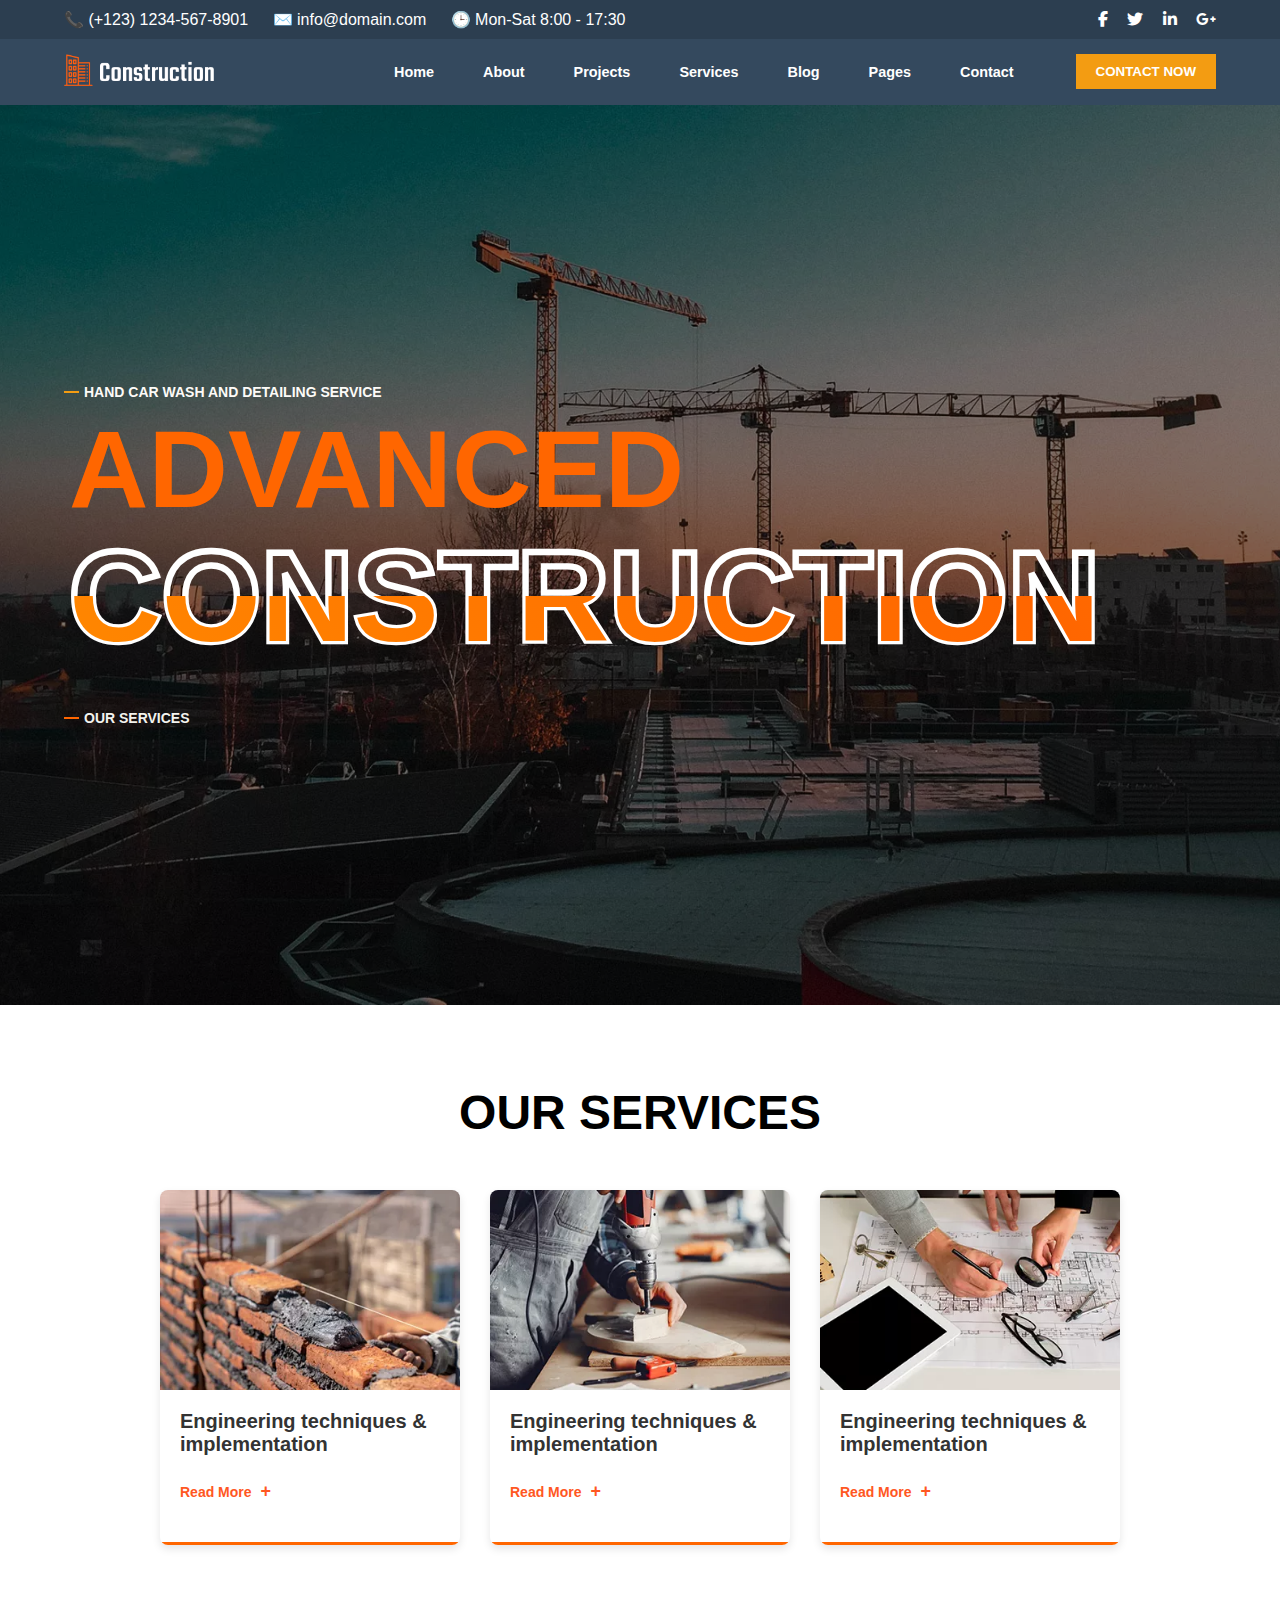
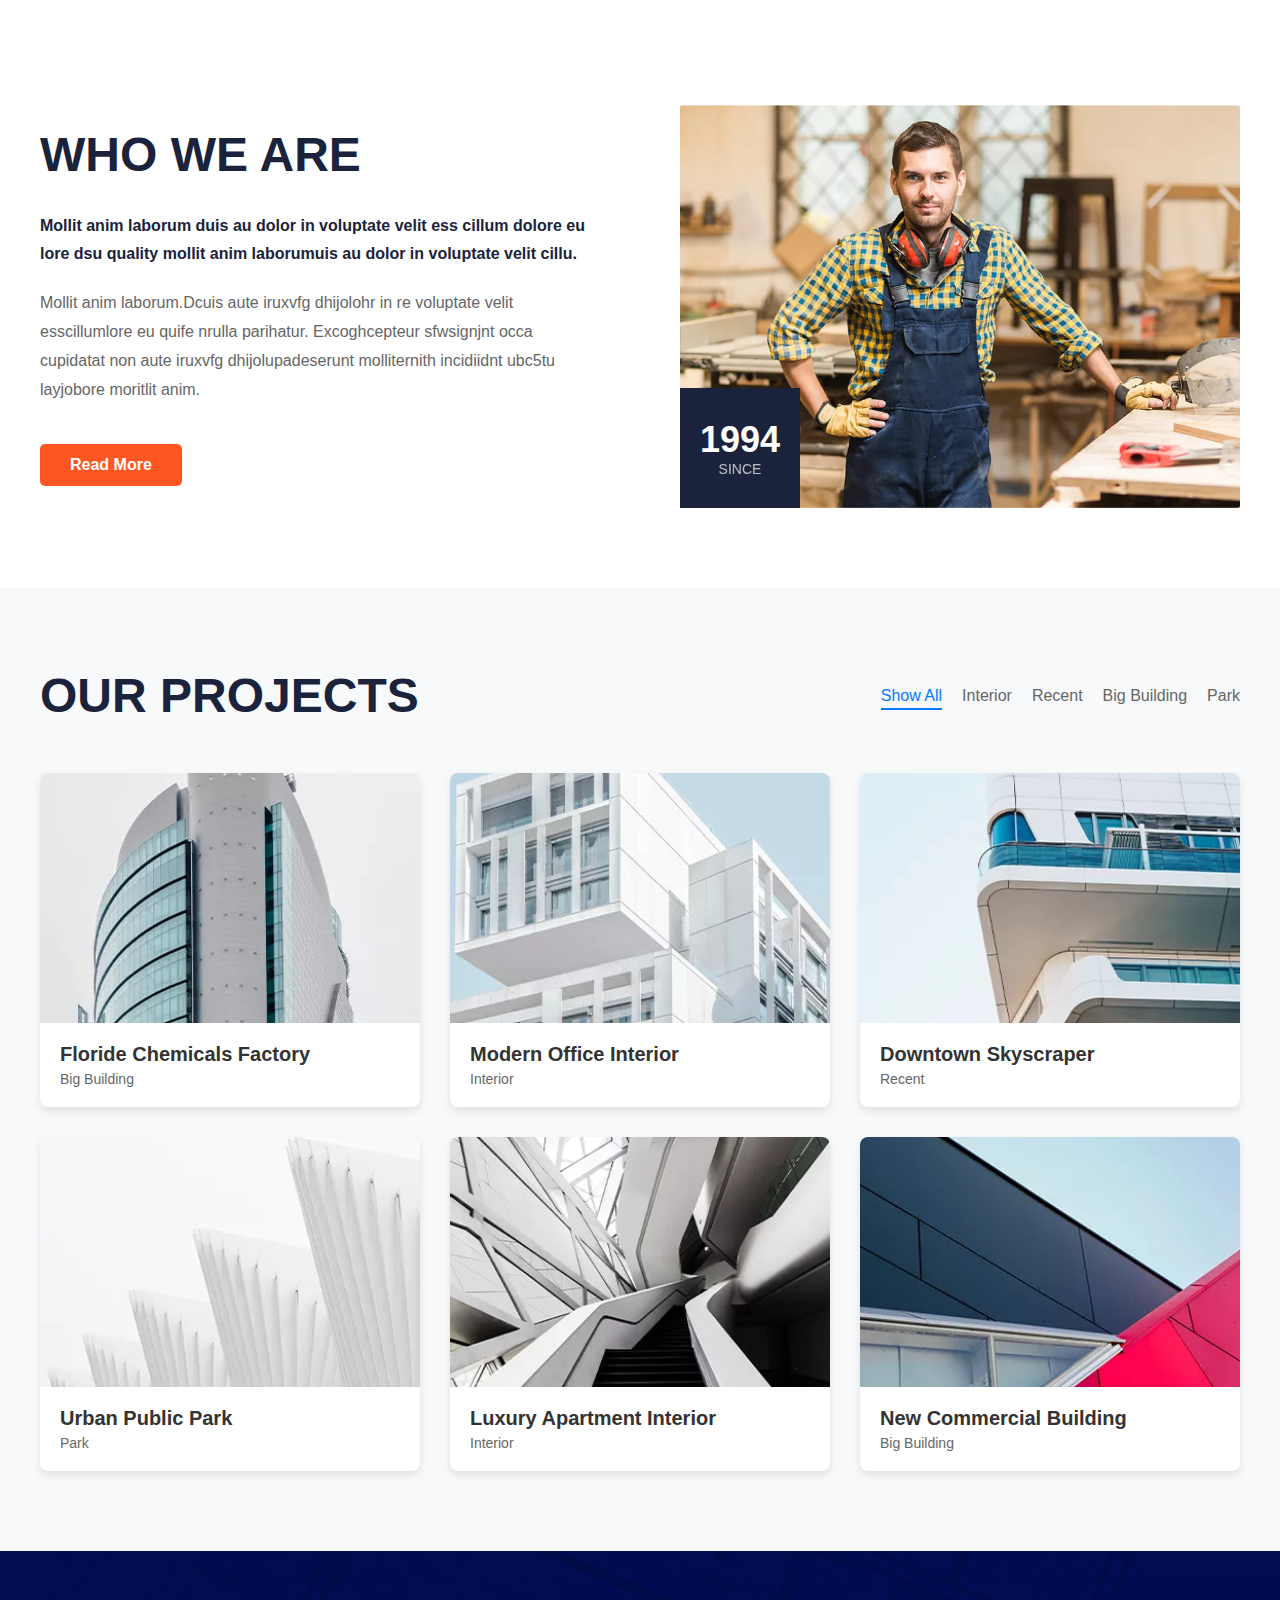
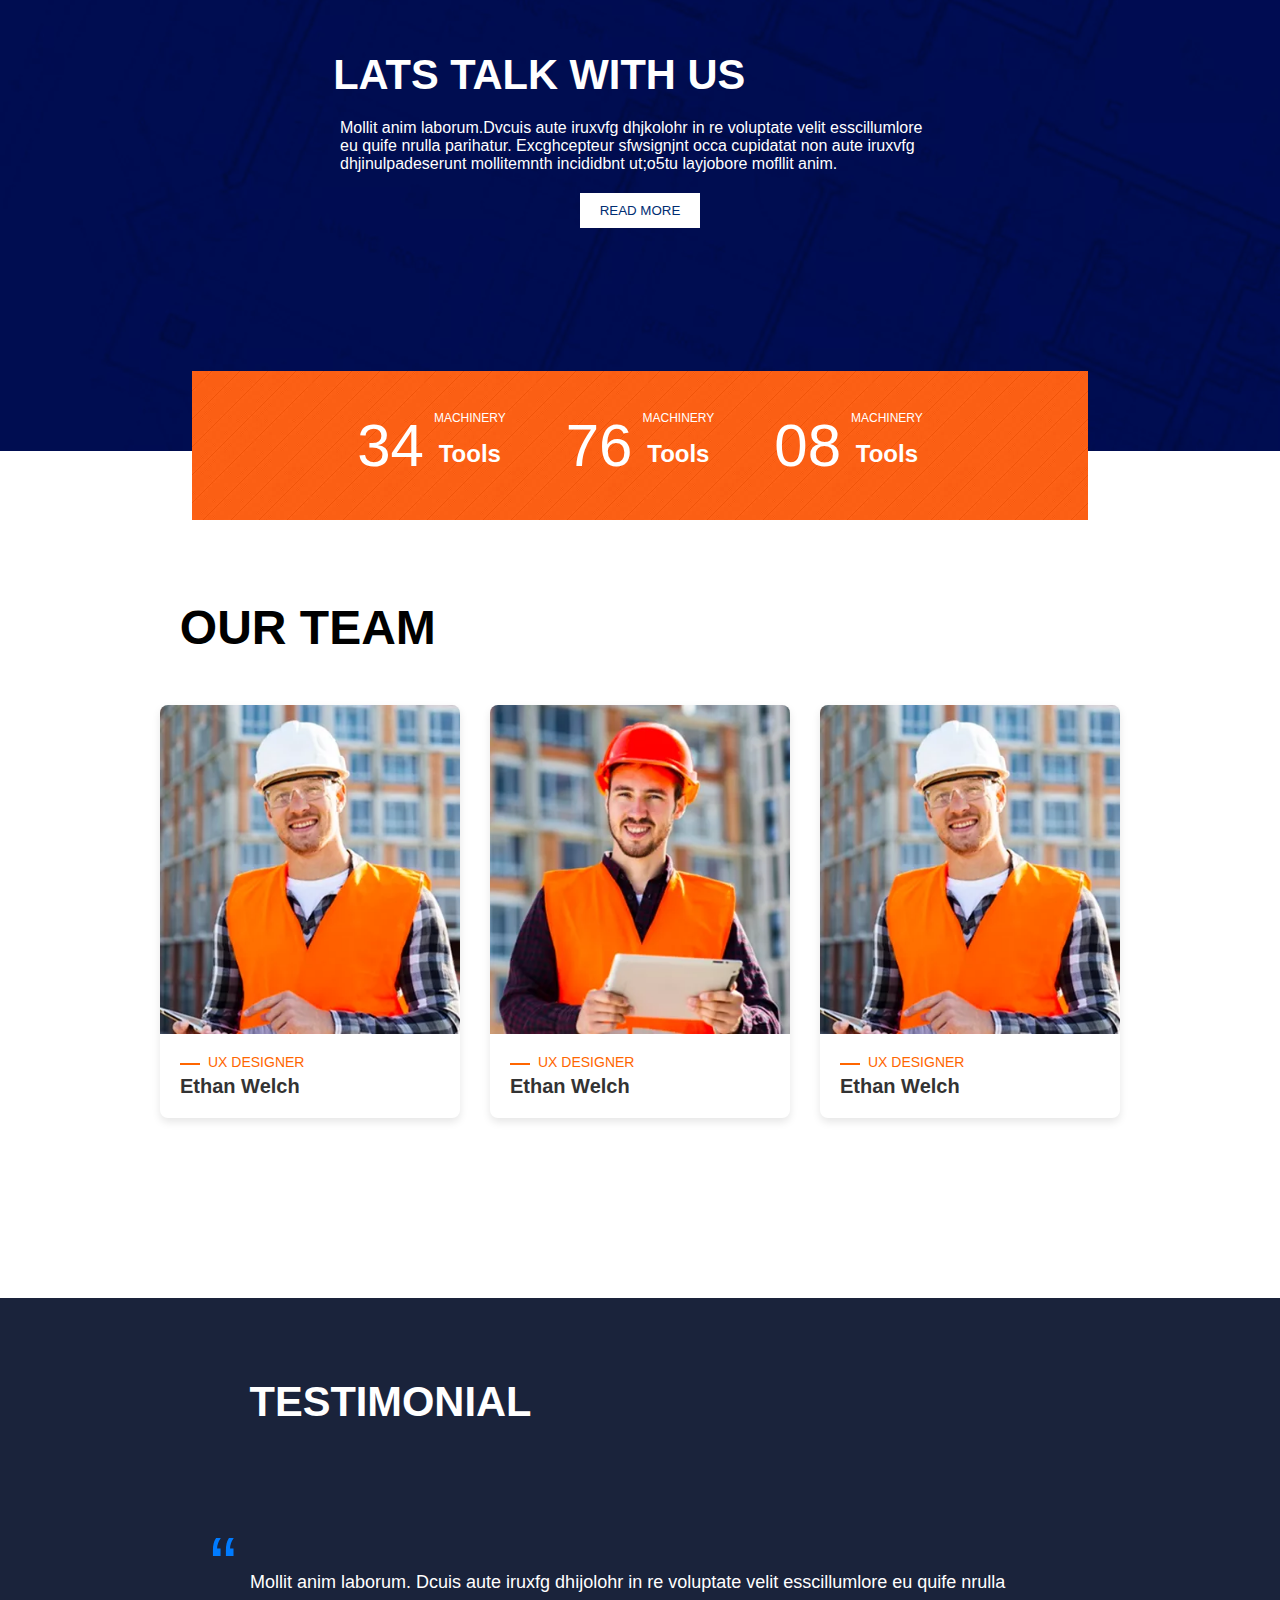
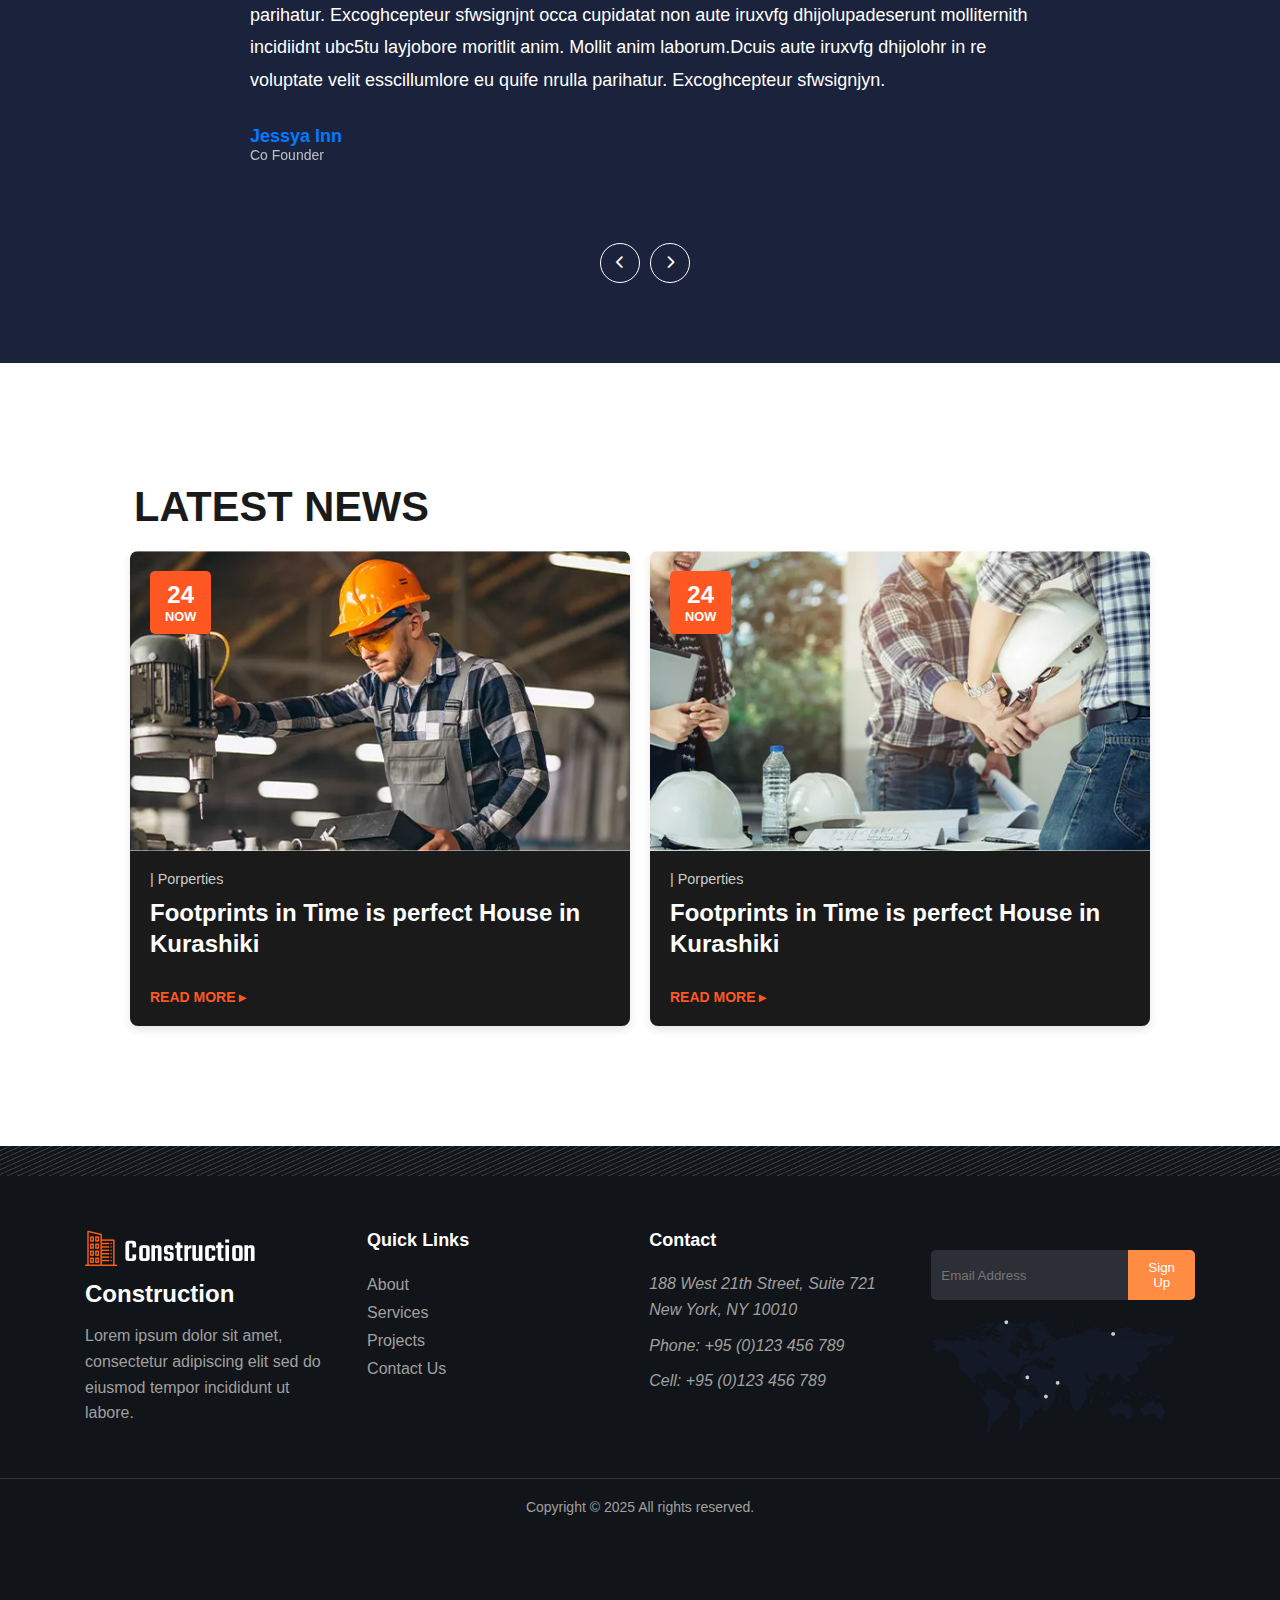
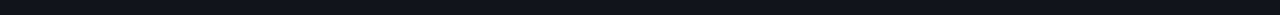
<file: index.html>
<!DOCTYPE html>
<html lang="en">
<head>
    <meta charset="UTF-8">
    <meta name="viewport" content="width=device-width, initial-scale=1.0">
    <title>Construction Company</title>
 <link rel="stylesheet" href="style.css">
   <link rel="stylesheet" href="https://cdnjs.cloudflare.com/ajax/libs/font-awesome/6.1.1/css/all.min.css">

</head>
<body>
      <header class="top-bar">
    <div class="contact-info">
      <span>📞 (+123) 1234-567-8901</span>
      <span>✉️ info@domain.com</span>
      <span>🕒 Mon-Sat 8:00 - 17:30</span>
    </div>
    <div class="social-icons">
      <a href="#"><i class="fab fa-facebook-f"></i></a>
      <a href="#"><i class="fab fa-twitter"></i></a>
      <a href="#"><i class="fab fa-linkedin-in"></i></a>
      <a href="#"><i class="fab fa-google-plus-g"></i></a>
    </div>
    <div class="menu-icon" onclick="toggleTopInfo()">
      <i class="fas fa-bars"></i>
    </div>
  </header>

  <div class="top-content" id="topContent">
    <div class="contact-info-mobile">
      <span>📞 (+123) 1234-567-8901</span>
      <span>✉️ info@domain.com</span>
      <span>🕒 Mon-Sat 8:00 - 17:30</span>
    </div>
    <div class="social-icons-mobile">
      <a href="#"><i class="fab fa-facebook-f"></i></a>
      <a href="#"><i class="fab fa-twitter"></i></a>
      <a href="#"><i class="fab fa-linkedin-in"></i></a>
      <a href="#"><i class="fab fa-google-plus-g"></i></a>
    </div>
  </div>

  <script>
    function toggleTopInfo() {
      const topContent = document.getElementById('topContent');
      topContent.classList.toggle('show');
    }
  </script>


  <nav class="navbar">
    <div class="logo">
      <img src="logo.png" alt="Logo" />
    </div>

    <div class="menu-toggle" id="menu-toggle">
      <i class="fas fa-bars"></i>
    </div>

    <div class="navi" id="navi">
      <ul class="nav-links">
        <li><a href="index.html">Home</a></li>
        <li><a href="about.html">About</a></li>
        <li><a href="project.html">Projects</a></li>
        <li><a href="services.html">Services</a></li>

        <li class="dropdown">
          <a href="blog.html">Blog</a>
          <ul class="dropdown-menu">
            <li><a href="blog.html">Blog </a></li>
            <li><a href="single-blog.html">Blog Details</a></li>
          </ul>
        </li>

        <li class="dropdown">
          <a href="#">Pages</a>
          <ul class="dropdown-menu">
            <li><a href="element.html">Elements</a></li>
            <li><a href="project-detail.html">Project Details</a></li>
            <li><a href="service-detail.html">Services Details</a></li>
          </ul>
        </li>

        <li><a href="contact.html">Contact</a></li>
      </ul>

      <button class="contact-btn">CONTACT NOW</button>
    </div>
  </nav>
    <script>
    const menuToggle = document.getElementById("menu-toggle");
    const navi = document.getElementById("navi");

    menuToggle.addEventListener("click", () => {
      navi.classList.toggle("active");
    });
  </script>

    <div class="hero-section">
        <div class="hero-content">
            <p class="subtitle">HAND CAR WASH AND DETAILING SERVICE</p>
            <h1>ADVANCED</h1>
<div class="body-bg">
  <div class="construction-container">
    <div class="text-outline">CONSTRUCTION</div>
    <div class="text-fill">CONSTRUCTION</div>
  </div>
</div>
            <p class="services-text">OUR SERVICES</p>
        </div>
    </div>


<section class="services-section">
  <div class="container">
    <h2 class="services-title">Our Services</h2>
    <div class="services-container">
      
      <div class="service-card">
        <img src="servicess3.png" alt="Engineering techniques and implementation" class="service-image">
        <div class="service-content">
          <h3 class="service-heading">Engineering techniques & implementation</h3>
          <a href="service-detail.html" class="read-more">Read More <span class="plus-icon">+</span></a>
        </div>
        <div class="card-divider"></div>
      </div>
      
      <div class="service-card">
        <img src="servicess2.png" alt="Engineering techniques and implementation" class="service-image">
        <div class="service-content">
          <h3 class="service-heading">Engineering techniques & implementation</h3>
          <a href="service-detail.html" class="read-more">Read More <span class="plus-icon">+</span></a>
        </div>
        <div class="card-divider"></div>
      </div>
      
      <div class="service-card">
        <img src="servicess1.png" alt="Engineering techniques and implementation" class="service-image">
        <div class="service-content">
          <h3 class="service-heading">Engineering techniques & implementation</h3>
          <a href="service-detail.html" class="read-more">Read More <span class="plus-icon">+</span></a>
        </div>
        <div class="card-divider"></div>
      </div>
      
    </div>
  </div>
</section>





<section class="about-section">
  <div class="about-container">
    <div class="about-content">
      <h2 class="about-title">Who We Are</h2>
      <p class="about-text bold-text">Mollit anim laborum duis au dolor in voluptate velit ess cillum dolore eu lore dsu quality mollit anim laborumuis au dolor in voluptate velit cillu.</p>
      <p class="about-text">Mollit anim laborum.Dcuis aute iruxvfg dhijolohr in re voluptate velit esscillumlore eu quife nrulla parihatur. Excoghcepteur sfwsignjnt occa cupidatat non aute iruxvfg dhijolupadeserunt molliternith incidiidnt ubc5tu layjobore moritlit anim.</p>
      <a href="#" class="read-more-btn">Read More</a>
    </div>
    <div class="about-image-container">
      <img src="safe_in.png" alt="A construction worker" class="about-image">
      <div class="year-badge">
        <span class="year">1994</span>
        <span class="since">Since</span>
      </div>
    </div>
  </div>
</section>




<section class="projects-section">
  <div class="projects-header">
    <h2 class="projects-title">Our Projects</h2>
    <div class="filter-menu">
      <span class="active" data-filter="all">Show All</span>
      <span data-filter="interior">Interior</span>
      <span data-filter="recent">Recent</span>
      <span data-filter="big-building">Big Building</span>
      <span data-filter="park">Park</span>
    </div>
  </div>
  
  <div class="projects-grid">
    
    <div class="project-card" data-category="big-building">
      <img src="project1.png" alt="Project 1" class="project-image">
      <div class="project-info">
        <h3 class="project-name">Floride Chemicals Factory</h3>
        <p class="project-category">Big Building</p>
      </div>
    </div>
    
    <div class="project-card" data-category="interior">
      <img src="project2.png" alt="Project 2" class="project-image">
      <div class="project-info">
        <h3 class="project-name">Modern Office Interior</h3>
        <p class="project-category">Interior</p>
      </div>
    </div>
    
    <div class="project-card" data-category="recent">
      <img src="project3.png" alt="Project 3" class="project-image">
      <div class="project-info">
        <h3 class="project-name">Downtown Skyscraper</h3>
        <p class="project-category">Recent</p>
      </div>
    </div>
    
    <div class="project-card" data-category="park">
      <img src="project4.png" alt="Project 4" class="project-image">
      <div class="project-info">
        <h3 class="project-name">Urban Public Park</h3>
        <p class="project-category">Park</p>
      </div>
    </div>
    
    <div class="project-card" data-category="interior">
      <img src="project5.png" alt="Project 5" class="project-image">
      <div class="project-info">
        <h3 class="project-name">Luxury Apartment Interior</h3>
        <p class="project-category">Interior</p>
      </div>
    </div>
    
    <div class="project-card" data-category="big-building">
      <img src="project6.png" alt="Project 6" class="project-image">
      <div class="project-info">
        <h3 class="project-name">New Commercial Building</h3>
        <p class="project-category">Big Building</p>
      </div>
    </div>
    
  </div>
</section>
<script>document.addEventListener('DOMContentLoaded', () => {
  const filterButtons = document.querySelectorAll('.filter-menu span');
  const projectCards = document.querySelectorAll('.project-card');

  filterButtons.forEach(button => {
    button.addEventListener('click', () => {
      filterButtons.forEach(btn => btn.classList.remove('active'));
      button.classList.add('active');

      const filterValue = button.getAttribute('data-filter');

      projectCards.forEach(card => {
        if (filterValue === 'all') {
          card.style.display = 'block';
        } else {
          if (card.getAttribute('data-category') === filterValue) {
            card.style.display = 'block';
          } else {
            card.style.display = 'none';
          }
        }
      });
    });
  });
});</script>












<section class="hero-sec">
  <h1>LATS TALK WITH US</h1>
<p>Mollit anim laborum.Dvcuis aute iruxvfg dhjkolohr in re voluptate velit esscillumlore eu quife nrulla parihatur. Excghcepteur sfwsignjnt occa cupidatat non aute iruxvfg dhjinulpadeserunt mollitemnth incididbnt ut;o5tu layjobore mofllit anim.</p>
  <button class="btn">READ MORE</button>
</section>

<section class="stats-section">
  <div class="stats-sec">
    <div class="stat-number">34</div>
  <div class="stat-box">
    <div class="stat-category">MACHINERY</div>
    <div class="stat-label">Tools</div>
  </div></div>

  <div class="stats-sec">
      <div class="stat-number">76</div>

  <div class="stat-box">
    
    <div class="stat-category">MACHINERY</div>
    <div class="stat-label">Tools</div>
  </div>
  </div>
    <div class="stats-sec">
    <div class="stat-number">08</div>

  <div class="stat-box">
    <div class="stat-category">MACHINERY</div>
    <div class="stat-label">Tools</div>
  </div></div>
</section>



<section class="team-section">
  <div class="containr">
    <h2 class="title1">Our Team</h2>
    <div class="team-container">
      
      <div class="team-member-card">
        <img src="team1.png" alt="Team Member 1" class="member-image">
        <div class="member-info">
          <p class="member-role">UX Designer</p>
          <h3 class="member-name">Ethan Welch</h3>
        </div>
      </div>
      
      <div class="team-member-card">
        <img src="team3.png" alt="Team Member 2" class="member-image">
        <div class="member-info">
          <p class="member-role">UX Designer</p>
          <h3 class="member-name">Ethan Welch</h3>
        </div>
      </div>
      
      <div class="team-member-card">
        <img src="team1.png" alt="Team Member 3" class="member-image">
        <div class="member-info">
          <p class="member-role">UX Designer</p>
          <h3 class="member-name">Ethan Welch</h3>
        </div>
      </div>
      
    </div>
  </div>
</section>


<section class="testimonial-section">
  <div class="testimonial-container">
    <h3 class="section-subtitle" style=" width: calc(100% - 50px); margin-left: calc(15% - 100px);font-size: calc(1rem + 2vw);top: calc(10px + 2%);">Testimonial</h3>

    <div class="testimonial-card">
      <span class="quote-icon">“</span>
      <p class="testimonial-text">Mollit anim laborum. Dcuis aute iruxfg dhijolohr in re voluptate velit esscillumlore eu quife nrulla parihatur. Excoghcepteur sfwsignjnt occa cupidatat non aute iruxvfg dhijolupadeserunt molliternith incidiidnt ubc5tu layjobore moritlit anim. Mollit anim laborum.Dcuis aute iruxvfg dhijolohr in re voluptate velit esscillumlore eu quife nrulla parihatur. Excoghcepteur sfwsignjyn.</p>
      <div class="testimonial-author">
        <span class="author-name">Jessya Inn</span>
        <span class="author-title">Co Founder</span>
      </div>
    </div>

    <div class="testimonial-card">
      <span class="quote-icon">“</span>
      <p class="testimonial-text">
Mollit anim laborum. Dcuis aute iruxvfg dhijolohr in re voluptate velit esscillumlore eu quife nrulla parihatur. Excoghcepteur sfwsignjnt occa cupidatat non aute iruxvfg dhijolupadeserunt molliternith incidiidnt ubc5tu layjobore moritlit anim. Mollit anim laborum.Dcuis aute iruxvfg dhijolohr in re voluptate velit esscillumlore eu quife nrulla parihatur. Excoghcepteur sfwsignjyn.</p>
      <div class="testimonial-author">
        <span class="author-name">Jane Doe</span>
        <span class="author-title">CEO</span>
      </div>
    </div>

    <div class="testimonial-card">
      <span class="quote-icon">“</span>
      <p class="testimonial-text">
Mollit anim laborum. Dcuis aute iruxvfg dhijolohr in re voluptate velit esscillumlore eu quife nrulla parihatur. Excoghcepteur sfwsignjnt occa cupidatat non aute iruxvfg dhijolupadeserunt molliternith incidiidnt ubc5tu layjobore moritlit anim. Mollit anim laborum.Dcuis aute iruxvfg dhijolohr in re voluptate velit esscillumlore eu quife nrulla parihatur. Excoghcepteur sfwsignjyn.</p>
      <div class="testimonial-author">
        <span class="author-name">John Smith</span>
        <span class="author-title">Developer</span>
      </div>
    </div>

    <div class="testimonial-navigation">
      <button class="nav-button prev">
        <i class="fas fa-chevron-left"></i>
      </button>
      <button class="nav-button next">
        <i class="fas fa-chevron-right"></i>
      </button>
    </div>
  </div>
</section>
<script>document.addEventListener('DOMContentLoaded', function () {
    const testimonials = document.querySelectorAll('.testimonial-card');
    const prevButton = document.querySelector('.prev');
    const nextButton = document.querySelector('.next');
    let currentIndex = 0;

    function showTestimonial(index) {
        testimonials.forEach(testimonial => {
            testimonial.style.display = 'none';
        });

        if (testimonials[index]) {
            testimonials[index].style.display = 'block';
        }
    }

    function showNextTestimonial() {
        currentIndex++;
        if (currentIndex >= testimonials.length) {
            currentIndex = 0; 
        }
        showTestimonial(currentIndex);
    }

    function showPrevTestimonial() {
        currentIndex--;
        if (currentIndex < 0) {
            currentIndex = testimonials.length - 1; 
        }
        showTestimonial(currentIndex);
    }

    if (nextButton) {
        nextButton.addEventListener('click', showNextTestimonial);
    }

    if (prevButton) {
        prevButton.addEventListener('click', showPrevTestimonial);
    }

    showTestimonial(currentIndex);
});</script>


 <div class="news-container">
        <h1 class="news-heading">LATEST NEWS</h1>
        <div class="articles">
            <div class="article">
                <div class="article-image-container">
                    <img src="david_1.png" alt="A construction worker wearing a hard hat" class="article-image">
                    <div class="date-badge">
                        <div class="day">24</div>
                        <div class="status">Now</div>
                    </div>
                </div>
                <div class="article-content">
                    <div class="article-meta">| Porperties</div>
                    <h2 class="article-title">Footprints in Time is perfect House in Kurashiki</h2>
                    <a href="service-detail.html" class="read-more">READ MORE ▸</a>
                </div>
            </div>

            <div class="article">
                <div class="article-image-container">
                    <img src="david_2.png" alt="Construction workers shaking hands" class="article-image">
                    <div class="date-badge">
                        <div class="day">24</div>
                        <div class="status">Now</div>
                    </div>
                </div>
                <div class="article-content">
                    <div class="article-meta">| Porperties</div>
                    <h2 class="article-title">Footprints in Time is perfect House in Kurashiki</h2>
                    <a href="service-detail.html" class="read-more">READ MORE ▸</a>
                </div>
            </div>
        </div>
    </div>

<a href="#" id="scroll-to-top-button">
    <span class="arrow-up"></span>
</a>

<script>
const scrollToTopBtn = document.getElementById("scroll-to-top-button");

window.addEventListener("scroll", () => {
    if (document.body.scrollTop > 300 || document.documentElement.scrollTop > 300) {
        scrollToTopBtn.classList.add("show");
    } else {
        scrollToTopBtn.classList.remove("show");
    }
});

scrollToTopBtn.addEventListener("click", (e) => {
    e.preventDefault();
    
    const duration = 1500; 
    const startingY = window.pageYOffset;
    const diff = startingY;
    let start;

    window.requestAnimationFrame(function step(timestamp) {
        if (!start) start = timestamp;
        
        const time = timestamp - start;
        const percent = Math.min(time / duration, 1);
        
        window.scrollTo(0, startingY - diff * percent);

        if (time < duration) {
            window.requestAnimationFrame(step);
        }
    });
});</script>
    <footer class="site-footer">
              <img src="arrow_testimonial.png" alt="" class="footer-img">

  <div class="continer">
    <div class="footer-columns">
      <div class="footer-column">
        <div class="logo-and-description">
          <img src="logo2_footer.png" alt="Construction Logo">
          <h3 class="company-name">Construction</h3>
          <p class="company-description">
            Lorem ipsum dolor sit amet, consectetur adipiscing elit sed do eiusmod tempor incididunt ut labore.
          </p>
        </div>
      </div>
      <div class="footer-column">
        <h4 class="column-title">Quick Links</h4>
        <ul class="quick-links-list">
          <li><a href="#">About</a></li>
          <li><a href="#">Services</a></li>
          <li><a href="#">Projects</a></li>
          <li><a href="#">Contact Us</a></li>
        </ul>
      </div>
      <div class="footer-column">
        <h4 class="column-title">Contact</h4>
        <address class="contact-info">
          <p>188 West 21th Street, Suite 721 New York, NY 10010</p>
          <p>Phone: +95 (0)123 456 789</p>
          <p>Cell: +95 (0)123 456 789</p>
        </address>
      </div>
            <div class="footer-column">

        <div class="newsletter-signup">
          <input type="email" placeholder="Email Address">
          <button type="submit">Sign Up</button>
        </div>
        <div class="map-image">
          <img src="map-footer.png" alt="World Map with locations">
        </div>
      </div>
    </div>
  </div>
  <div class="copyright-bar">
  <p class="copyright">
       
            Copyright &copy; 2025 All rights reserved.
   
    </p>
  </div>
</footer>
</body>
</html>
</file>
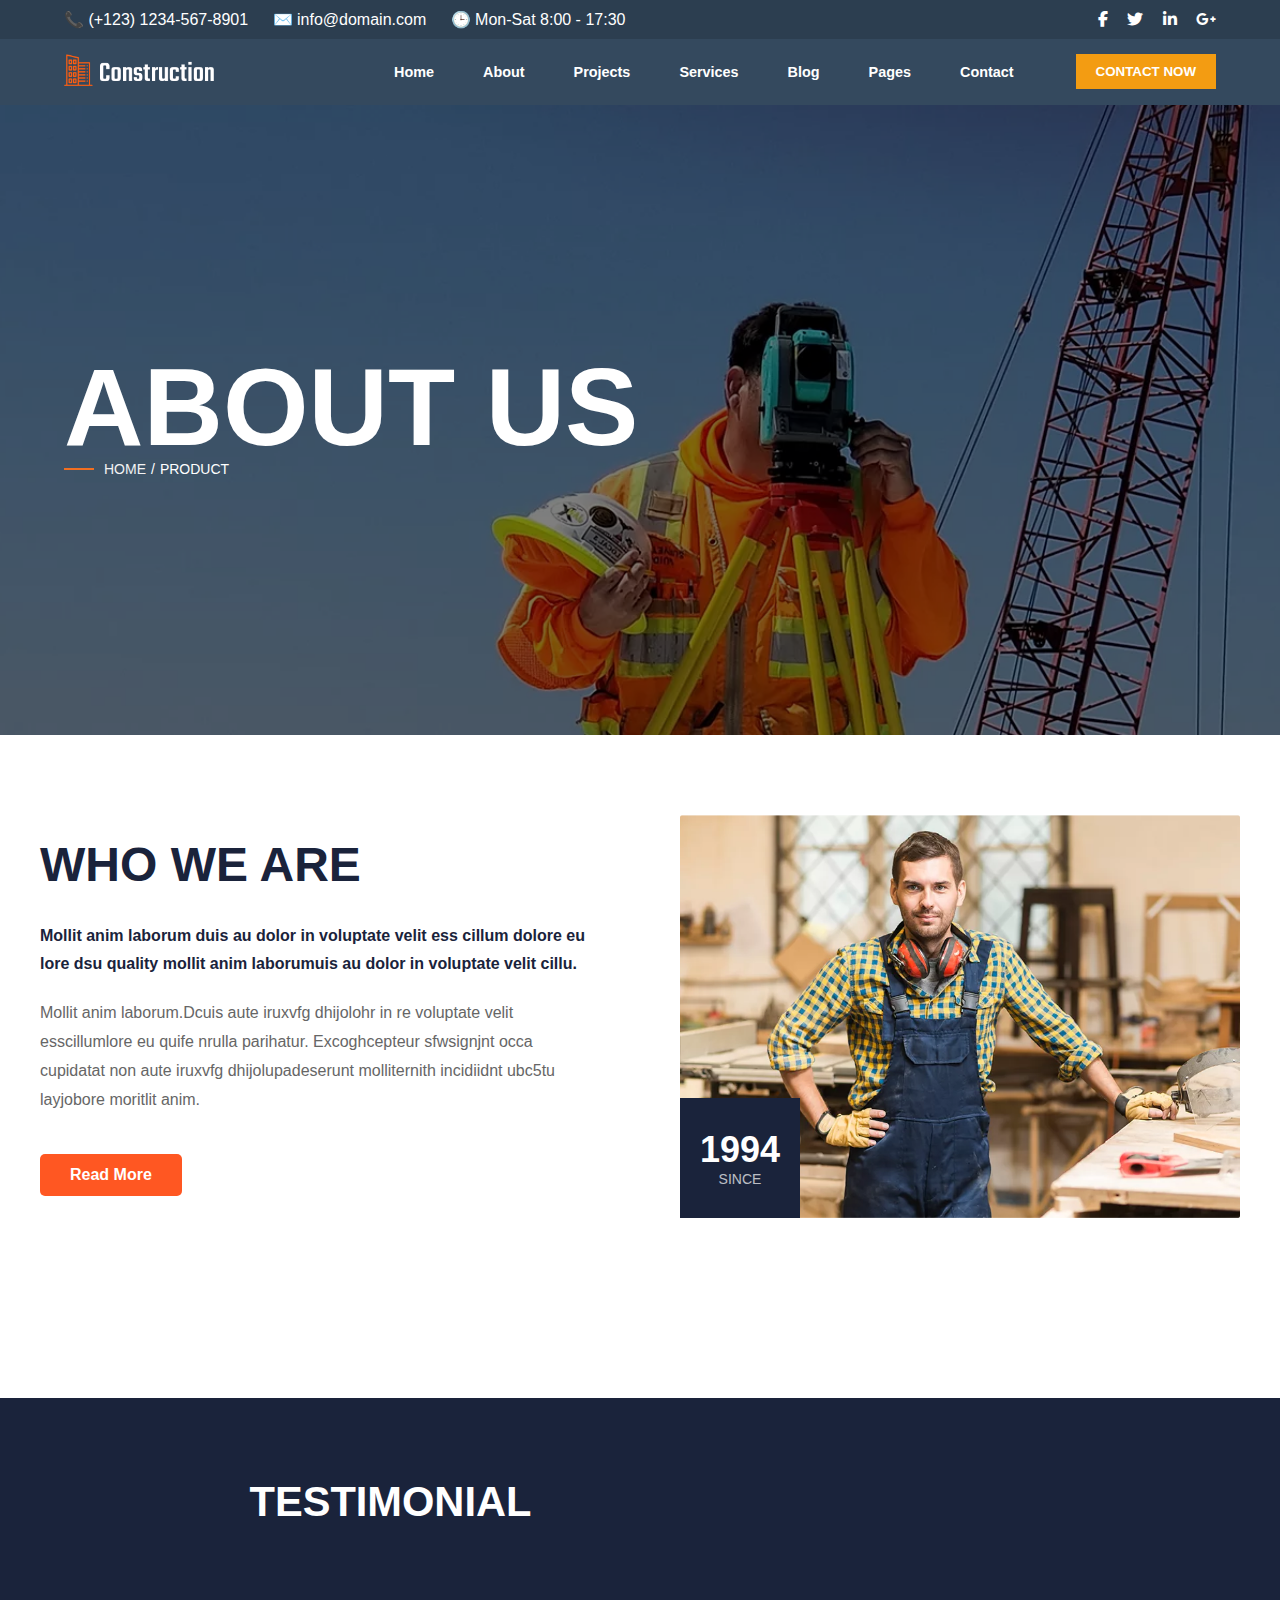
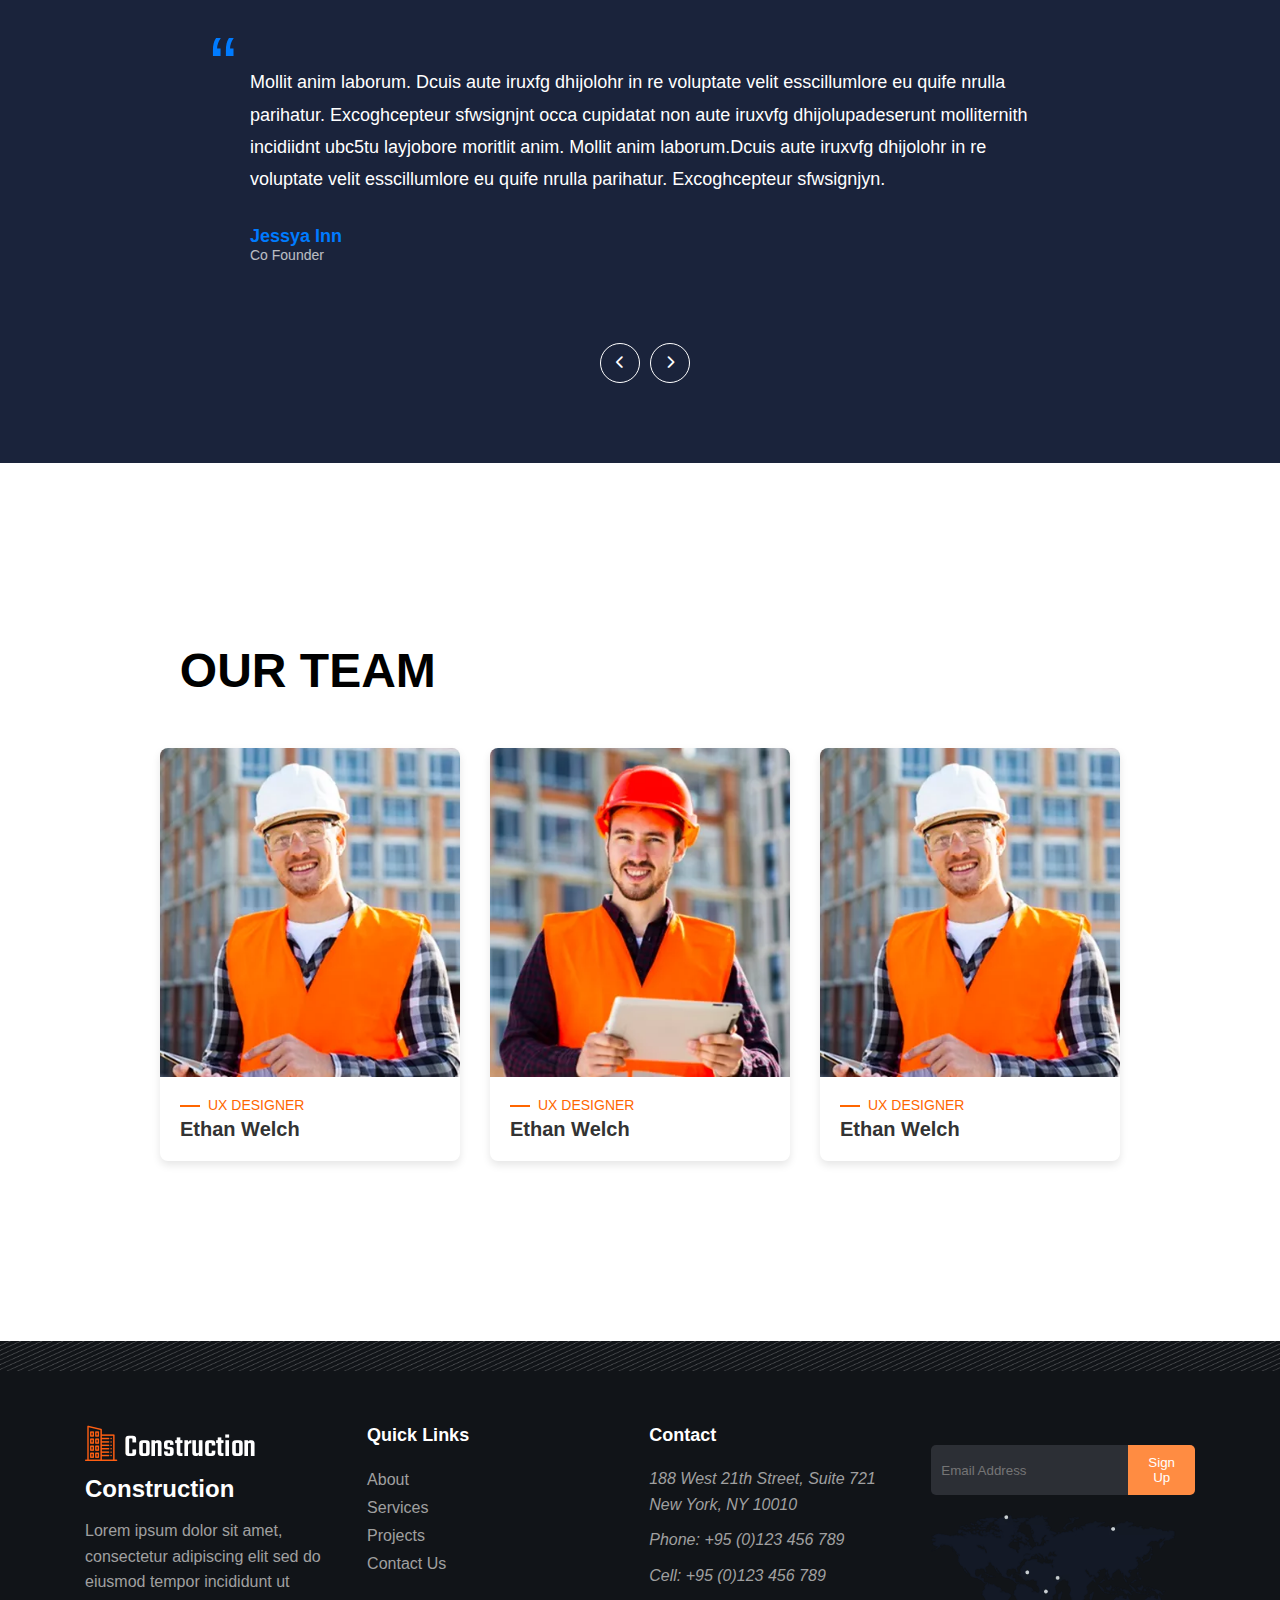
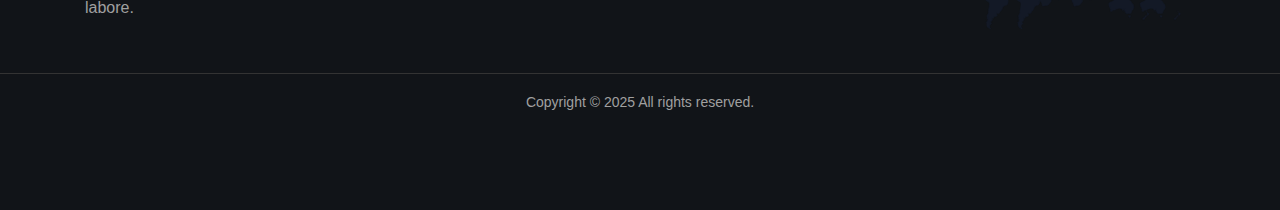
<file: about.html>
<!DOCTYPE html>
<html lang="en">
<head>
    <meta charset="UTF-8">
    <meta name="viewport" content="width=device-width, initial-scale=1.0">
    <title>About</title>
 <link rel="stylesheet" href="about-style.css">
   <link rel="stylesheet" href="https://cdnjs.cloudflare.com/ajax/libs/font-awesome/6.1.1/css/all.min.css">

</head>
<body>
      <header class="top-bar">
    <div class="contact-info">
      <span>📞 (+123) 1234-567-8901</span>
      <span>✉️ info@domain.com</span>
      <span>🕒 Mon-Sat 8:00 - 17:30</span>
    </div>
    <div class="social-icons">
      <a href="#"><i class="fab fa-facebook-f"></i></a>
      <a href="#"><i class="fab fa-twitter"></i></a>
      <a href="#"><i class="fab fa-linkedin-in"></i></a>
      <a href="#"><i class="fab fa-google-plus-g"></i></a>
    </div>
    <div class="menu-icon" onclick="toggleTopInfo()">
      <i class="fas fa-bars"></i>
    </div>
  </header>

  <div class="top-content" id="topContent">
    <div class="contact-info-mobile">
      <span>📞 (+123) 1234-567-8901</span>
      <span>✉️ info@domain.com</span>
      <span>🕒 Mon-Sat 8:00 - 17:30</span>
    </div>
    <div class="social-icons-mobile">
      <a href="#"><i class="fab fa-facebook-f"></i></a>
      <a href="#"><i class="fab fa-twitter"></i></a>
      <a href="#"><i class="fab fa-linkedin-in"></i></a>
      <a href="#"><i class="fab fa-google-plus-g"></i></a>
    </div>
  </div>

  <script>
    function toggleTopInfo() {
      const topContent = document.getElementById('topContent');
      topContent.classList.toggle('show');
    }
  </script>


  <nav class="navbar">
    <div class="logo">
      <img src="logo.png" alt="Logo" />
    </div>

    <div class="menu-toggle" id="menu-toggle">
      <i class="fas fa-bars"></i>
    </div>
 <div class="navi" id="navi">
      <ul class="nav-links">
        <li><a href="index.html">Home</a></li>
        <li><a href="about.html">About</a></li>
        <li><a href="project.html">Projects</a></li>
        <li><a href="services.html">Services</a></li>

        <li class="dropdown">
          <a href="blog.html">Blog</a>
          <ul class="dropdown-menu">
            <li><a href="blog.html">Blog </a></li>
            <li><a href="single-blog.html">Blog Details</a></li>
          </ul>
        </li>

        <li class="dropdown">
          <a href="#">Pages</a>
          <ul class="dropdown-menu">
            <li><a href="element.html">Elements</a></li>
            <li><a href="project-detail.html">Project Details</a></li>
            <li><a href="service-detail.html">Services Details</a></li>
          </ul>
        </li>

        <li><a href="contact.html">Contact</a></li>
      </ul>
      <button class="contact-btn">CONTACT NOW</button>
    </div>
  </nav>
    <script>
    const menuToggle = document.getElementById("menu-toggle");
    const navi = document.getElementById("navi");

    menuToggle.addEventListener("click", () => {
      navi.classList.toggle("active");
    });
  </script>

 <div class="hero-section">
  <div class="hero-content">
    <h1>ABOUT US</h1>
    <div class="breadcrumbs">
      <div class="line"></div>
      <a href="index.html" style="color: rgb(242, 242, 243); text-decoration: none;">HOME</a> / <span>PRODUCT</span>
    </div>
  </div>
</div>



<section class="about-section">
  <div class="about-container">
    <div class="about-content">
      <h2 class="about-title">Who We Are</h2>
      <p class="about-text bold-text">Mollit anim laborum duis au dolor in voluptate velit ess cillum dolore eu lore dsu quality mollit anim laborumuis au dolor in voluptate velit cillu.</p>
      <p class="about-text">Mollit anim laborum.Dcuis aute iruxvfg dhijolohr in re voluptate velit esscillumlore eu quife nrulla parihatur. Excoghcepteur sfwsignjnt occa cupidatat non aute iruxvfg dhijolupadeserunt molliternith incidiidnt ubc5tu layjobore moritlit anim.</p>
      <a href="#" class="read-more-btn">Read More</a>
    </div>
    <div class="about-image-container">
      <img src="safe_in.png" alt="A construction worker" class="about-image">
      <div class="year-badge">
        <span class="year">1994</span>
        <span class="since">Since</span>
      </div>
    </div>
  </div>
</section>




<section class="testimonial-section">
  <div class="testimonial-container">
    <h3 class="section-subtitle" style=" width: calc(100% - 50px); margin-left: calc(15% - 100px);font-size: calc(1rem + 2vw);top: calc(10px + 2%);">Testimonial</h3>

    <div class="testimonial-card">
      <span class="quote-icon">“</span>
      <p class="testimonial-text">Mollit anim laborum. Dcuis aute iruxfg dhijolohr in re voluptate velit esscillumlore eu quife nrulla parihatur. Excoghcepteur sfwsignjnt occa cupidatat non aute iruxvfg dhijolupadeserunt molliternith incidiidnt ubc5tu layjobore moritlit anim. Mollit anim laborum.Dcuis aute iruxvfg dhijolohr in re voluptate velit esscillumlore eu quife nrulla parihatur. Excoghcepteur sfwsignjyn.</p>
      <div class="testimonial-author">
        <span class="author-name">Jessya Inn</span>
        <span class="author-title">Co Founder</span>
      </div>
    </div>

    <div class="testimonial-card">
      <span class="quote-icon">“</span>
      <p class="testimonial-text">
Mollit anim laborum. Dcuis aute iruxvfg dhijolohr in re voluptate velit esscillumlore eu quife nrulla parihatur. Excoghcepteur sfwsignjnt occa cupidatat non aute iruxvfg dhijolupadeserunt molliternith incidiidnt ubc5tu layjobore moritlit anim. Mollit anim laborum.Dcuis aute iruxvfg dhijolohr in re voluptate velit esscillumlore eu quife nrulla parihatur. Excoghcepteur sfwsignjyn.</p>
      <div class="testimonial-author">
        <span class="author-name">Jane Doe</span>
        <span class="author-title">CEO</span>
      </div>
    </div>

    <div class="testimonial-card">
      <span class="quote-icon">“</span>
      <p class="testimonial-text">
Mollit anim laborum. Dcuis aute iruxvfg dhijolohr in re voluptate velit esscillumlore eu quife nrulla parihatur. Excoghcepteur sfwsignjnt occa cupidatat non aute iruxvfg dhijolupadeserunt molliternith incidiidnt ubc5tu layjobore moritlit anim. Mollit anim laborum.Dcuis aute iruxvfg dhijolohr in re voluptate velit esscillumlore eu quife nrulla parihatur. Excoghcepteur sfwsignjyn.</p>
      <div class="testimonial-author">
        <span class="author-name">John Smith</span>
        <span class="author-title">Developer</span>
      </div>
    </div>

    <div class="testimonial-navigation">
      <button class="nav-button prev">
        <i class="fas fa-chevron-left"></i>
      </button>
      <button class="nav-button next">
        <i class="fas fa-chevron-right"></i>
      </button>
    </div>
  </div>
</section>
<script>document.addEventListener('DOMContentLoaded', function () {
    const testimonials = document.querySelectorAll('.testimonial-card');
    const prevButton = document.querySelector('.prev');
    const nextButton = document.querySelector('.next');
    let currentIndex = 0;

    function showTestimonial(index) {
        testimonials.forEach(testimonial => {
            testimonial.style.display = 'none';
        });

        if (testimonials[index]) {
            testimonials[index].style.display = 'block';
        }
    }

    function showNextTestimonial() {
        currentIndex++;
        if (currentIndex >= testimonials.length) {
            currentIndex = 0; 
        }
        showTestimonial(currentIndex);
    }

    function showPrevTestimonial() {
        currentIndex--;
        if (currentIndex < 0) {
            currentIndex = testimonials.length - 1; 
        }
        showTestimonial(currentIndex);
    }

    if (nextButton) {
        nextButton.addEventListener('click', showNextTestimonial);
    }

    if (prevButton) {
        prevButton.addEventListener('click', showPrevTestimonial);
    }

    showTestimonial(currentIndex);
});</script>



<section class="team-section">
  <div class="containr">
    <h2 class="title1">Our Team</h2>
    <div class="team-container">
      
      <div class="team-member-card">
        <img src="team1.png" alt="Team Member 1" class="member-image">
        <div class="member-info">
          <p class="member-role">UX Designer</p>
          <h3 class="member-name">Ethan Welch</h3>
        </div>
      </div>
      
      <div class="team-member-card">
        <img src="team3.png" alt="Team Member 2" class="member-image">
        <div class="member-info">
          <p class="member-role">UX Designer</p>
          <h3 class="member-name">Ethan Welch</h3>
        </div>
      </div>
      
      <div class="team-member-card">
        <img src="team1.png" alt="Team Member 3" class="member-image">
        <div class="member-info">
          <p class="member-role">UX Designer</p>
          <h3 class="member-name">Ethan Welch</h3>
        </div>
      </div>
      
    </div>
  </div>
</section>


<a href="#" id="scroll-to-top-button">
    <span class="arrow-up"></span>
</a>

<script>
const scrollToTopBtn = document.getElementById("scroll-to-top-button");

window.addEventListener("scroll", () => {
    if (document.body.scrollTop > 300 || document.documentElement.scrollTop > 300) {
        scrollToTopBtn.classList.add("show");
    } else {
        scrollToTopBtn.classList.remove("show");
    }
});

scrollToTopBtn.addEventListener("click", (e) => {
    e.preventDefault();
    
    const duration = 1500; 
    const startingY = window.pageYOffset;
    const diff = startingY;
    let start;

    window.requestAnimationFrame(function step(timestamp) {
        if (!start) start = timestamp;
        
        const time = timestamp - start;
        const percent = Math.min(time / duration, 1);
        
        window.scrollTo(0, startingY - diff * percent);

        if (time < duration) {
            window.requestAnimationFrame(step);
        }
    });
});</script>

    <footer class="site-footer">
                <img src="arrow_testimonial.png" alt="" class="footer-img">

  <div class="continer">
    <div class="footer-columns">
      <div class="footer-column">
        <div class="logo-and-description">
          <img src="logo2_footer.png" alt="Construction Logo">
          <h3 class="company-name">Construction</h3>
          <p class="company-description">
            Lorem ipsum dolor sit amet, consectetur adipiscing elit sed do eiusmod tempor incididunt ut labore.
          </p>
        </div>
      </div>
      <div class="footer-column">
        <h4 class="column-title">Quick Links</h4>
        <ul class="quick-links-list">
          <li><a href="#">About</a></li>
          <li><a href="#">Services</a></li>
          <li><a href="#">Projects</a></li>
          <li><a href="#">Contact Us</a></li>
        </ul>
      </div>
      <div class="footer-column">
        <h4 class="column-title">Contact</h4>
        <address class="contact-info">
          <p>188 West 21th Street, Suite 721 New York, NY 10010</p>
          <p>Phone: +95 (0)123 456 789</p>
          <p>Cell: +95 (0)123 456 789</p>
        </address>
      </div>
            <div class="footer-column">

        <div class="newsletter-signup">
          <input type="email" placeholder="Email Address">
          <button type="submit">Sign Up</button>
        </div>
        <div class="map-image">
          <img src="map-footer.png" alt="World Map with locations">
        </div>
      </div>
    </div>
  </div>
  <div class="copyright-bar">
  <p class="copyright">
       
            Copyright &copy; 2025 All rights reserved.
   
    </p>
  </div>
</footer>
</body>
</html>
</file>
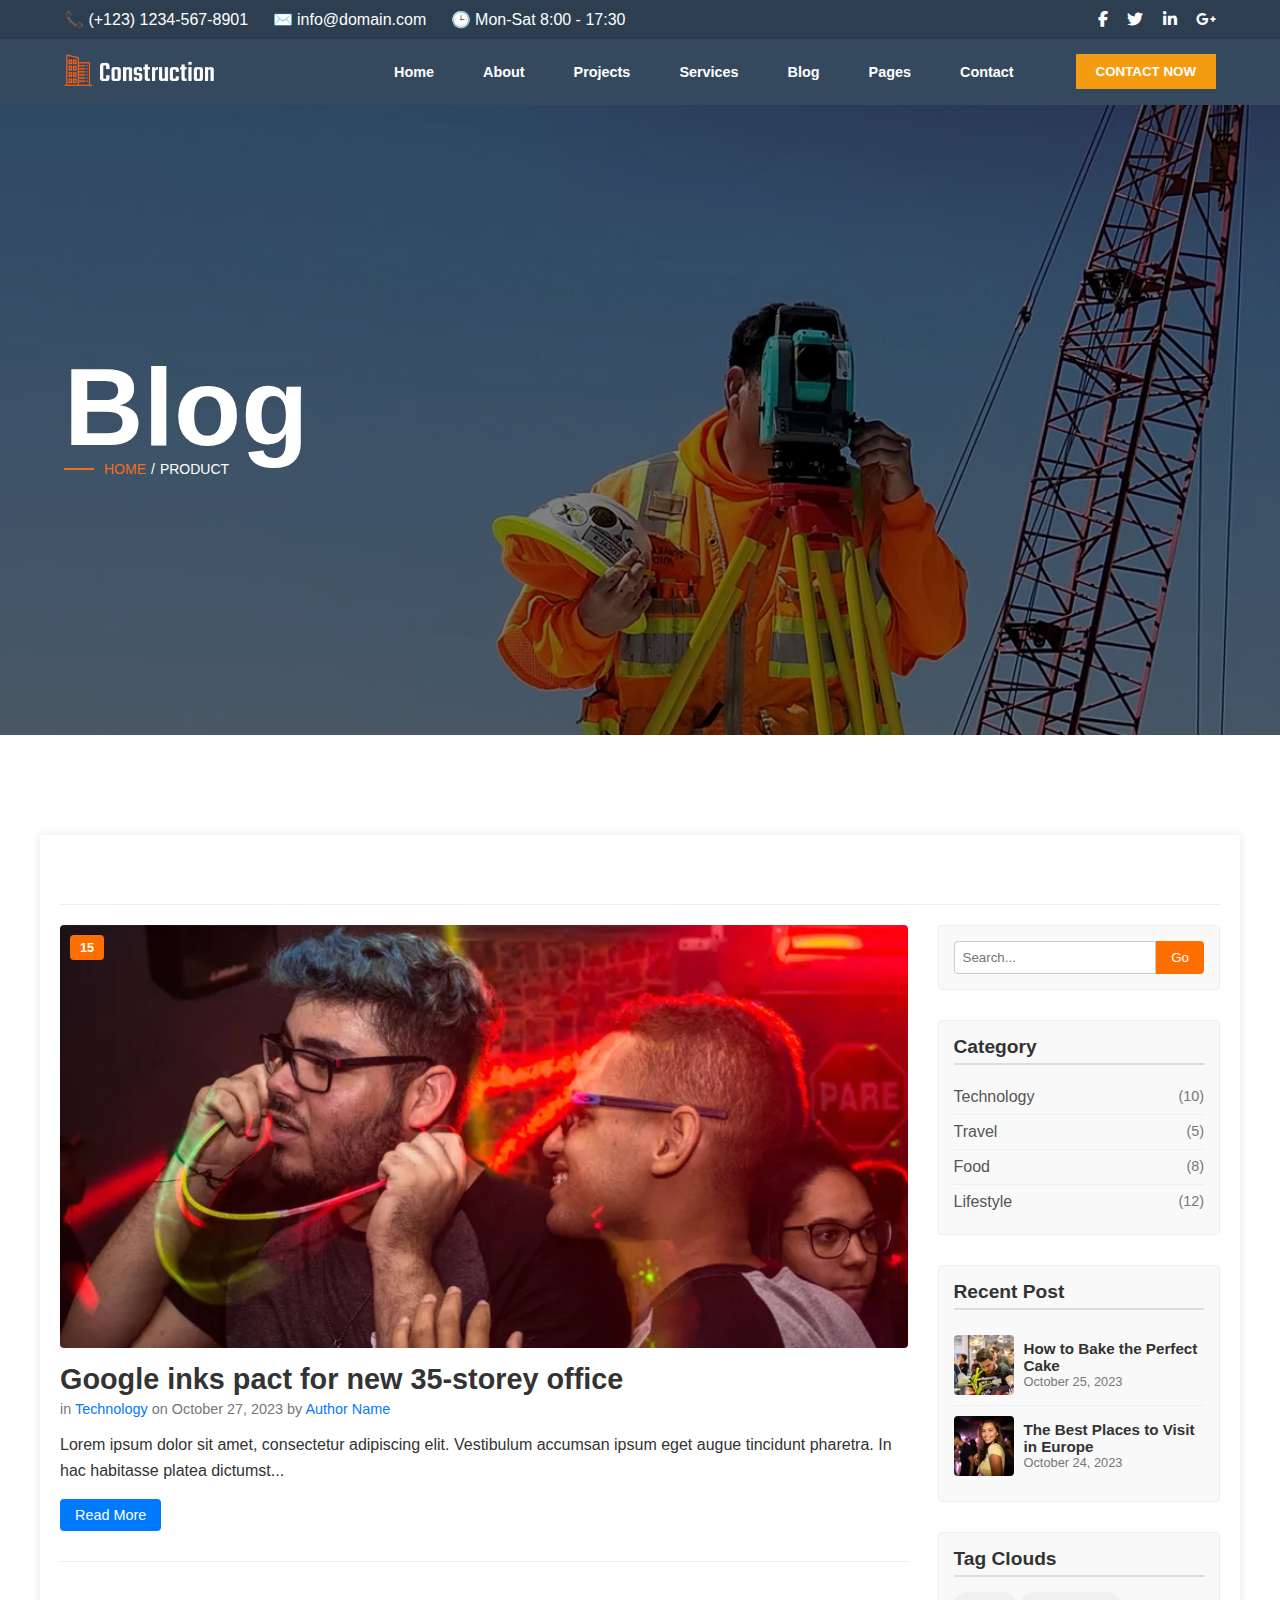
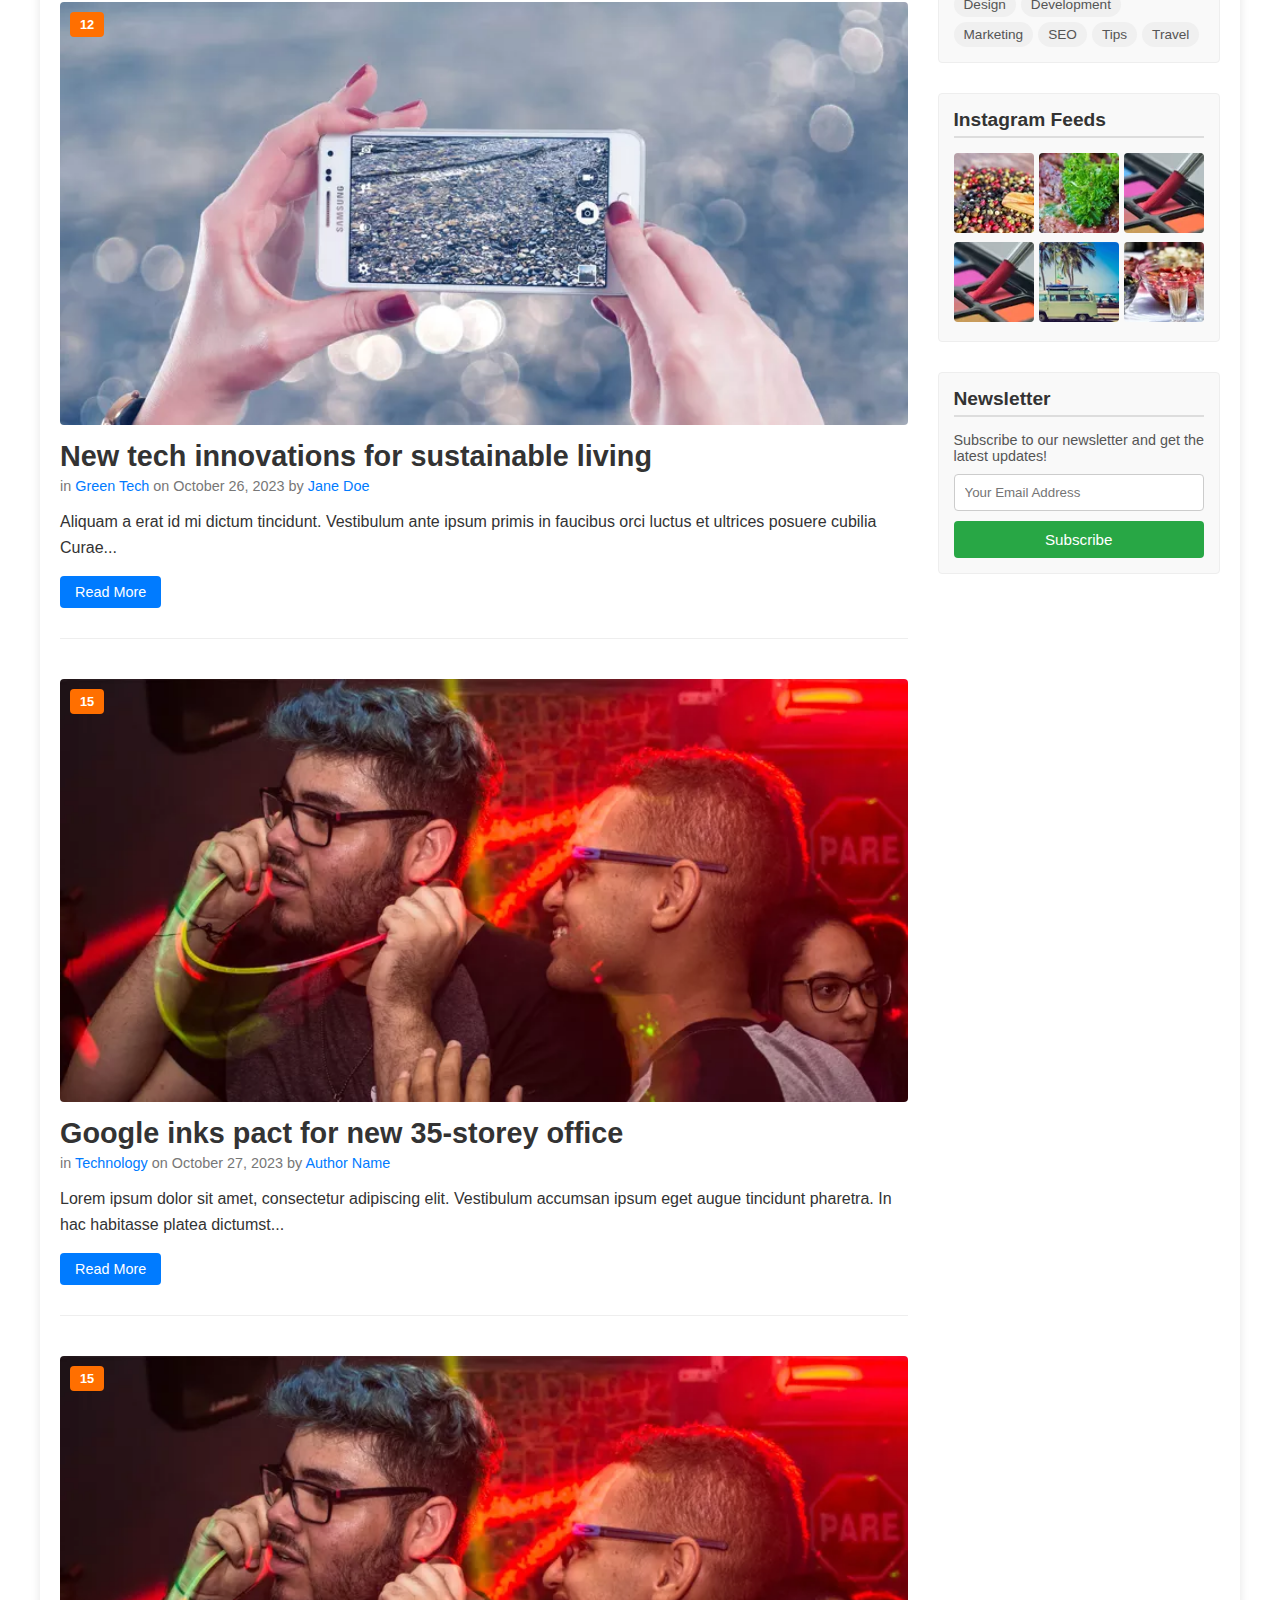
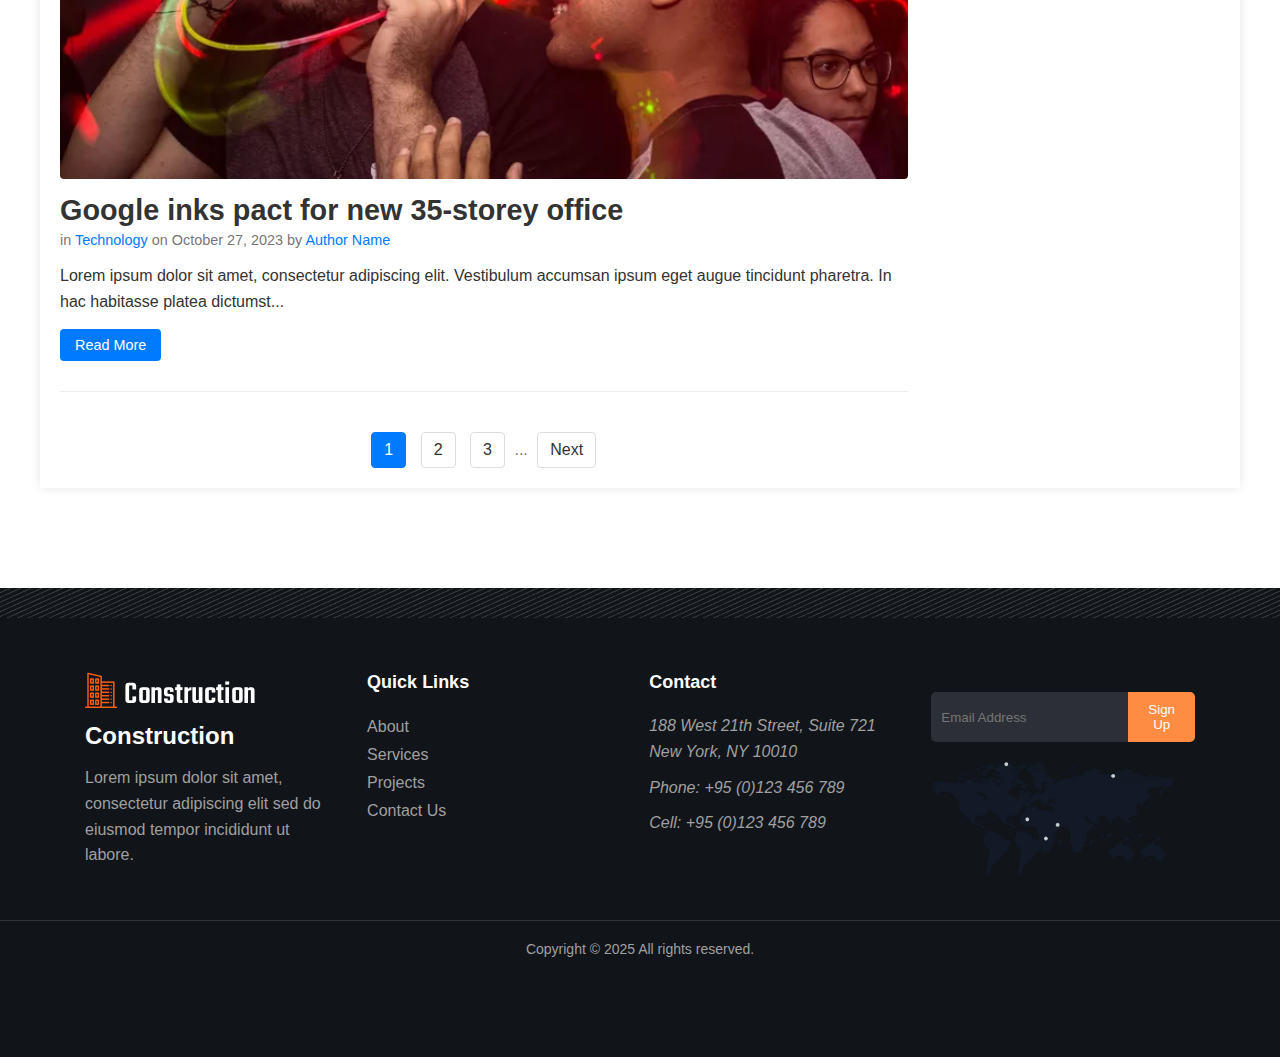
<file: blog.html>
<!DOCTYPE html>
<html lang="en">
<head>
    <meta charset="UTF-8">
    <meta name="viewport" content="width=device-width, initial-scale=1.0">
    <title>Blog</title>
 <link rel="stylesheet" href="blog-style.css">
   <link rel="stylesheet" href="https://cdnjs.cloudflare.com/ajax/libs/font-awesome/6.1.1/css/all.min.css">

</head>
<body>
      <header class="top-bar">
    <div class="contact-info">
      <span>📞 (+123) 1234-567-8901</span>
      <span>✉️ info@domain.com</span>
      <span>🕒 Mon-Sat 8:00 - 17:30</span>
    </div>
    <div class="social-icons">
      <a href="#"><i class="fab fa-facebook-f"></i></a>
      <a href="#"><i class="fab fa-twitter"></i></a>
      <a href="#"><i class="fab fa-linkedin-in"></i></a>
      <a href="#"><i class="fab fa-google-plus-g"></i></a>
    </div>
    <div class="menu-icon" onclick="toggleTopInfo()">
      <i class="fas fa-bars"></i>
    </div>
  </header>

  <div class="top-content" id="topContent">
    <div class="contact-info-mobile">
      <span>📞 (+123) 1234-567-8901</span>
      <span>✉️ info@domain.com</span>
      <span>🕒 Mon-Sat 8:00 - 17:30</span>
    </div>
    <div class="social-icons-mobile">
      <a href="#"><i class="fab fa-facebook-f"></i></a>
      <a href="#"><i class="fab fa-twitter"></i></a>
      <a href="#"><i class="fab fa-linkedin-in"></i></a>
      <a href="#"><i class="fab fa-google-plus-g"></i></a>
    </div>
  </div>

  <script>
    function toggleTopInfo() {
      const topContent = document.getElementById('topContent');
      topContent.classList.toggle('show');
    }
  </script>


  <nav class="navbar">
    <div class="logo">
      <img src="logo.png" alt="Logo" />
    </div>

    <div class="menu-toggle" id="menu-toggle">
      <i class="fas fa-bars"></i>
    </div>

     <div class="navi" id="navi">
      <ul class="nav-links">
        <li><a href="index.html">Home</a></li>
        <li><a href="about.html">About</a></li>
        <li><a href="project.html">Projects</a></li>
        <li><a href="services.html">Services</a></li>

        <li class="dropdown">
          <a href="blog.html">Blog</a>
          <ul class="dropdown-menu">
            <li><a href="blog.html">Blog </a></li>
            <li><a href="single-blog.html">Blog Details</a></li>
          </ul>
        </li>

        <li class="dropdown">
          <a href="#">Pages</a>
          <ul class="dropdown-menu">
            <li><a href="element.html">Elements</a></li>
            <li><a href="project-detail.html">Project Details</a></li>
            <li><a href="service-detail.html">Services Details</a></li>
          </ul>
        </li>

        <li><a href="contact.html">Contact</a></li>
      </ul>

      <button class="contact-btn">CONTACT NOW</button>
    </div>
  </nav>
    <script>
    const menuToggle = document.getElementById("menu-toggle");
    const navi = document.getElementById("navi");

    menuToggle.addEventListener("click", () => {
      navi.classList.toggle("active");
    });
  </script>

 <div class="hero-section">
  <div class="hero-content">
    <h1>Blog</h1>
    <div class="breadcrumbs">
      <div class="line"></div>
      <a href="index.html" >HOME</a> / <span>PRODUCT</span>
    </div>
  </div>
</div>





  


    <div class="container">
        <header class="main-header"></header>

        <div class="content-area">
            <main class="main-content">
                <article class="post">
                    <div class="post-image">
                        <span class="category-badge">15</span>
                        <img src="single_blog_1.png.webp" alt="Post Image">
                    </div>
                    <div class="post-content">
                        <h2 class="post-title">Google inks pact for new 35-storey office</h2>
                        <p class="post-meta">in <a href="#">Technology</a> on <time datetime="2023-10-27">October 27, 2023</time> by <a href="#">Author Name</a></p>
                        <p class="post-excerpt">
                            Lorem ipsum dolor sit amet, consectetur adipiscing elit. Vestibulum accumsan ipsum eget augue tincidunt pharetra. In hac habitasse platea dictumst...
                        </p>
                        <a href="#" class="read-more">Read More</a>
                    </div>
                </article>

                <article class="post">
                    <div class="post-image">
                        <span class="category-badge">12</span>
                        <img src="single_blog_2.png.webp" alt="Post Image 2">
                    </div>
                    <div class="post-content">
                        <h2 class="post-title">New tech innovations for sustainable living</h2>
                        <p class="post-meta">in <a href="#">Green Tech</a> on <time datetime="2023-10-26">October 26, 2023</time> by <a href="#">Jane Doe</a></p>
                        <p class="post-excerpt">
                            Aliquam a erat id mi dictum tincidunt. Vestibulum ante ipsum primis in faucibus orci luctus et ultrices posuere cubilia Curae...
                        </p>
                        <a href="#" class="read-more">Read More</a>
                    </div>
                </article>
 <article class="post">
                    <div class="post-image">
                        <span class="category-badge">15</span>
                        <img src="single_blog_1.png.webp" alt="Post Image">
                    </div>
                    <div class="post-content">
                        <h2 class="post-title">Google inks pact for new 35-storey office</h2>
                        <p class="post-meta">in <a href="#">Technology</a> on <time datetime="2023-10-27">October 27, 2023</time> by <a href="#">Author Name</a></p>
                        <p class="post-excerpt">
                            Lorem ipsum dolor sit amet, consectetur adipiscing elit. Vestibulum accumsan ipsum eget augue tincidunt pharetra. In hac habitasse platea dictumst...
                        </p>
                        <a href="#" class="read-more">Read More</a>
                    </div>
                </article> <article class="post">
                    <div class="post-image">
                        <span class="category-badge">15</span>
                        <img src="single_blog_1.png.webp" alt="Post Image">
                    </div>
                    <div class="post-content">
                        <h2 class="post-title">Google inks pact for new 35-storey office</h2>
                        <p class="post-meta">in <a href="#">Technology</a> on <time datetime="2023-10-27">October 27, 2023</time> by <a href="#">Author Name</a></p>
                        <p class="post-excerpt">
                            Lorem ipsum dolor sit amet, consectetur adipiscing elit. Vestibulum accumsan ipsum eget augue tincidunt pharetra. In hac habitasse platea dictumst...
                        </p>
                        <a href="#" class="read-more">Read More</a>
                    </div>
                </article>
                <div class="pagination">
                    <a href="#" class="page-number active">1</a>
                    <a href="#" class="page-number">2</a>
                    <a href="#" class="page-number">3</a>
                    <span class="dots">...</span>
                    <a href="#" class="next-page">Next</a>
                </div>
            </main>

            <aside class="sidebar">
                <div class="widget search-widget">
                    <form action="#" method="get">
                        <input type="search" placeholder="Search...">
                        <button type="submit">Go</button>
                    </form>
                </div>

                <div class="widget categories-widget">
                    <h3 class="widget-title">Category</h3>
                    <ul>
                        <li><a href="#">Technology <span>(10)</span></a></li>
                        <li><a href="#">Travel <span>(5)</span></a></li>
                        <li><a href="#">Food <span>(8)</span></a></li>
                        <li><a href="#">Lifestyle <span>(12)</span></a></li>
                    </ul>
                </div>

                <div class="widget recent-posts-widget">
                    <h3 class="widget-title">Recent Post</h3>
                    <ul>
                        <li class="recent-post-item">
                            <img src="post_1.png.webp" alt="Recent Post 1">
                            <div class="recent-post-info">
                                <a href="#">How to Bake the Perfect Cake</a>
                                <time datetime="2023-10-25">October 25, 2023</time>
                            </div>
                        </li>
                        <li class="recent-post-item">
                            <img src="post_2.png.webp" alt="Recent Post 2">
                            <div class="recent-post-info">
                                <a href="#">The Best Places to Visit in Europe</a>
                                <time datetime="2023-10-24">October 24, 2023</time>
                            </div>
                        </li>
                    </ul>
                </div>

                <div class="widget tags-widget">
                    <h3 class="widget-title">Tag Clouds</h3>
                    <div class="tags">
                        <a href="#" class="tag">Design</a>
                        <a href="#" class="tag">Development</a>
                        <a href="#" class="tag">Marketing</a>
                        <a href="#" class="tag">SEO</a>
                        <a href="#" class="tag">Tips</a>
                        <a href="#" class="tag">Travel</a>
                    </div>
                </div>

                <div class="widget instagram-widget">
                    <h3 class="widget-title">Instagram Feeds</h3>
                    <div class="instagram-feeds">
                        <a href="#"><img src="post_5.png.webp" alt="Instagram Feed 1"></a>
                        <a href="#"><img src="post_7.png.webp" alt="Instagram Feed 2"></a>
                        <a href="#"><img src="post_8.png (1).webp" alt="Instagram Feed 3"></a>
                        <a href="#"><img src="post_8.png.webp" alt="Instagram Feed 4"></a>
                        <a href="#"><img src="post_9.png.webp" alt="Instagram Feed 5"></a>
                        <a href="#"><img src="post_10.png.webp" alt="Instagram Feed 6"></a>
                    </div>
                </div>

                <div class="widget newsletter-widget">
                    <h3 class="widget-title">Newsletter</h3>
                    <p>Subscribe to our newsletter and get the latest updates!</p>
                    <form action="#" method="post">
                        <input type="email" placeholder="Your Email Address">
                        <button type="submit">Subscribe</button>
                    </form>
                </div>
            </aside>
        </div>

       
    </div>

<a href="#" id="scroll-to-top-button">
    <span class="arrow-up"></span>
</a>

<script>
const scrollToTopBtn = document.getElementById("scroll-to-top-button");

window.addEventListener("scroll", () => {
    if (document.body.scrollTop > 300 || document.documentElement.scrollTop > 300) {
        scrollToTopBtn.classList.add("show");
    } else {
        scrollToTopBtn.classList.remove("show");
    }
});

scrollToTopBtn.addEventListener("click", (e) => {
    e.preventDefault();
    
    const duration = 1500; 
    const startingY = window.pageYOffset;
    const diff = startingY;
    let start;

    window.requestAnimationFrame(function step(timestamp) {
        if (!start) start = timestamp;
        
        const time = timestamp - start;
        const percent = Math.min(time / duration, 1);
        
        window.scrollTo(0, startingY - diff * percent);

        if (time < duration) {
            window.requestAnimationFrame(step);
        }
    });
});</script>
 

    <footer class="site-footer">
        <img src="arrow_testimonial.png" alt="" class="footer-img">
  <div class="continer">
    <div class="footer-columns">
      <div class="footer-column">
        <div class="logo-and-description">
          <img src="logo2_footer.png" alt="Construction Logo">
          <h3 class="company-name">Construction</h3>
          <p class="company-description">
            Lorem ipsum dolor sit amet, consectetur adipiscing elit sed do eiusmod tempor incididunt ut labore.
          </p>
        </div>
      </div>
      <div class="footer-column">
        <h4 class="column-title">Quick Links</h4>
        <ul class="quick-links-list">
          <li><a href="#">About</a></li>
          <li><a href="#">Services</a></li>
          <li><a href="#">Projects</a></li>
          <li><a href="#">Contact Us</a></li>
        </ul>
      </div>
      <div class="footer-column">
        <h4 class="column-title">Contact</h4>
        <address class="contact-info">
          <p>188 West 21th Street, Suite 721 New York, NY 10010</p>
          <p>Phone: +95 (0)123 456 789</p>
          <p>Cell: +95 (0)123 456 789</p>
        </address>
      </div>
            <div class="footer-column">

        <div class="newsletter-signup">
          <input type="email" placeholder="Email Address">
          <button type="submit">Sign Up</button>
        </div>
        <div class="map-image">
          <img src="map-footer.png" alt="World Map with locations">
        </div>
      </div>
    </div>
  </div>
  <div class="copyright-bar">
    <p class="copyright">
       
            Copyright &copy; 2025 All rights reserved.
   
    </p>
  </div>
</footer>
</body>
</html>
</file>
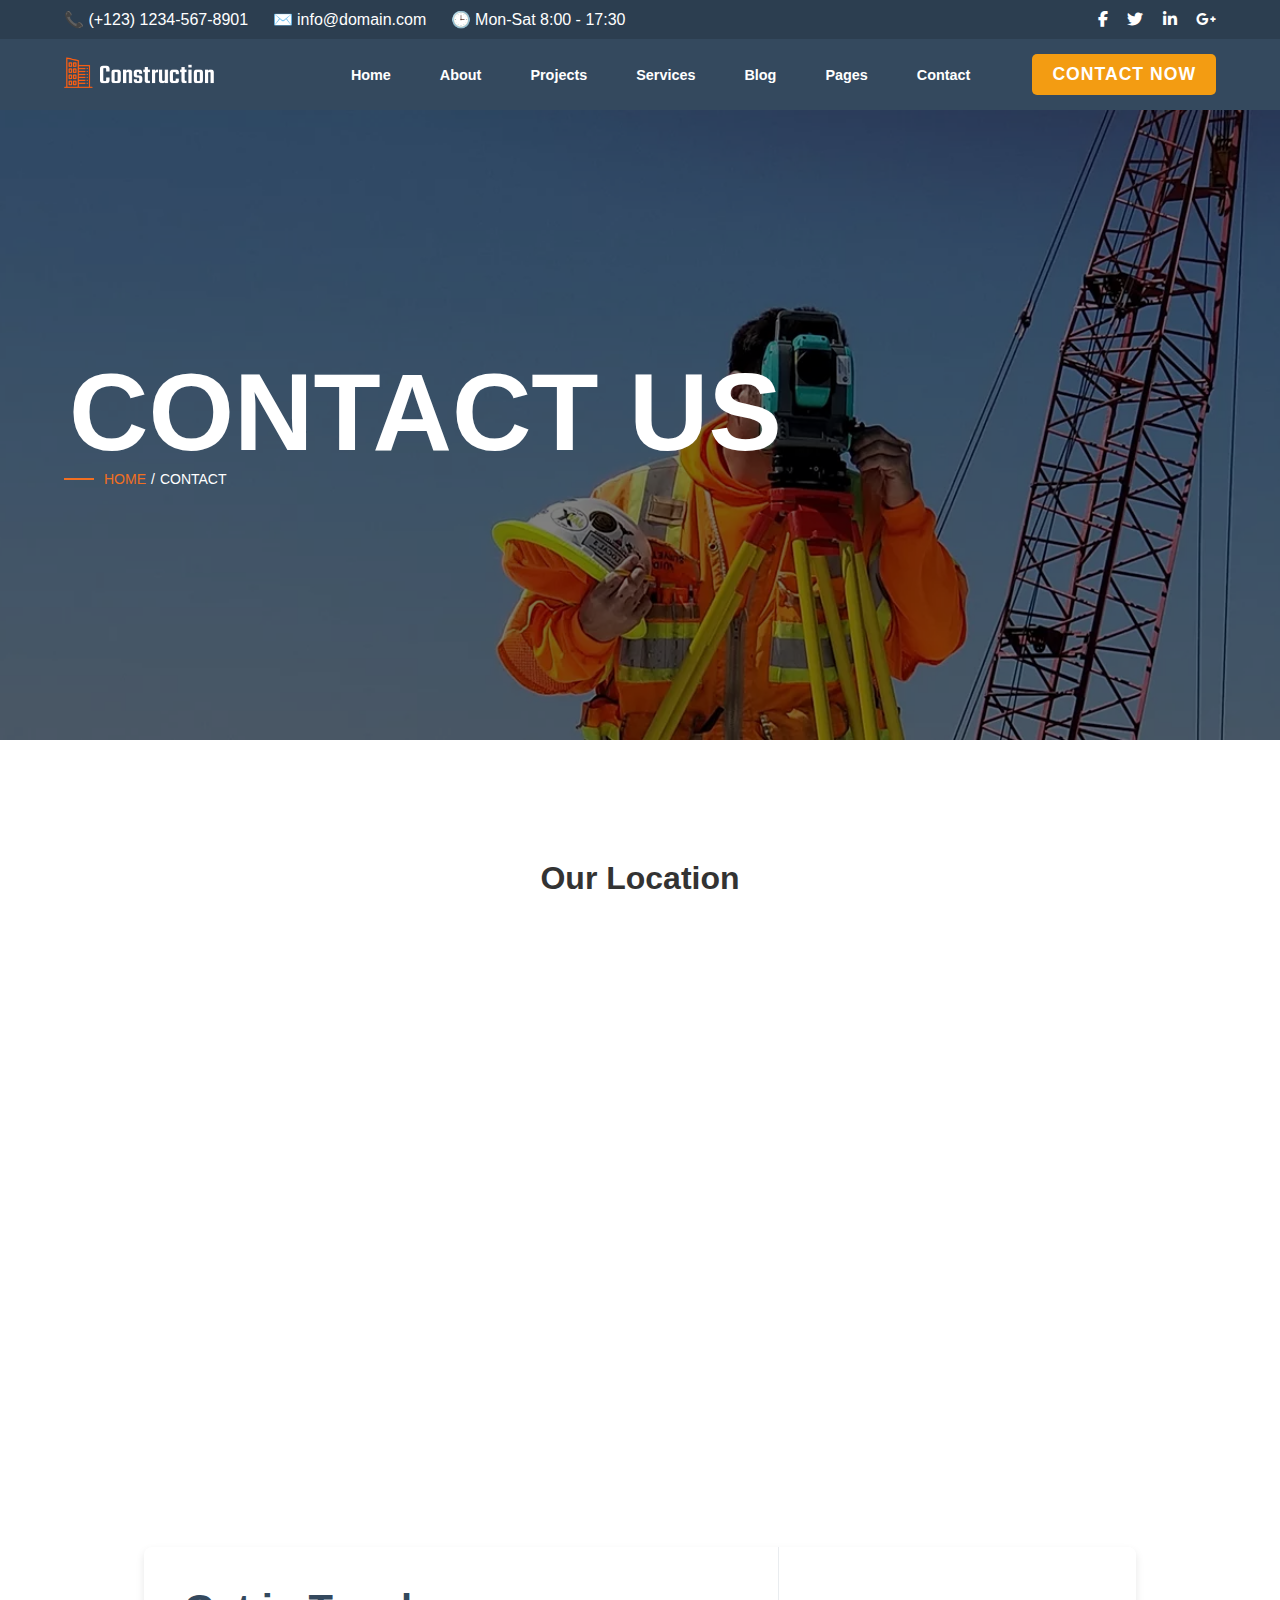
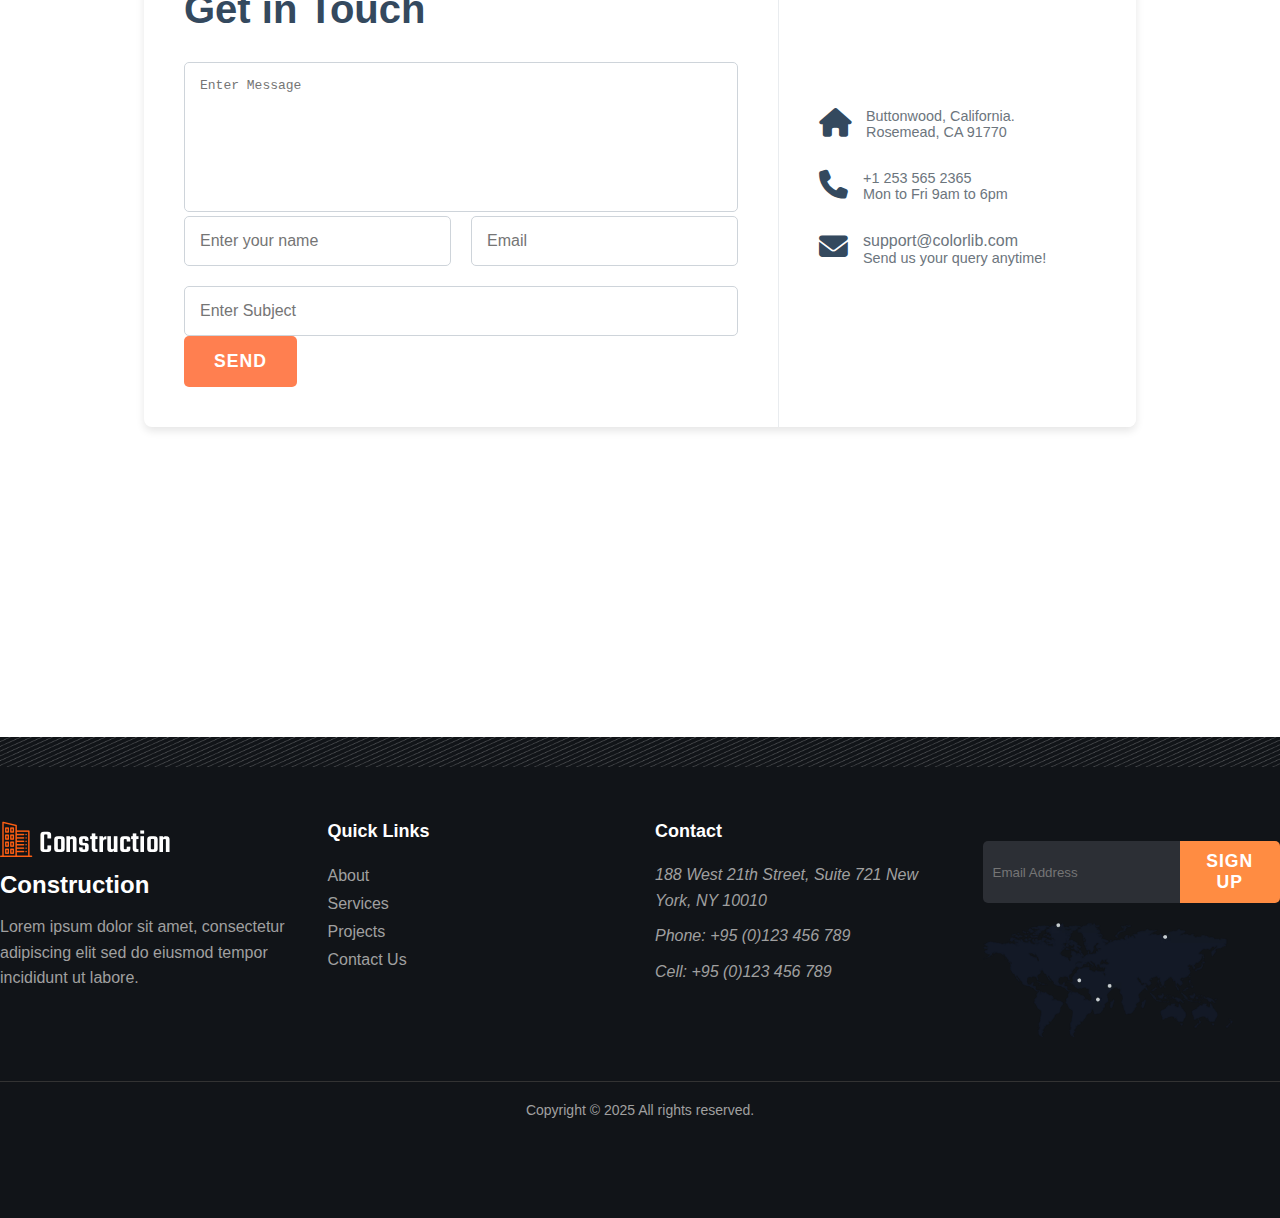
<file: contact.html>
<!DOCTYPE html>
<html lang="en">
<head>
    <meta charset="UTF-8">
    <meta name="viewport" content="width=device-width, initial-scale=1.0">
    <title>Contact</title>
 <link rel="stylesheet" href="contact-style.css">
   <link rel="stylesheet" href="https://cdnjs.cloudflare.com/ajax/libs/font-awesome/6.1.1/css/all.min.css">

</head>
<body>
      <header class="top-bar">
    <div class="contact-info">
      <span>📞 (+123) 1234-567-8901</span>
      <span>✉️ info@domain.com</span>
      <span>🕒 Mon-Sat 8:00 - 17:30</span>
    </div>
    <div class="social-icons">
      <a href="#"><i class="fab fa-facebook-f"></i></a>
      <a href="#"><i class="fab fa-twitter"></i></a>
      <a href="#"><i class="fab fa-linkedin-in"></i></a>
      <a href="#"><i class="fab fa-google-plus-g"></i></a>
    </div>
    <div class="menu-icon" onclick="toggleTopInfo()">
      <i class="fas fa-bars"></i>
    </div>
  </header>

  <div class="top-content" id="topContent">
    <div class="contact-info-mobile">
      <span>📞 (+123) 1234-567-8901</span>
      <span>✉️ info@domain.com</span>
      <span>🕒 Mon-Sat 8:00 - 17:30</span>
    </div>
    <div class="social-icons-mobile">
      <a href="#"><i class="fab fa-facebook-f"></i></a>
      <a href="#"><i class="fab fa-twitter"></i></a>
      <a href="#"><i class="fab fa-linkedin-in"></i></a>
      <a href="#"><i class="fab fa-google-plus-g"></i></a>
    </div>
  </div>

  <script>
    function toggleTopInfo() {
      const topContent = document.getElementById('topContent');
      topContent.classList.toggle('show');
    }
  </script>


  <nav class="navbar">
    <div class="logo">
      <img src="logo.png" alt="Logo" />
    </div>

    <div class="menu-toggle" id="menu-toggle">
      <i class="fas fa-bars"></i>
    </div>
 <div class="navi" id="navi">
      <ul class="nav-links">
        <li><a href="index.html">Home</a></li>
        <li><a href="about.html">About</a></li>
        <li><a href="project.html">Projects</a></li>
        <li><a href="services.html">Services</a></li>

        <li class="dropdown">
          <a href="blog.html">Blog</a>
          <ul class="dropdown-menu">
            <li><a href="blog.html">Blog </a></li>
            <li><a href="single-blog.html">Blog Details</a></li>
          </ul>
        </li>

        <li class="dropdown">
          <a href="#">Pages</a>
          <ul class="dropdown-menu">
            <li><a href="element.html">Elements</a></li>
            <li><a href="project-detail.html">Project Details</a></li>
            <li><a href="service-detail.html">Services Details</a></li>
          </ul>
        </li>

        <li><a href="contact.html">Contact</a></li>
      </ul>

      <button class="contact-btn">CONTACT NOW</button>
    </div>
  </nav>
    <script>
    const menuToggle = document.getElementById("menu-toggle");
    const navi = document.getElementById("navi");

    menuToggle.addEventListener("click", () => {
      navi.classList.toggle("active");
    });
  </script>

 <div class="hero-section">
  <div class="hero-content">
    <h1>CONTACT US</h1> 
    <div class="breadcrumbs">
      <div class="line"></div>
      <a href="index.html" >HOME</a> / <span>CONTACT</span>
    </div>
  </div>
</div>


<section class="map-section">
  <h2>Our Location</h2>
  <div class="map-container">
    <iframe 
      src="https://www.google.com/maps/embed?pb=..." 
      width="60%" 
      height="200" 
      style="border:0;" 
      allowfullscreen="" 
      loading="lazy" 
      referrerpolicy="no-referrer-when-downgrade">
    </iframe>
  </div>
</section>
<section class="main-con"> 
<div class="container">
        <div class="form-section">
            <h2>Get in Touch</h2>
            <form action="#" method="post">
                <div class="full-width-field">
                    <textarea name="message" placeholder="Enter Message"></textarea>
                </div>
                <div class="form-row">
                    <div class="input-field">
                        <input type="text" name="name" placeholder="Enter your name">
                    </div>
                    <div class="input-field">
                        <input type="email" name="email" placeholder="Email">
                    </div>
                </div>
                <div class="full-width-field">
                    <input type="text" name="subject" placeholder="Enter Subject">
                </div>
                <button type="submit">Send</button>
            </form>
        </div>
        <div class="info-section">
            <div class="info-item">
                <span class="icon fas fa-home"></span>
                <div class="text">
                    <p>Buttonwood, California.</p>
                    <p>Rosemead, CA 91770</p>
                </div>
            </div>
            <div class="info-item">
                <span class="icon fas fa-phone"></span>
                <div class="text">
                    <p>+1 253 565 2365</p>
                    <p>Mon to Fri 9am to 6pm</p>
                </div>
            </div>
            <div class="info-item">
                <span class="icon fas fa-envelope"></span>
                <div class="text">
                    <a href="mailto:support@colorlib.com">support@colorlib.com</a>
                    <p>Send us your query anytime!</p>
                </div>
            </div>
        </div>
    </div>


</section>

<a href="#" id="scroll-to-top-button">
    <span class="arrow-up"></span>
</a>

<script>
const scrollToTopBtn = document.getElementById("scroll-to-top-button");

window.addEventListener("scroll", () => {
    if (document.body.scrollTop > 300 || document.documentElement.scrollTop > 300) {
        scrollToTopBtn.classList.add("show");
    } else {
        scrollToTopBtn.classList.remove("show");
    }
});

scrollToTopBtn.addEventListener("click", (e) => {
    e.preventDefault();
    
    const duration = 1500; 
    const startingY = window.pageYOffset;
    const diff = startingY;
    let start;

    window.requestAnimationFrame(function step(timestamp) {
        if (!start) start = timestamp;
        
        const time = timestamp - start;
        const percent = Math.min(time / duration, 1);
        
        window.scrollTo(0, startingY - diff * percent);

        if (time < duration) {
            window.requestAnimationFrame(step);
        }
    });
});</script>




 <footer class="site-footer">
        <img src="arrow_testimonial.png" alt="" class="footer-img">
  <div class="contin">
    <div class="footer-columns">
      <div class="footer-column">
        <div class="logo-and-description">
          <img src="logo2_footer.png" alt="Construction Logo">
          <h3 class="company-name">Construction</h3>
          <p class="company-description">
            Lorem ipsum dolor sit amet, consectetur adipiscing elit sed do eiusmod tempor incididunt ut labore.
          </p>
        </div>
      </div>
      <div class="footer-column">
        <h4 class="column-title">Quick Links</h4>
        <ul class="quick-links-list">
          <li><a href="#">About</a></li>
          <li><a href="#">Services</a></li>
          <li><a href="#">Projects</a></li>
          <li><a href="#">Contact Us</a></li>
        </ul>
      </div>
      <div class="footer-column">
        <h4 class="column-title">Contact</h4>
        <address class="contact-info">
          <p>188 West 21th Street, Suite 721 New York, NY 10010</p>
          <p>Phone: +95 (0)123 456 789</p>
          <p>Cell: +95 (0)123 456 789</p>
        </address>
      </div>
            <div class="footer-column">

        <div class="newsletter-signup">
          <input type="email" placeholder="Email Address">
          <button type="submit">Sign Up</button>
        </div>
        <div class="map-image">
          <img src="map-footer.png" alt="World Map with locations">
        </div>
      </div>
    </div>
  </div>
  <div class="copyright-bar">
   <p class="copyright">
       
            Copyright &copy; 2025 All rights reserved.
   
    </p>
  </div>
</footer>
</body>
</html>
</file>
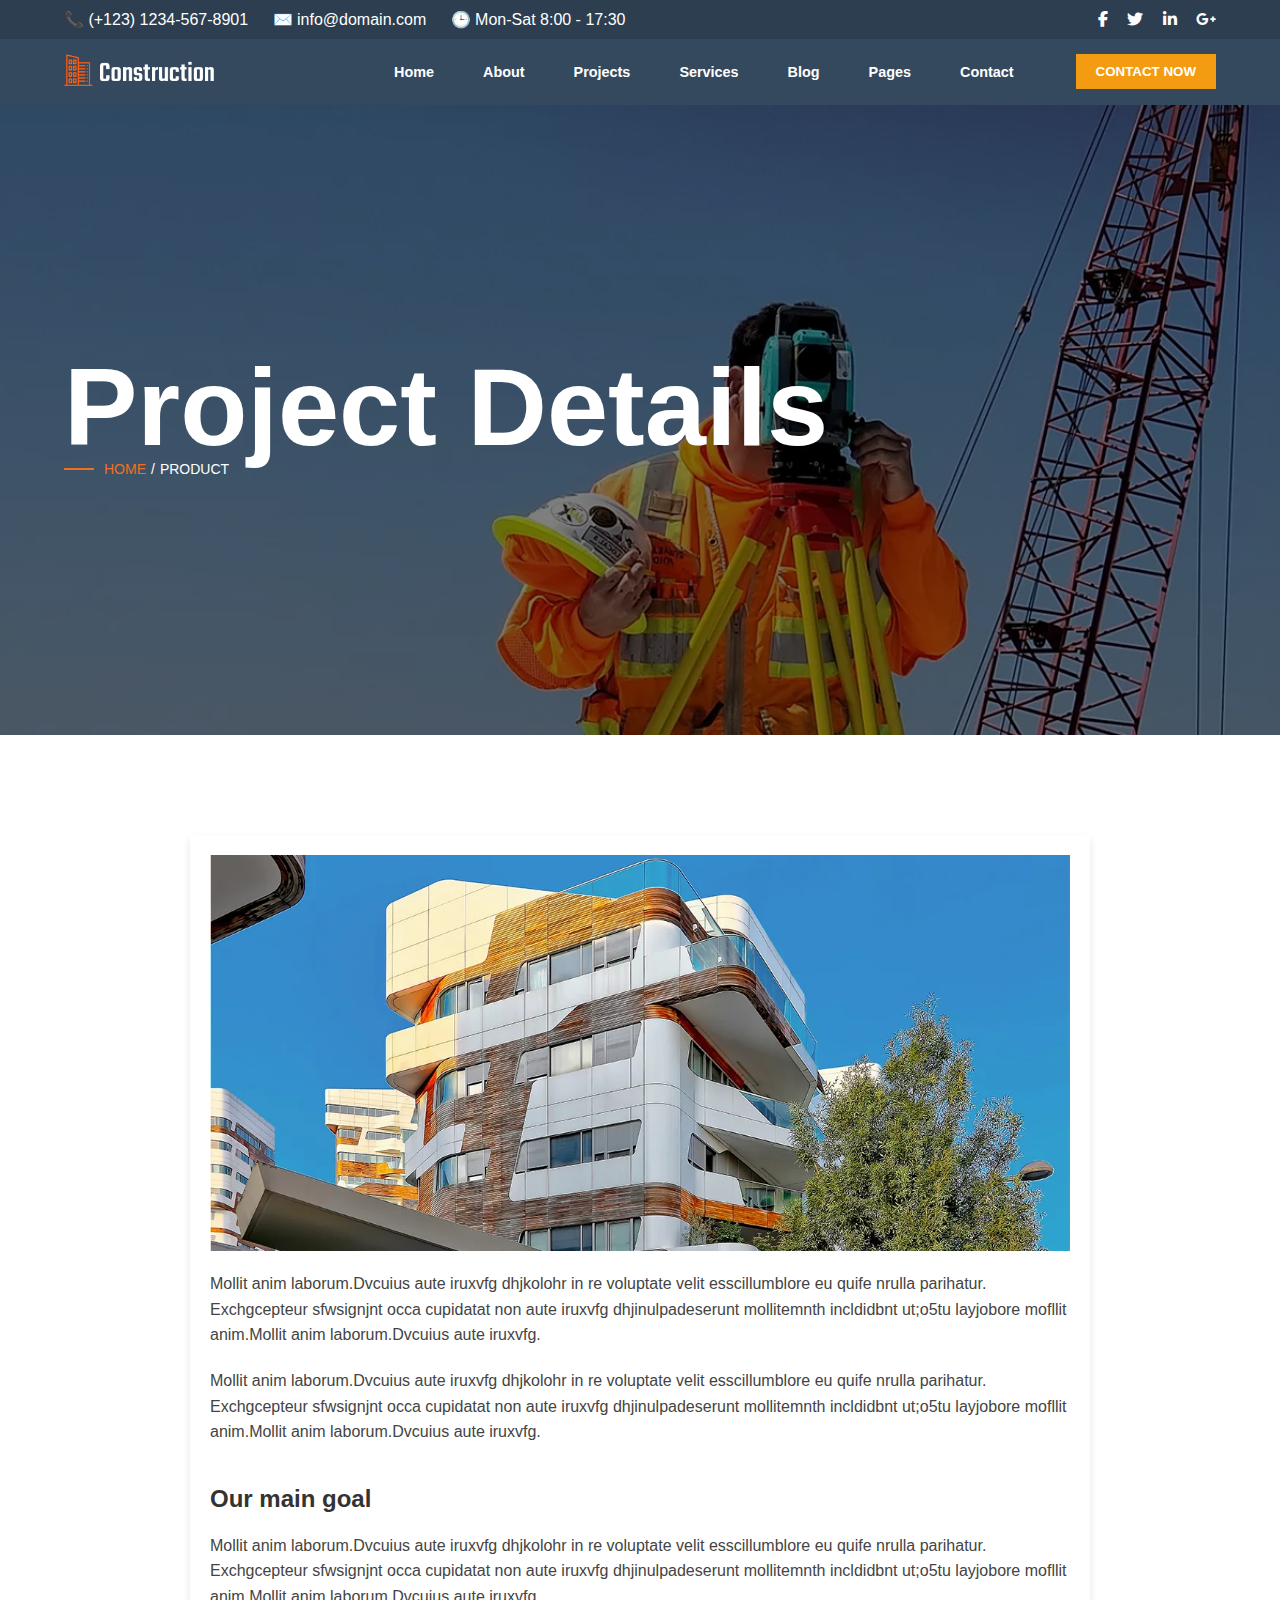
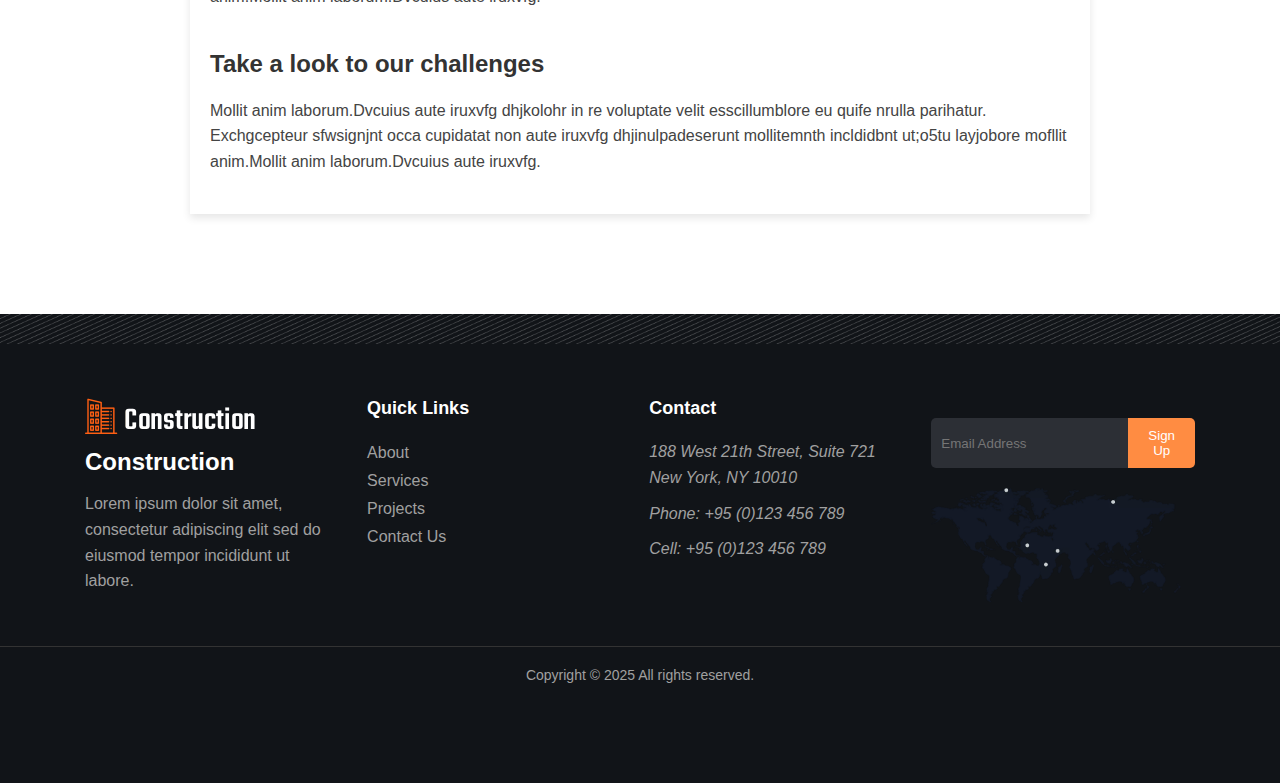
<file: project-detail.html>
<!DOCTYPE html>
<html lang="en">
<head>
    <meta charset="UTF-8">
    <meta name="viewport" content="width=device-width, initial-scale=1.0">
    <title>Pro-detail</title>
 <link rel="stylesheet" href="pro-detail-style.css">
   <link rel="stylesheet" href="https://cdnjs.cloudflare.com/ajax/libs/font-awesome/6.1.1/css/all.min.css">

</head>
<body>
      <header class="top-bar">
    <div class="contact-info">
      <span>📞 (+123) 1234-567-8901</span>
      <span>✉️ info@domain.com</span>
      <span>🕒 Mon-Sat 8:00 - 17:30</span>
    </div>
    <div class="social-icons">
      <a href="#"><i class="fab fa-facebook-f"></i></a>
      <a href="#"><i class="fab fa-twitter"></i></a>
      <a href="#"><i class="fab fa-linkedin-in"></i></a>
      <a href="#"><i class="fab fa-google-plus-g"></i></a>
    </div>
    <div class="menu-icon" onclick="toggleTopInfo()">
      <i class="fas fa-bars"></i>
    </div>
  </header>

  <div class="top-content" id="topContent">
    <div class="contact-info-mobile">
      <span>📞 (+123) 1234-567-8901</span>
      <span>✉️ info@domain.com</span>
      <span>🕒 Mon-Sat 8:00 - 17:30</span>
    </div>
    <div class="social-icons-mobile">
      <a href="#"><i class="fab fa-facebook-f"></i></a>
      <a href="#"><i class="fab fa-twitter"></i></a>
      <a href="#"><i class="fab fa-linkedin-in"></i></a>
      <a href="#"><i class="fab fa-google-plus-g"></i></a>
    </div>
  </div>

  <script>
    function toggleTopInfo() {
      const topContent = document.getElementById('topContent');
      topContent.classList.toggle('show');
    }
  </script>


  <nav class="navbar">
    <div class="logo">
      <img src="logo.png" alt="Logo" />
    </div>

    <div class="menu-toggle" id="menu-toggle">
      <i class="fas fa-bars"></i>
    </div>

    <div class="navi" id="navi">
      <ul class="nav-links">
        <li><a href="index.html">Home</a></li>
        <li><a href="about.html">About</a></li>
        <li><a href="project.html">Projects</a></li>
        <li><a href="services.html">Services</a></li>

        <li class="dropdown">
          <a href="blog.html">Blog</a>
          <ul class="dropdown-menu">
            <li><a href="blog.html">Blog </a></li>
            <li><a href="single-blog.html">Blog Details</a></li>
          </ul>
        </li>

        <li class="dropdown">
          <a href="#">Pages</a>
          <ul class="dropdown-menu">
            <li><a href="element.html">Elements</a></li>
            <li><a href="project-detail.html">Project Details</a></li>
            <li><a href="service-detail.html">Services Details</a></li>
          </ul>
        </li>

        <li><a href="contact.html">Contact</a></li>
      </ul>

      <button class="contact-btn">CONTACT NOW</button>
    </div>
  </nav>
    <script>
    const menuToggle = document.getElementById("menu-toggle");
    const navi = document.getElementById("navi");

    menuToggle.addEventListener("click", () => {
      navi.classList.toggle("active");
    });
  </script>

 <div class="hero-section">
  <div class="hero-content">
    <h1>Project Details</h1>
    <div class="breadcrumbs">
      <div class="line"></div>
      <a href="index.html" >HOME</a> / <span>PRODUCT</span>
    </div>
  </div>
</div>







<div class="container">
        <div class="image-section">
            <img src="project_details.jpg.webp" alt="Modern building">
        </div>
        
        <div class="text-section">
            <p>Mollit anim laborum.Dvcuius aute iruxvfg dhjkolohr in re voluptate velit esscillumblore eu quife nrulla parihatur. Exchgcepteur sfwsignjnt occa cupidatat non aute iruxvfg dhjinulpadeserunt mollitemnth incldidbnt ut;o5tu layjobore mofllit anim.Mollit anim laborum.Dvcuius aute iruxvfg.</p>
            <p>Mollit anim laborum.Dvcuius aute iruxvfg dhjkolohr in re voluptate velit esscillumblore eu quife nrulla parihatur. Exchgcepteur sfwsignjnt occa cupidatat non aute iruxvfg dhjinulpadeserunt mollitemnth incldidbnt ut;o5tu layjobore mofllit anim.Mollit anim laborum.Dvcuius aute iruxvfg.</p>
        </div>

        <h2 class="section-heading">Our main goal</h2>
        <div class="text-section">
            <p>Mollit anim laborum.Dvcuius aute iruxvfg dhjkolohr in re voluptate velit esscillumblore eu quife nrulla parihatur. Exchgcepteur sfwsignjnt occa cupidatat non aute iruxvfg dhjinulpadeserunt mollitemnth incldidbnt ut;o5tu layjobore mofllit anim.Mollit anim laborum.Dvcuius aute iruxvfg.</p>
        </div>

        <h2 class="section-heading">Take a look to our challenges</h2>
        <div class="text-section">
            <p>Mollit anim laborum.Dvcuius aute iruxvfg dhjkolohr in re voluptate velit esscillumblore eu quife nrulla parihatur. Exchgcepteur sfwsignjnt occa cupidatat non aute iruxvfg dhjinulpadeserunt mollitemnth incldidbnt ut;o5tu layjobore mofllit anim.Mollit anim laborum.Dvcuius aute iruxvfg.</p>
        </div>
    </div>



<a href="#" id="scroll-to-top-button">
    <span class="arrow-up"></span>
</a>

<script>
const scrollToTopBtn = document.getElementById("scroll-to-top-button");

window.addEventListener("scroll", () => {
    if (document.body.scrollTop > 300 || document.documentElement.scrollTop > 300) {
        scrollToTopBtn.classList.add("show");
    } else {
        scrollToTopBtn.classList.remove("show");
    }
});

scrollToTopBtn.addEventListener("click", (e) => {
    e.preventDefault();
    
    const duration = 1500; 
    const startingY = window.pageYOffset;
    const diff = startingY;
    let start;

    window.requestAnimationFrame(function step(timestamp) {
        if (!start) start = timestamp;
        
        const time = timestamp - start;
        const percent = Math.min(time / duration, 1);
        
        window.scrollTo(0, startingY - diff * percent);

        if (time < duration) {
            window.requestAnimationFrame(step);
        }
    });
});</script>



    <footer class="site-footer">
        <img src="arrow_testimonial.png" alt="" class="footer-img">
  <div class="continer">
    <div class="footer-columns">
      <div class="footer-column">
        <div class="logo-and-description">
          <img src="logo2_footer.png" alt="Construction Logo">
          <h3 class="company-name">Construction</h3>
          <p class="company-description">
            Lorem ipsum dolor sit amet, consectetur adipiscing elit sed do eiusmod tempor incididunt ut labore.
          </p>
        </div>
      </div>
      <div class="footer-column">
        <h4 class="column-title">Quick Links</h4>
        <ul class="quick-links-list">
          <li><a href="#">About</a></li>
          <li><a href="#">Services</a></li>
          <li><a href="#">Projects</a></li>
          <li><a href="#">Contact Us</a></li>
        </ul>
      </div>
      <div class="footer-column">
        <h4 class="column-title">Contact</h4>
        <address class="contact-info">
          <p>188 West 21th Street, Suite 721 New York, NY 10010</p>
          <p>Phone: +95 (0)123 456 789</p>
          <p>Cell: +95 (0)123 456 789</p>
        </address>
      </div>
            <div class="footer-column">

        <div class="newsletter-signup">
          <input type="email" placeholder="Email Address">
          <button type="submit">Sign Up</button>
        </div>
        <div class="map-image">
          <img src="map-footer.png" alt="World Map with locations">
        </div>
      </div>
    </div>
  </div>
  <div class="copyright-bar">
  <p class="copyright">
       
            Copyright &copy; 2025 All rights reserved.
   
    </p>
  </div>
</footer>
</body>
</html>
</file>
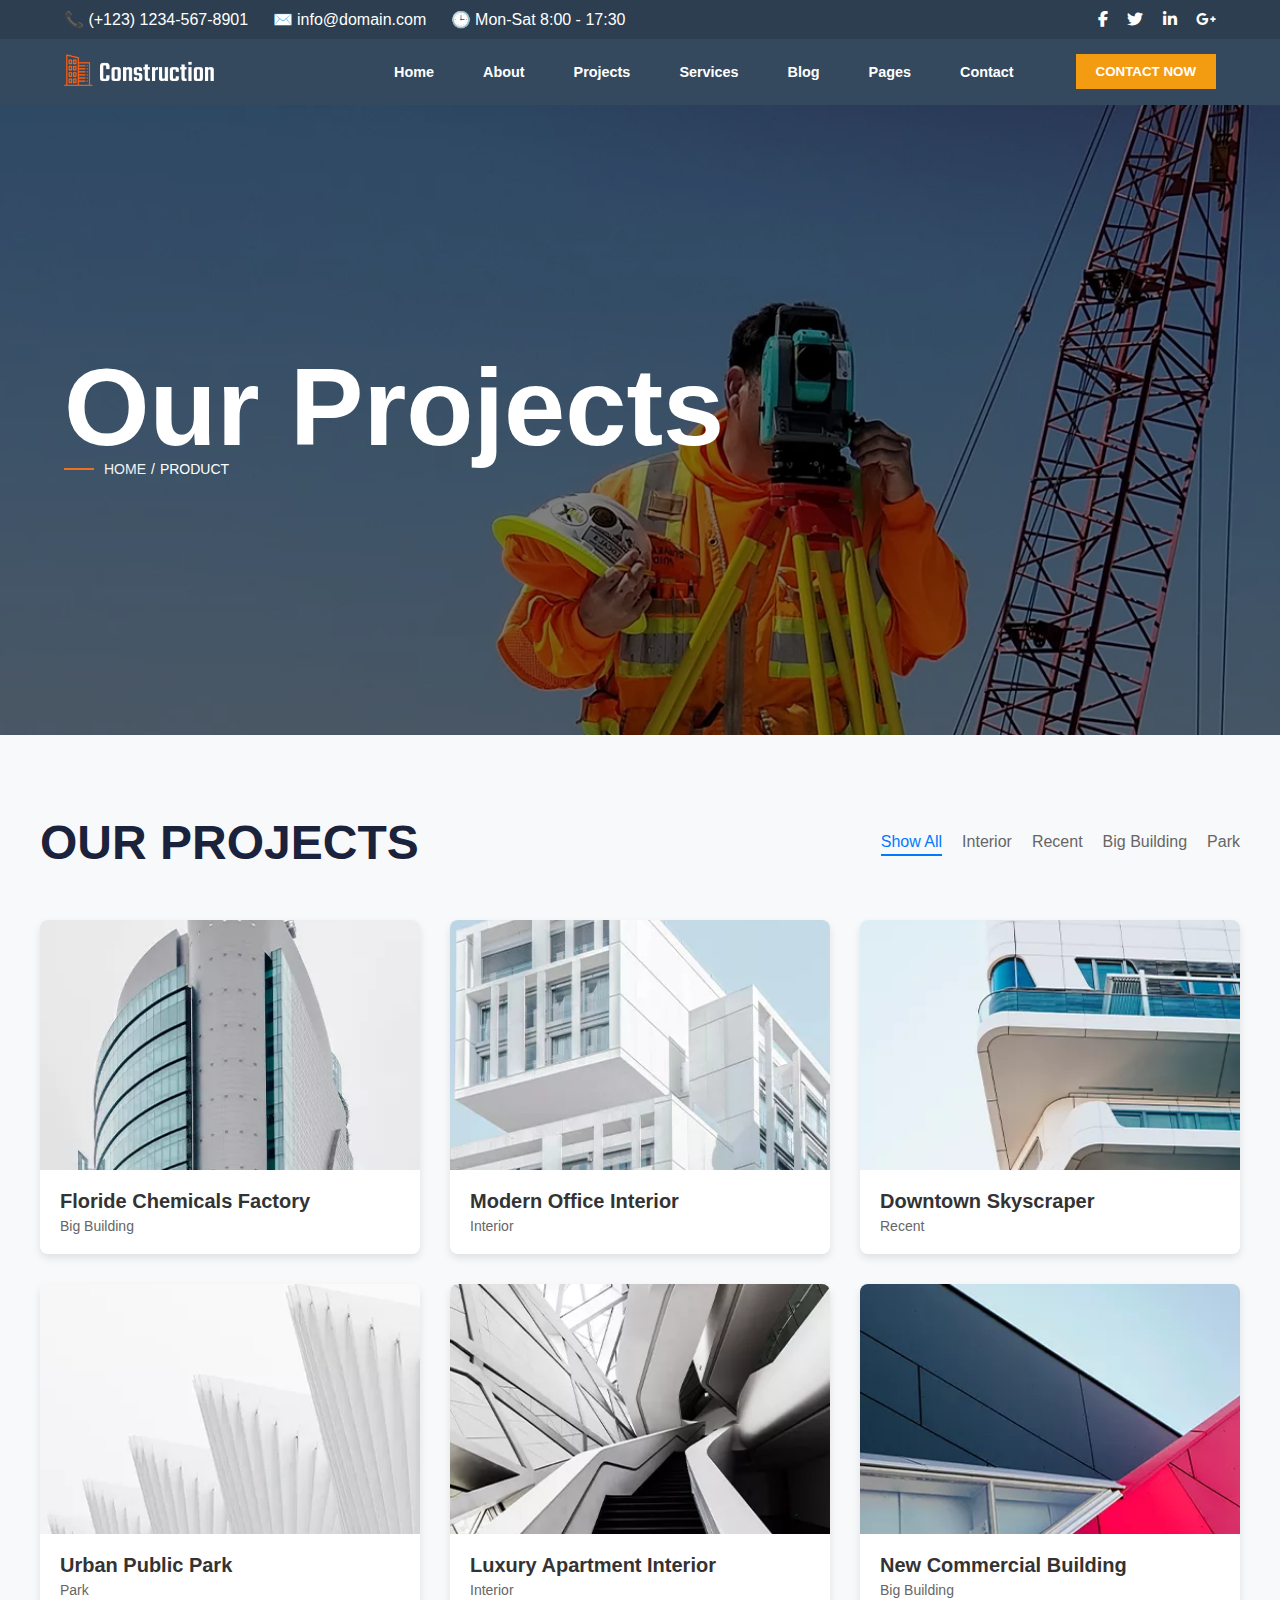
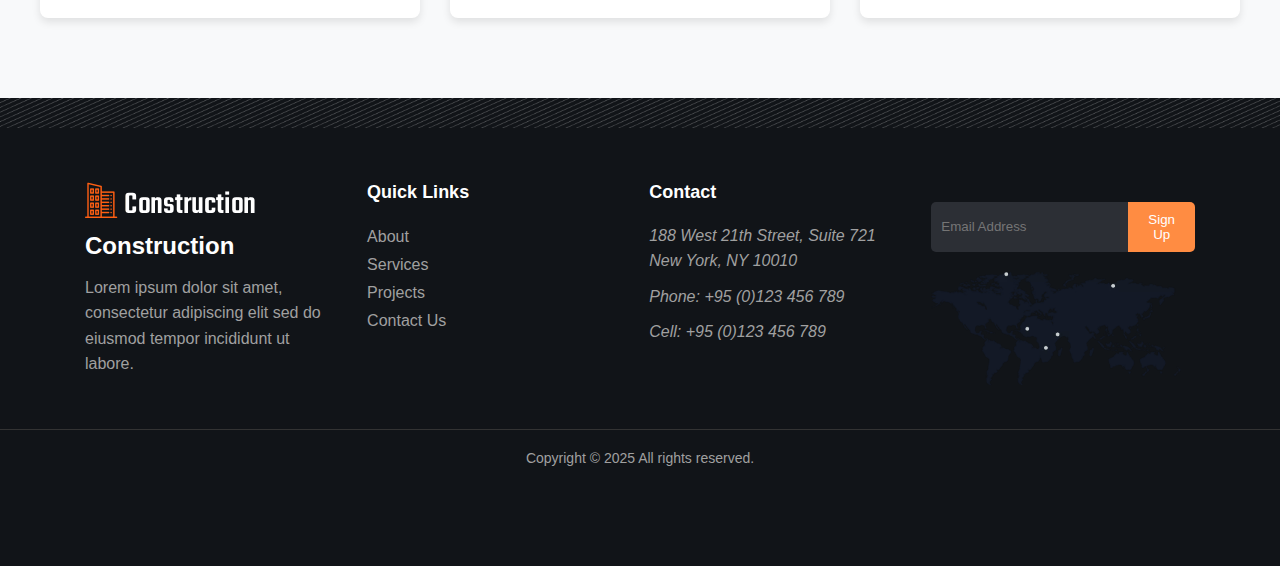
<file: project.html>
<!DOCTYPE html>
<html lang="en">
<head>
    <meta charset="UTF-8">
    <meta name="viewport" content="width=device-width, initial-scale=1.0">
    <title>Project</title>
 <link rel="stylesheet" href="project-style.css">
   <link rel="stylesheet" href="https://cdnjs.cloudflare.com/ajax/libs/font-awesome/6.1.1/css/all.min.css">

</head>
<body>
      <header class="top-bar">
    <div class="contact-info">
      <span>📞 (+123) 1234-567-8901</span>
      <span>✉️ info@domain.com</span>
      <span>🕒 Mon-Sat 8:00 - 17:30</span>
    </div>
    <div class="social-icons">
      <a href="#"><i class="fab fa-facebook-f"></i></a>
      <a href="#"><i class="fab fa-twitter"></i></a>
      <a href="#"><i class="fab fa-linkedin-in"></i></a>
      <a href="#"><i class="fab fa-google-plus-g"></i></a>
    </div>
    <div class="menu-icon" onclick="toggleTopInfo()">
      <i class="fas fa-bars"></i>
    </div>
  </header>

  <div class="top-content" id="topContent">
    <div class="contact-info-mobile">
      <span>📞 (+123) 1234-567-8901</span>
      <span>✉️ info@domain.com</span>
      <span>🕒 Mon-Sat 8:00 - 17:30</span>
    </div>
    <div class="social-icons-mobile">
      <a href="#"><i class="fab fa-facebook-f"></i></a>
      <a href="#"><i class="fab fa-twitter"></i></a>
      <a href="#"><i class="fab fa-linkedin-in"></i></a>
      <a href="#"><i class="fab fa-google-plus-g"></i></a>
    </div>
  </div>

  <script>
    function toggleTopInfo() {
      const topContent = document.getElementById('topContent');
      topContent.classList.toggle('show');
    }
  </script>


  <nav class="navbar">
    <div class="logo">
      <img src="logo.png" alt="Logo" />
    </div>

    <div class="menu-toggle" id="menu-toggle">
      <i class="fas fa-bars"></i>
    </div>

    <div class="navi" id="navi">
      <ul class="nav-links">
        <li><a href="index.html">Home</a></li>
        <li><a href="about.html">About</a></li>
        <li><a href="project.html">Projects</a></li>
        <li><a href="services.html">Services</a></li>

        <li class="dropdown">
          <a href="blog.html">Blog</a>
          <ul class="dropdown-menu">
            <li><a href="blog.html">Blog </a></li>
            <li><a href="single-blog.html">Blog Details</a></li>
          </ul>
        </li>

        <li class="dropdown">
          <a href="#">Pages</a>
          <ul class="dropdown-menu">
            <li><a href="element.html">Elements</a></li>
            <li><a href="project-detail.html">Project Details</a></li>
            <li><a href="service-detail.html">Services Details</a></li>
          </ul>
        </li>

        <li><a href="contact.html">Contact</a></li>
      </ul>
      <button class="contact-btn">CONTACT NOW</button>
    </div>
  </nav>
    <script>
    const menuToggle = document.getElementById("menu-toggle");
    const navi = document.getElementById("navi");

    menuToggle.addEventListener("click", () => {
      navi.classList.toggle("active");
    });
  </script>

 <div class="hero-section">
  <div class="hero-content">
    <h1>Our Projects</h1>
    <div class="breadcrumbs">
      <div class="line"></div>
      <a href="index.html" style="color: rgb(242, 242, 243); text-decoration: none;">HOME</a> / <span>PRODUCT</span>
    </div>
  </div>
</div>



<section class="projects-section">
  <div class="projects-header">
    <h2 class="projects-title">Our Projects</h2>
    <div class="filter-menu">
      <span class="active" data-filter="all">Show All</span>
      <span data-filter="interior">Interior</span>
      <span data-filter="recent">Recent</span>
      <span data-filter="big-building">Big Building</span>
      <span data-filter="park">Park</span>
    </div>
  </div>
  
  <div class="projects-grid">
    
    <div class="project-card" data-category="big-building">
      <img src="project1.png" alt="Project 1" class="project-image">
      <div class="project-info">
        <h3 class="project-name">Floride Chemicals Factory</h3>
        <p class="project-category">Big Building</p>
      </div>
    </div>
    
    <div class="project-card" data-category="interior">
      <img src="project2.png" alt="Project 2" class="project-image">
      <div class="project-info">
        <h3 class="project-name">Modern Office Interior</h3>
        <p class="project-category">Interior</p>
      </div>
    </div>
    
    <div class="project-card" data-category="recent">
      <img src="project3.png" alt="Project 3" class="project-image">
      <div class="project-info">
        <h3 class="project-name">Downtown Skyscraper</h3>
        <p class="project-category">Recent</p>
      </div>
    </div>
    
    <div class="project-card" data-category="park">
      <img src="project4.png" alt="Project 4" class="project-image">
      <div class="project-info">
        <h3 class="project-name">Urban Public Park</h3>
        <p class="project-category">Park</p>
      </div>
    </div>
    
    <div class="project-card" data-category="interior">
      <img src="project5.png" alt="Project 5" class="project-image">
      <div class="project-info">
        <h3 class="project-name">Luxury Apartment Interior</h3>
        <p class="project-category">Interior</p>
      </div>
    </div>
    
    <div class="project-card" data-category="big-building">
      <img src="project6.png" alt="Project 6" class="project-image">
      <div class="project-info">
        <h3 class="project-name">New Commercial Building</h3>
        <p class="project-category">Big Building</p>
      </div>
    </div>
    
  </div>
</section>
<script>document.addEventListener('DOMContentLoaded', () => {
  const filterButtons = document.querySelectorAll('.filter-menu span');
  const projectCards = document.querySelectorAll('.project-card');

  filterButtons.forEach(button => {
    button.addEventListener('click', () => {
      filterButtons.forEach(btn => btn.classList.remove('active'));
      button.classList.add('active');

      const filterValue = button.getAttribute('data-filter');

      projectCards.forEach(card => {
        if (filterValue === 'all') {
          card.style.display = 'block';
        } else {
          if (card.getAttribute('data-category') === filterValue) {
            card.style.display = 'block';
          } else {
            card.style.display = 'none';
          }
        }
      });
    });
  });
});</script>
<a href="#" id="scroll-to-top-button">
    <span class="arrow-up"></span>
</a>

<script>
const scrollToTopBtn = document.getElementById("scroll-to-top-button");

window.addEventListener("scroll", () => {
    if (document.body.scrollTop > 300 || document.documentElement.scrollTop > 300) {
        scrollToTopBtn.classList.add("show");
    } else {
        scrollToTopBtn.classList.remove("show");
    }
});

scrollToTopBtn.addEventListener("click", (e) => {
    e.preventDefault();
    
    const duration = 1500; 
    const startingY = window.pageYOffset;
    const diff = startingY;
    let start;

    window.requestAnimationFrame(function step(timestamp) {
        if (!start) start = timestamp;
        
        const time = timestamp - start;
        const percent = Math.min(time / duration, 1);
        
        window.scrollTo(0, startingY - diff * percent);

        if (time < duration) {
            window.requestAnimationFrame(step);
        }
    });
});</script>

    <footer class="site-footer">
        <img src="arrow_testimonial.png" alt="" class="footer-img">
  <div class="continer">
    <div class="footer-columns">
      <div class="footer-column">
        <div class="logo-and-description">
          <img src="logo2_footer.png" alt="Construction Logo">
          <h3 class="company-name">Construction</h3>
          <p class="company-description">
            Lorem ipsum dolor sit amet, consectetur adipiscing elit sed do eiusmod tempor incididunt ut labore.
          </p>
        </div>
      </div>
      <div class="footer-column">
        <h4 class="column-title">Quick Links</h4>
        <ul class="quick-links-list">
          <li><a href="#">About</a></li>
          <li><a href="#">Services</a></li>
          <li><a href="#">Projects</a></li>
          <li><a href="#">Contact Us</a></li>
        </ul>
      </div>
      <div class="footer-column">
        <h4 class="column-title">Contact</h4>
        <address class="contact-info">
          <p>188 West 21th Street, Suite 721 New York, NY 10010</p>
          <p>Phone: +95 (0)123 456 789</p>
          <p>Cell: +95 (0)123 456 789</p>
        </address>
      </div>
            <div class="footer-column">

        <div class="newsletter-signup">
          <input type="email" placeholder="Email Address">
          <button type="submit">Sign Up</button>
        </div>
        <div class="map-image">
          <img src="map-footer.png" alt="World Map with locations">
        </div>
      </div>
    </div>
  </div>
  <div class="copyright-bar">
   <p class="copyright">
       
            Copyright &copy; 2025 All rights reserved.
   
    </p>
  </div>
</footer>
</body>
</html>
</file>
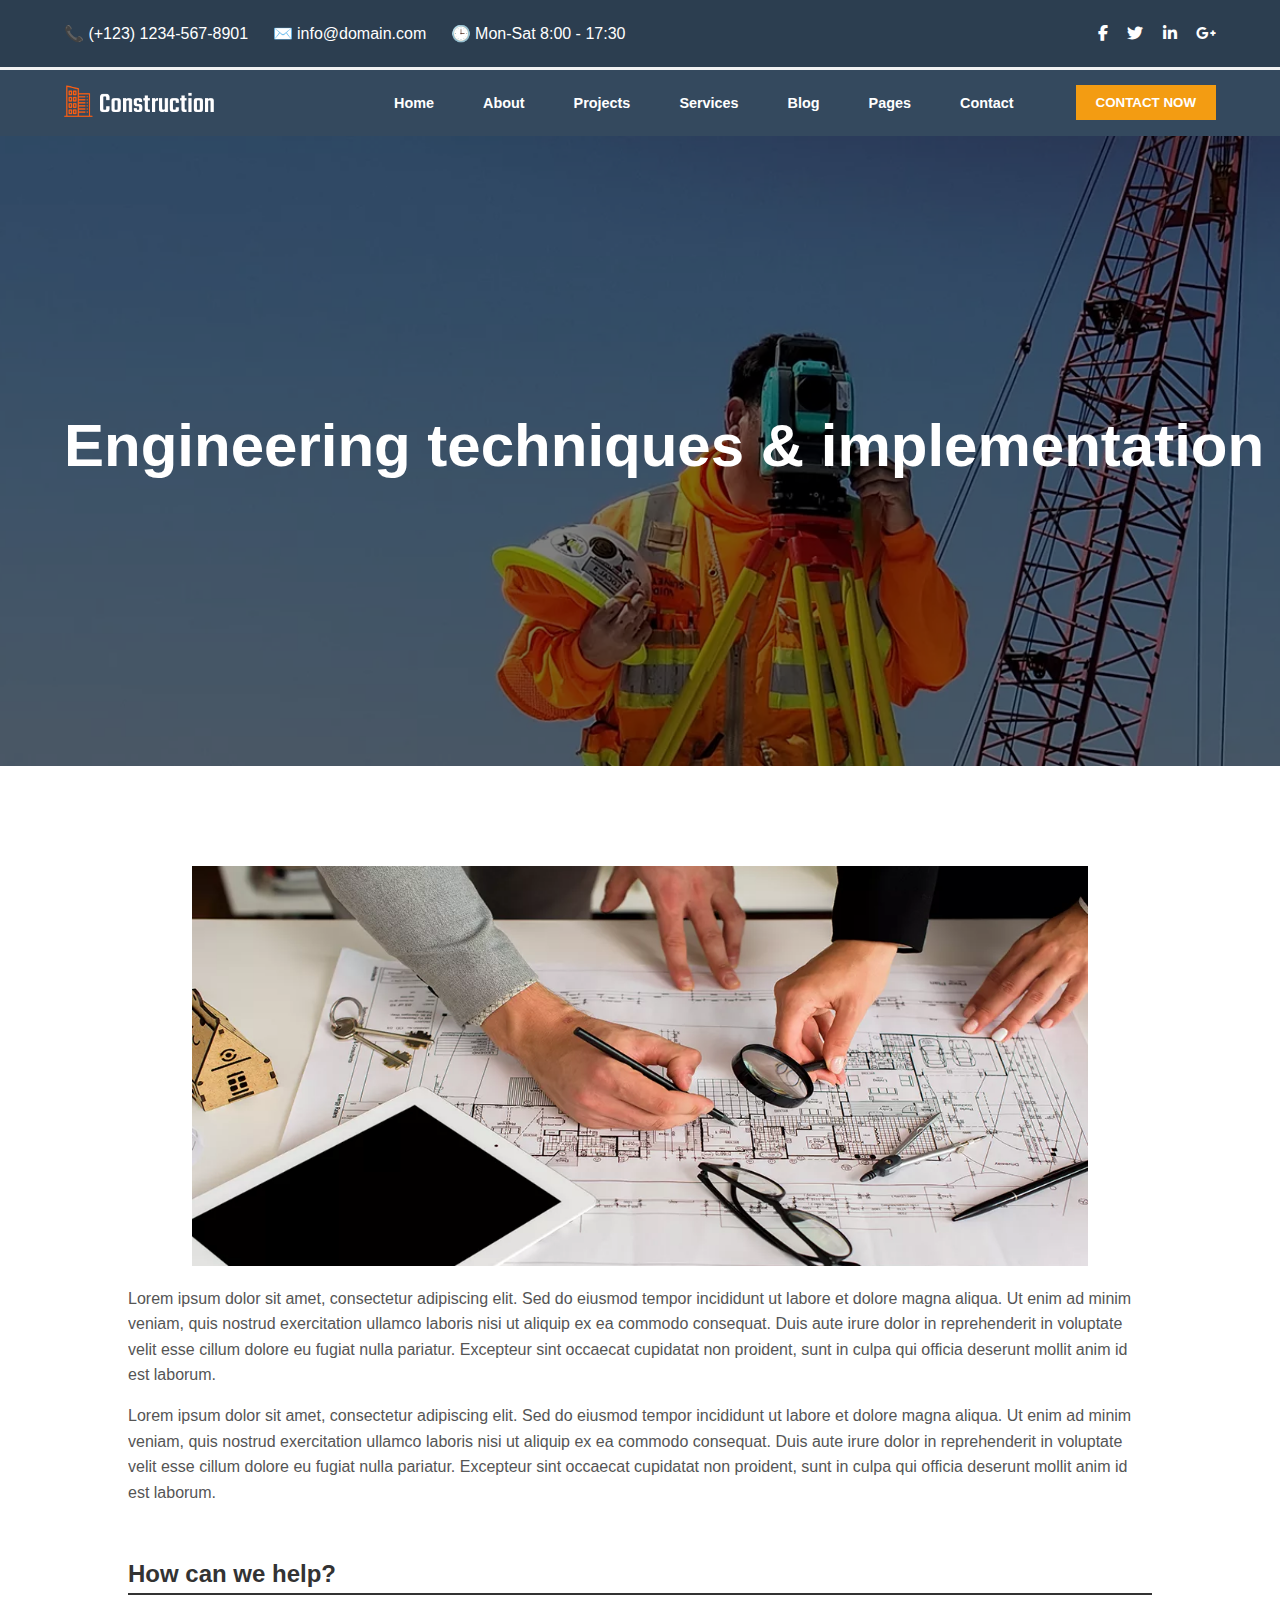
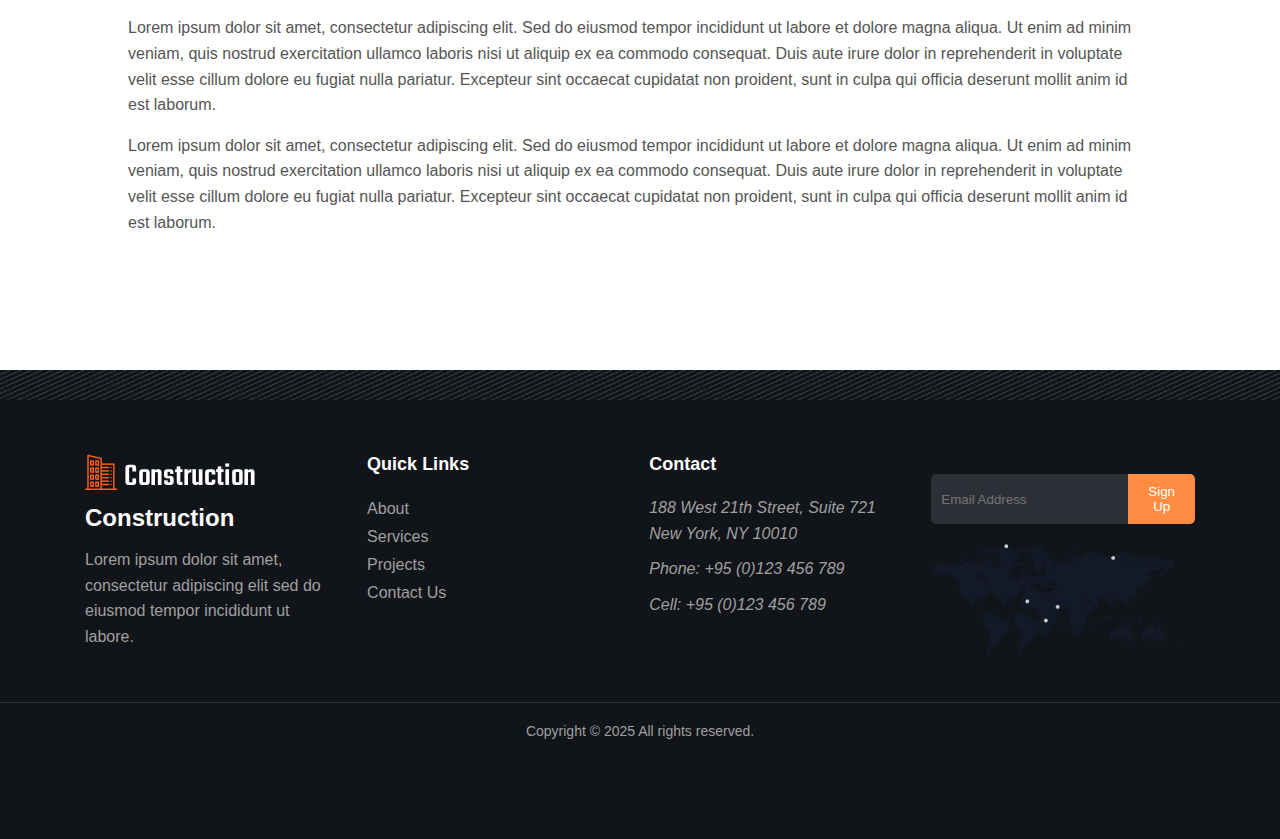
<file: service-detail.html>
<!DOCTYPE html>
<html lang="en">
<head>
    <meta charset="UTF-8">
    <meta name="viewport" content="width=device-width, initial-scale=1.0">
    <title>Service</title>
 <link rel="stylesheet" href="service-detail-style.css">
   <link rel="stylesheet" href="https://cdnjs.cloudflare.com/ajax/libs/font-awesome/6.1.1/css/all.min.css">

</head>
<body>
      <header class="top-bar">
    <div class="contact-info">
      <span>📞 (+123) 1234-567-8901</span>
      <span>✉️ info@domain.com</span>
      <span>🕒 Mon-Sat 8:00 - 17:30</span>
    </div>
    <div class="social-icons">
      <a href="#"><i class="fab fa-facebook-f"></i></a>
      <a href="#"><i class="fab fa-twitter"></i></a>
      <a href="#"><i class="fab fa-linkedin-in"></i></a>
      <a href="#"><i class="fab fa-google-plus-g"></i></a>
    </div>
    <div class="menu-icon" onclick="toggleTopInfo()">
      <i class="fas fa-bars"></i>
    </div>
  </header>

  <div class="top-content" id="topContent">
    <div class="contact-info-mobile">
      <span>📞 (+123) 1234-567-8901</span>
      <span>✉️ info@domain.com</span>
      <span>🕒 Mon-Sat 8:00 - 17:30</span>
    </div>
    <div class="social-icons-mobile">
      <a href="#"><i class="fab fa-facebook-f"></i></a>
      <a href="#"><i class="fab fa-twitter"></i></a>
      <a href="#"><i class="fab fa-linkedin-in"></i></a>
      <a href="#"><i class="fab fa-google-plus-g"></i></a>
    </div>
  </div>

  <script>
    function toggleTopInfo() {
      const topContent = document.getElementById('topContent');
      topContent.classList.toggle('show');
    }
  </script>


  <nav class="navbar">
    <div class="logo">
      <img src="logo.png" alt="Logo" />
    </div>

    <div class="menu-toggle" id="menu-toggle">
      <i class="fas fa-bars"></i>
    </div>

    <div class="navi" id="navi">
      <ul class="nav-links">
        <li><a href="index.html">Home</a></li>
        <li><a href="about.html">About</a></li>
        <li><a href="project.html">Projects</a></li>
        <li><a href="services.html">Services</a></li>

        <li class="dropdown">
          <a href="blog.html">Blog</a>
          <ul class="dropdown-menu">
            <li><a href="blog.html">Blog </a></li>
            <li><a href="single-blog.html">Blog Details</a></li>
          </ul>
        </li>

        <li class="dropdown">
          <a href="#">Pages</a>
          <ul class="dropdown-menu">
            <li><a href="element.html">Elements</a></li>
            <li><a href="project-detail.html">Project Details</a></li>
            <li><a href="service-detail.html">Services Details</a></li>
          </ul>
        </li>

        <li><a href="contact.html">Contact</a></li>
      </ul>
      <button class="contact-btn">CONTACT NOW</button>
    </div>
  </nav>
    <script>
    const menuToggle = document.getElementById("menu-toggle");
    const navi = document.getElementById("navi");

    menuToggle.addEventListener("click", () => {
      navi.classList.toggle("active");
    });
  </script>

 <div class="hero-section">
  <div class="hero-content">
    <h1>Engineering techniques & implementation</h1>
    
  </div>
</div>




<div class="hero-image">
  <img src="services_details.png.webp" alt="Architects reviewing blueprints">
</div>

<div class="wrapper">
  <div class="main-content">
    <p>
      Lorem ipsum dolor sit amet, consectetur adipiscing elit. Sed do eiusmod tempor incididunt ut labore et dolore magna aliqua. Ut enim ad minim veniam, quis nostrud exercitation ullamco laboris nisi ut aliquip ex ea commodo consequat. Duis aute irure dolor in reprehenderit in voluptate velit esse cillum dolore eu fugiat nulla pariatur. Excepteur sint occaecat cupidatat non proident, sunt in culpa qui officia deserunt mollit anim id est laborum.
    </p>
    <p>
      Lorem ipsum dolor sit amet, consectetur adipiscing elit. Sed do eiusmod tempor incididunt ut labore et dolore magna aliqua. Ut enim ad minim veniam, quis nostrud exercitation ullamco laboris nisi ut aliquip ex ea commodo consequat. Duis aute irure dolor in reprehenderit in voluptate velit esse cillum dolore eu fugiat nulla pariatur. Excepteur sint occaecat cupidatat non proident, sunt in culpa qui officia deserunt mollit anim id est laborum.
    </p>
  </div>

  <h2>How can we help?</h2>
  <div class="main-content">
    <p>
      Lorem ipsum dolor sit amet, consectetur adipiscing elit. Sed do eiusmod tempor incididunt ut labore et dolore magna aliqua. Ut enim ad minim veniam, quis nostrud exercitation ullamco laboris nisi ut aliquip ex ea commodo consequat. Duis aute irure dolor in reprehenderit in voluptate velit esse cillum dolore eu fugiat nulla pariatur. Excepteur sint occaecat cupidatat non proident, sunt in culpa qui officia deserunt mollit anim id est laborum.
    </p>
    <p>
      Lorem ipsum dolor sit amet, consectetur adipiscing elit. Sed do eiusmod tempor incididunt ut labore et dolore magna aliqua. Ut enim ad minim veniam, quis nostrud exercitation ullamco laboris nisi ut aliquip ex ea commodo consequat. Duis aute irure dolor in reprehenderit in voluptate velit esse cillum dolore eu fugiat nulla pariatur. Excepteur sint occaecat cupidatat non proident, sunt in culpa qui officia deserunt mollit anim id est laborum.
    </p>
  </div>
</div>

   <a href="#" id="scroll-to-top-button">
    <span class="arrow-up"></span>
</a>

<script>
const scrollToTopBtn = document.getElementById("scroll-to-top-button");

window.addEventListener("scroll", () => {
    if (document.body.scrollTop > 300 || document.documentElement.scrollTop > 300) {
        scrollToTopBtn.classList.add("show");
    } else {
        scrollToTopBtn.classList.remove("show");
    }
});

scrollToTopBtn.addEventListener("click", (e) => {
    e.preventDefault();
    
    const duration = 1500; 
    const startingY = window.pageYOffset;
    const diff = startingY;
    let start;

    window.requestAnimationFrame(function step(timestamp) {
        if (!start) start = timestamp;
        
        const time = timestamp - start;
        const percent = Math.min(time / duration, 1);
        
        window.scrollTo(0, startingY - diff * percent);

        if (time < duration) {
            window.requestAnimationFrame(step);
        }
    });
});</script>  
    <footer class="site-footer">
        <img src="arrow_testimonial.png" alt="" class="footer-img">
  <div class="continer">
    <div class="footer-columns">
      <div class="footer-column">
        <div class="logo-and-description">
          <img src="logo2_footer.png" alt="Construction Logo">
          <h3 class="company-name">Construction</h3>
          <p class="company-description">
            Lorem ipsum dolor sit amet, consectetur adipiscing elit sed do eiusmod tempor incididunt ut labore.
          </p>
        </div>
      </div>
      <div class="footer-column">
        <h4 class="column-title">Quick Links</h4>
        <ul class="quick-links-list">
          <li><a href="#">About</a></li>
          <li><a href="#">Services</a></li>
          <li><a href="#">Projects</a></li>
          <li><a href="#">Contact Us</a></li>
        </ul>
      </div>
      <div class="footer-column">
        <h4 class="column-title">Contact</h4>
        <address class="contact-info">
          <p>188 West 21th Street, Suite 721 New York, NY 10010</p>
          <p>Phone: +95 (0)123 456 789</p>
          <p>Cell: +95 (0)123 456 789</p>
        </address>
      </div>
            <div class="footer-column">

        <div class="newsletter-signup">
          <input type="email" placeholder="Email Address">
          <button type="submit">Sign Up</button>
        </div>
        <div class="map-image">
          <img src="map-footer.png" alt="World Map with locations">
        </div>
      </div>
    </div>
  </div>
  <div class="copyright-bar">
    <p class="copyright">
       
            Copyright &copy; 2025 All rights reserved.
   
    </p>
  </div>
</footer>
</body>
</html>
</file>
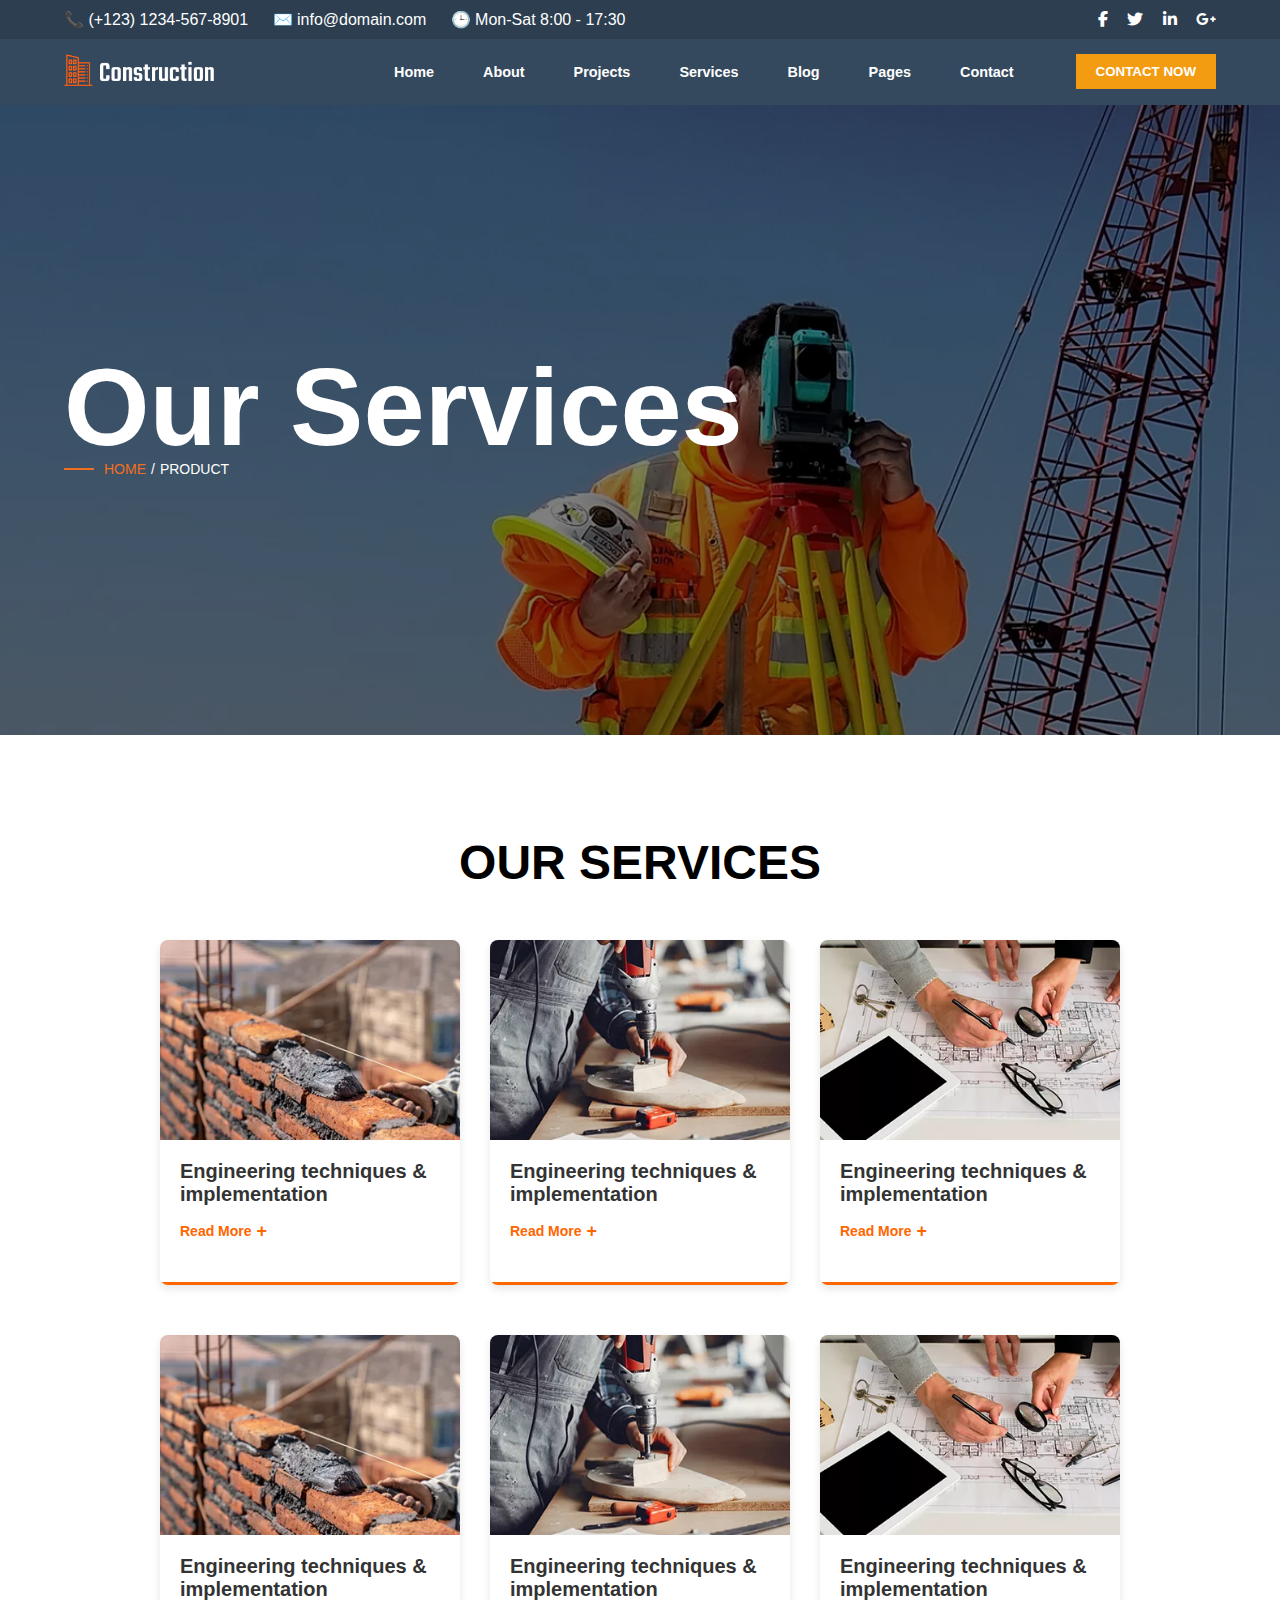
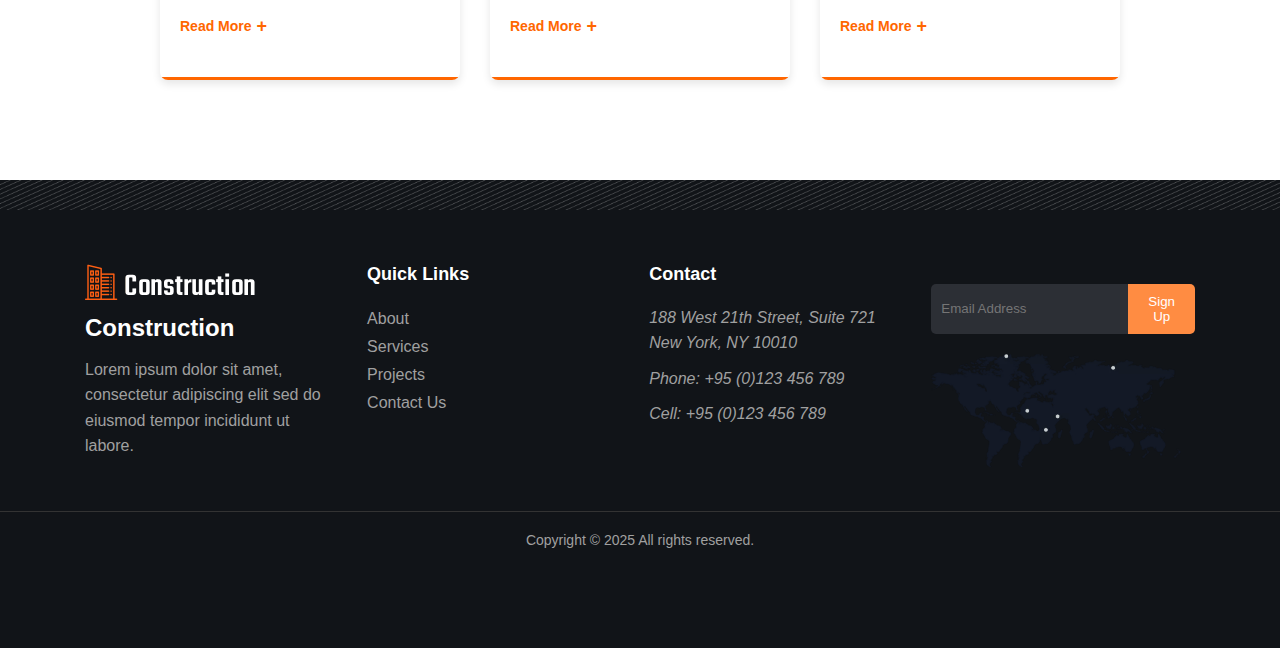
<file: services.html>
<!DOCTYPE html>
<html lang="en">
<head>
    <meta charset="UTF-8">
    <meta name="viewport" content="width=device-width, initial-scale=1.0">
    <title>Service</title>
 <link rel="stylesheet" href="service-style.css">
   <link rel="stylesheet" href="https://cdnjs.cloudflare.com/ajax/libs/font-awesome/6.1.1/css/all.min.css">

</head>
<body>
      <header class="top-bar">
    <div class="contact-info">
      <span>📞 (+123) 1234-567-8901</span>
      <span>✉️ info@domain.com</span>
      <span>🕒 Mon-Sat 8:00 - 17:30</span>
    </div>
    <div class="social-icons">
      <a href="#"><i class="fab fa-facebook-f"></i></a>
      <a href="#"><i class="fab fa-twitter"></i></a>
      <a href="#"><i class="fab fa-linkedin-in"></i></a>
      <a href="#"><i class="fab fa-google-plus-g"></i></a>
    </div>
    <div class="menu-icon" onclick="toggleTopInfo()">
      <i class="fas fa-bars"></i>
    </div>
  </header>

  <div class="top-content" id="topContent">
    <div class="contact-info-mobile">
      <span>📞 (+123) 1234-567-8901</span>
      <span>✉️ info@domain.com</span>
      <span>🕒 Mon-Sat 8:00 - 17:30</span>
    </div>
    <div class="social-icons-mobile">
      <a href="#"><i class="fab fa-facebook-f"></i></a>
      <a href="#"><i class="fab fa-twitter"></i></a>
      <a href="#"><i class="fab fa-linkedin-in"></i></a>
      <a href="#"><i class="fab fa-google-plus-g"></i></a>
    </div>
  </div>

  <script>
    function toggleTopInfo() {
      const topContent = document.getElementById('topContent');
      topContent.classList.toggle('show');
    }
  </script>


  <nav class="navbar">
    <div class="logo">
      <img src="logo.png" alt="Logo" />
    </div>

    <div class="menu-toggle" id="menu-toggle">
      <i class="fas fa-bars"></i>
    </div>

     <div class="navi" id="navi">
      <ul class="nav-links">
        <li><a href="index.html">Home</a></li>
        <li><a href="about.html">About</a></li>
        <li><a href="project.html">Projects</a></li>
        <li><a href="services.html">Services</a></li>

        <li class="dropdown">
          <a href="blog.html">Blog</a>
          <ul class="dropdown-menu">
            <li><a href="blog.html">Blog </a></li>
            <li><a href="single-blog.html">Blog Details</a></li>
          </ul>
        </li>

        <li class="dropdown">
          <a href="#">Pages</a>
          <ul class="dropdown-menu">
            <li><a href="element.html">Elements</a></li>
            <li><a href="project-detail.html">Project Details</a></li>
            <li><a href="service-detail.html">Services Details</a></li>
          </ul>
        </li>

        <li><a href="contact.html">Contact</a></li>
      </ul>
      <button class="contact-btn">CONTACT NOW</button>
    </div>
  </nav>
    <script>
    const menuToggle = document.getElementById("menu-toggle");
    const navi = document.getElementById("navi");

    menuToggle.addEventListener("click", () => {
      navi.classList.toggle("active");
    });
  </script>

 <div class="hero-section">
  <div class="hero-content">
    <h1>Our Services</h1>
    <div class="breadcrumbs">
      <div class="line"></div>
      <a href="index.html" >HOME</a> / <span>PRODUCT</span>
    </div>
  </div>
</div>


<section class="services-section">
  <div class="container">
    <h2 class="services-title">Our Services</h2>
    <div class="services-container">
      
      <div class="service-card">
        <img src="servicess3.png" alt="Engineering techniques and implementation" class="service-image">
        <div class="service-content">
          <h3 class="service-heading">Engineering techniques & implementation</h3>
          <a href="#" class="read-more">Read More <span class="plus-icon">+</span></a>
        </div>
        <div class="card-divider"></div>
      </div>
      
      <div class="service-card">
        <img src="servicess2.png" alt="Engineering techniques and implementation" class="service-image">
        <div class="service-content">
          <h3 class="service-heading">Engineering techniques & implementation</h3>
          <a href="#" class="read-more">Read More <span class="plus-icon">+</span></a>
        </div>
        <div class="card-divider"></div>
      </div>
      
      <div class="service-card">
        <img src="servicess1.png" alt="Engineering techniques and implementation" class="service-image">
        <div class="service-content">
          <h3 class="service-heading">Engineering techniques & implementation</h3>
          <a href="#" class="read-more">Read More <span class="plus-icon">+</span></a>
        </div>
        <div class="card-divider"></div>
      </div>
      
    </div>
  </div>
</section>

<section class="services-section">
  <div class="container">
    <div class="services-container">
      
      <div class="service-card">
        <img src="servicess3.png" alt="Engineering techniques and implementation" class="service-image">
        <div class="service-content">
          <h3 class="service-heading">Engineering techniques & implementation</h3>
          <a href="#" class="read-more">Read More <span class="plus-icon">+</span></a>
        </div>
        <div class="card-divider"></div>
      </div>
      
      <div class="service-card">
        <img src="servicess2.png" alt="Engineering techniques and implementation" class="service-image">
        <div class="service-content">
          <h3 class="service-heading">Engineering techniques & implementation</h3>
          <a href="#" class="read-more">Read More <span class="plus-icon">+</span></a>
        </div>
        <div class="card-divider"></div>
      </div>
      
      <div class="service-card">
        <img src="servicess1.png" alt="Engineering techniques and implementation" class="service-image">
        <div class="service-content">
          <h3 class="service-heading">Engineering techniques & implementation</h3>
          <a href="#" class="read-more">Read More <span class="plus-icon">+</span></a>
        </div>
        <div class="card-divider"></div>
      </div>
      
    </div>
  </div>
</section>

<a href="#" id="scroll-to-top-button">
    <span class="arrow-up"></span>
</a>

<script>
const scrollToTopBtn = document.getElementById("scroll-to-top-button");

window.addEventListener("scroll", () => {
    if (document.body.scrollTop > 300 || document.documentElement.scrollTop > 300) {
        scrollToTopBtn.classList.add("show");
    } else {
        scrollToTopBtn.classList.remove("show");
    }
});

scrollToTopBtn.addEventListener("click", (e) => {
    e.preventDefault();
    
    const duration = 1500; 
    const startingY = window.pageYOffset;
    const diff = startingY;
    let start;

    window.requestAnimationFrame(function step(timestamp) {
        if (!start) start = timestamp;
        
        const time = timestamp - start;
        const percent = Math.min(time / duration, 1);
        
        window.scrollTo(0, startingY - diff * percent);

        if (time < duration) {
            window.requestAnimationFrame(step);
        }
    });
});</script>
    <footer class="site-footer">
        <img src="arrow_testimonial.png" alt="" class="footer-img">
  <div class="continer">
    <div class="footer-columns">
      <div class="footer-column">
        <div class="logo-and-description">
          <img src="logo2_footer.png" alt="Construction Logo">
          <h3 class="company-name">Construction</h3>
          <p class="company-description">
            Lorem ipsum dolor sit amet, consectetur adipiscing elit sed do eiusmod tempor incididunt ut labore.
          </p>
        </div>
      </div>
      <div class="footer-column">
        <h4 class="column-title">Quick Links</h4>
        <ul class="quick-links-list">
          <li><a href="#">About</a></li>
          <li><a href="#">Services</a></li>
          <li><a href="#">Projects</a></li>
          <li><a href="#">Contact Us</a></li>
        </ul>
      </div>
      <div class="footer-column">
        <h4 class="column-title">Contact</h4>
        <address class="contact-info">
          <p>188 West 21th Street, Suite 721 New York, NY 10010</p>
          <p>Phone: +95 (0)123 456 789</p>
          <p>Cell: +95 (0)123 456 789</p>
        </address>
      </div>
            <div class="footer-column">

        <div class="newsletter-signup">
          <input type="email" placeholder="Email Address">
          <button type="submit">Sign Up</button>
        </div>
        <div class="map-image">
          <img src="map-footer.png" alt="World Map with locations">
        </div>
      </div>
    </div>
  </div>
  <div class="copyright-bar">
    <p class="copyright">
       
            Copyright &copy; 2025 All rights reserved.
   
    </p>
  </div>
</footer>
</body>
</html>
</file>
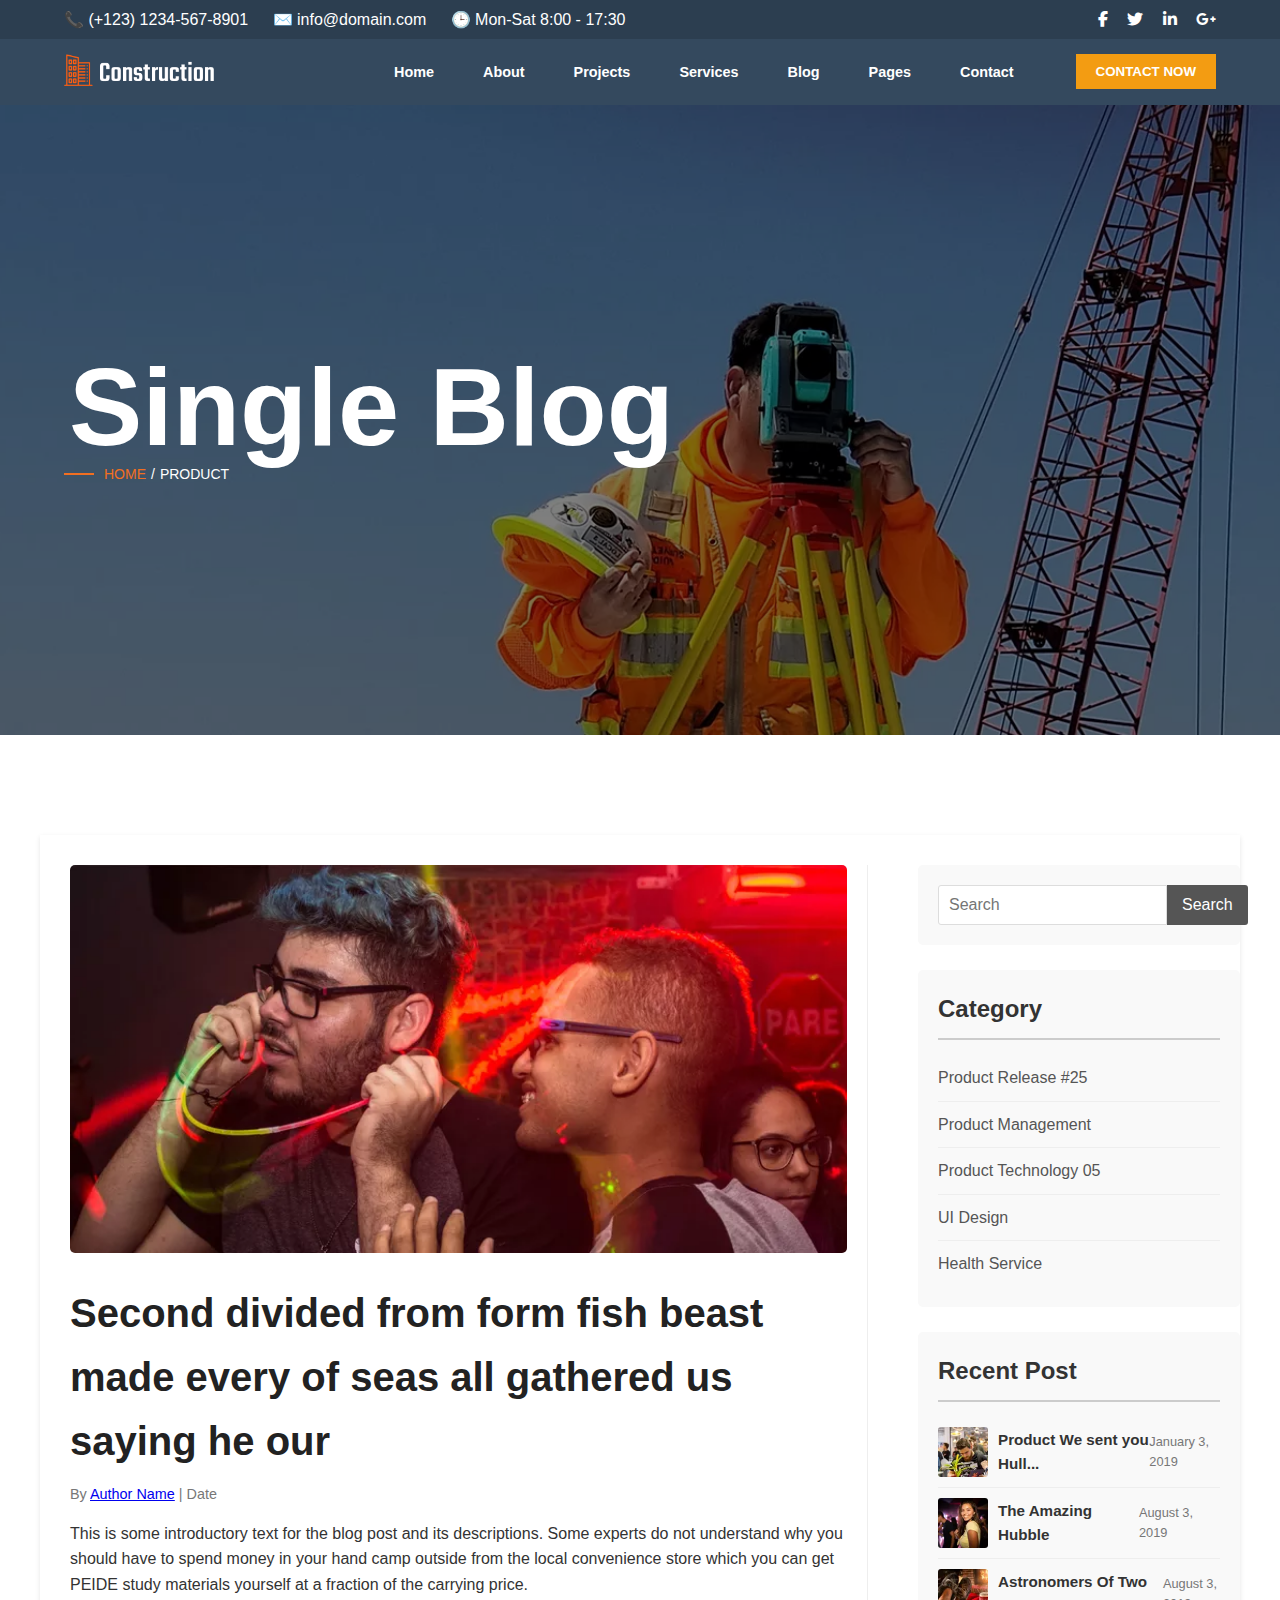
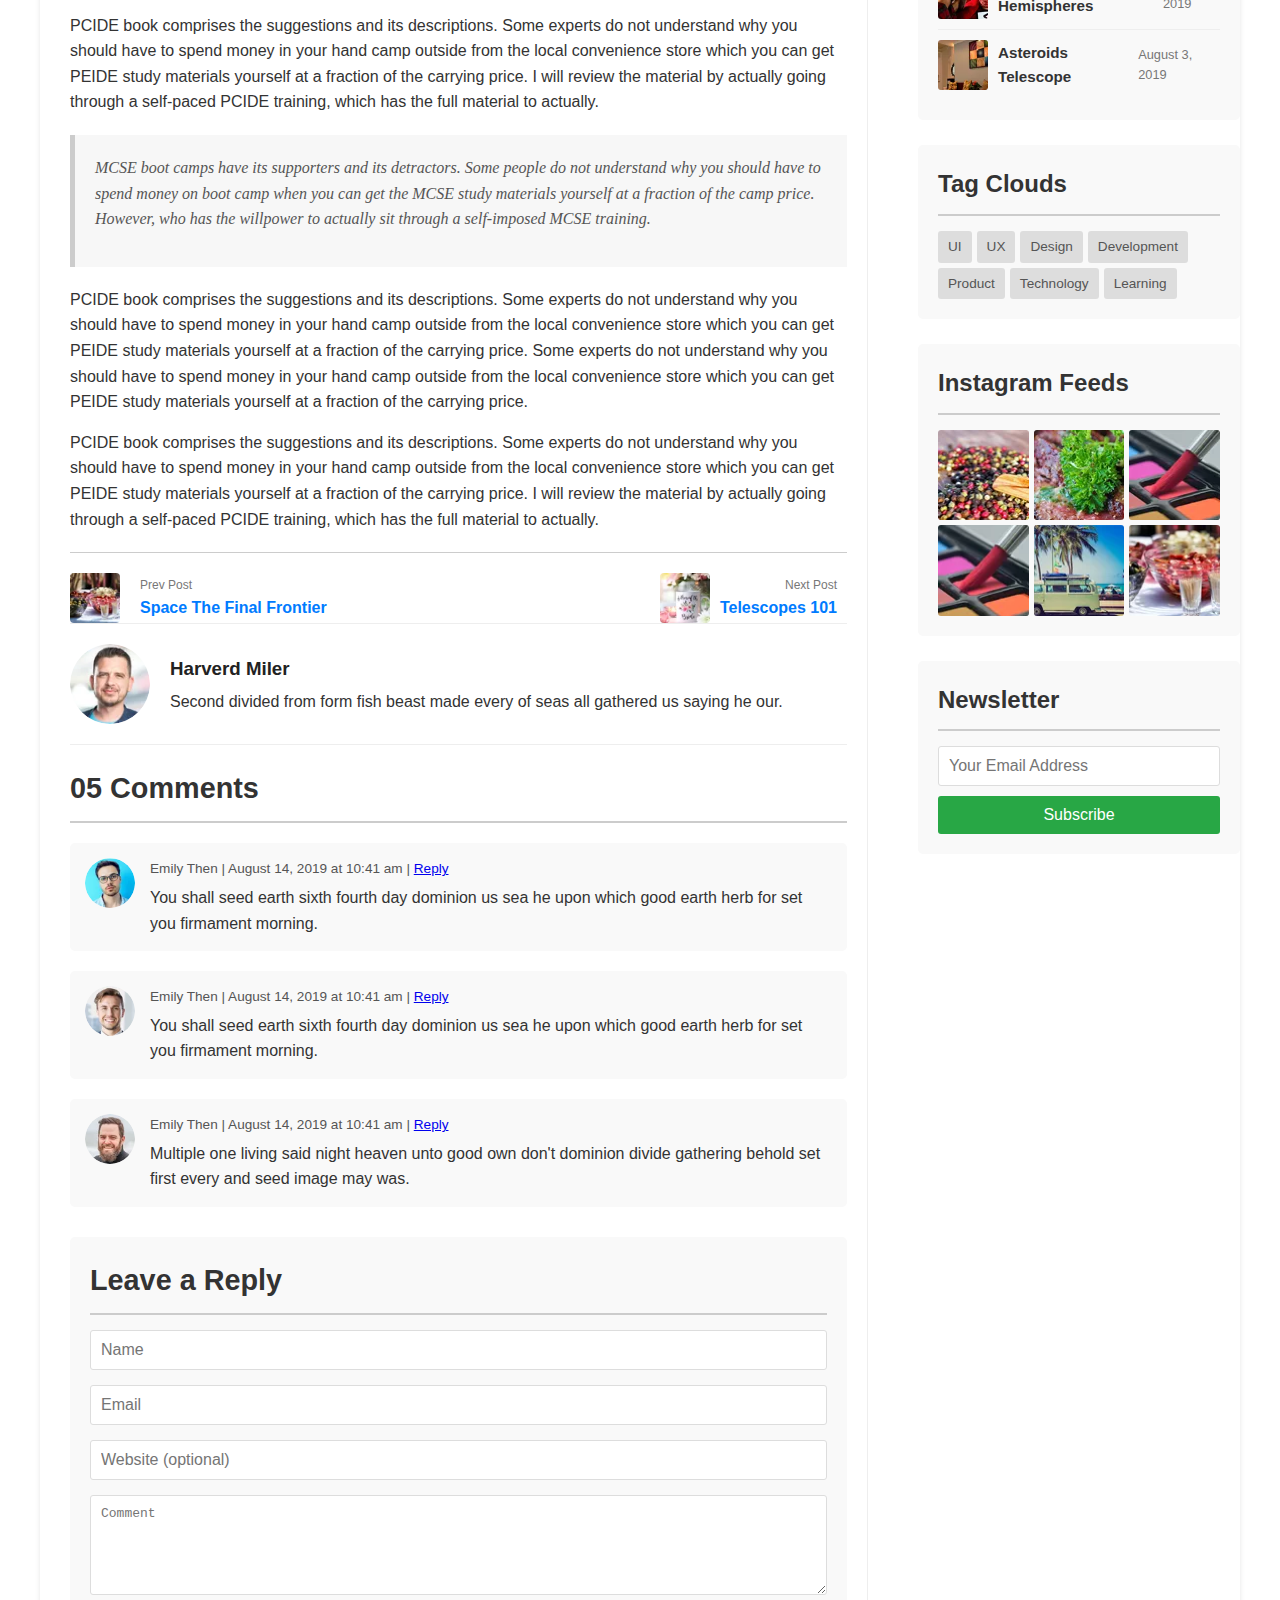
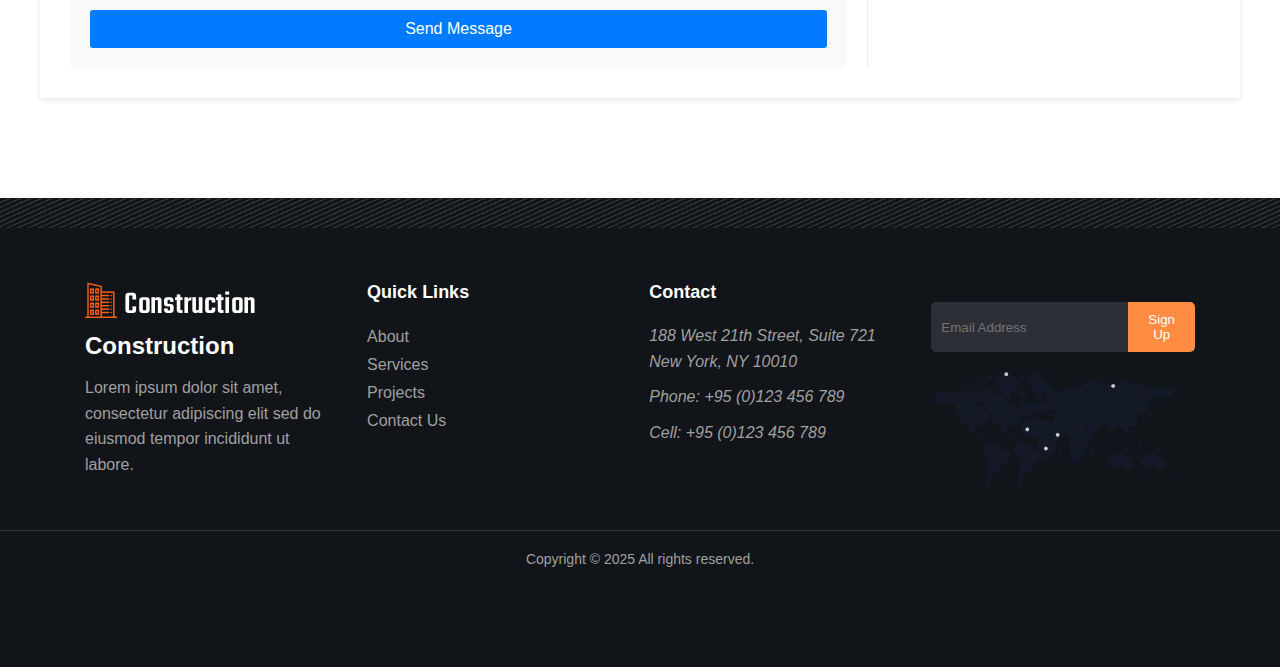
<file: single-blog.html>
<!DOCTYPE html>
<html lang="en">
<head>
    <meta charset="UTF-8">
    <meta name="viewport" content="width=device-width, initial-scale=1.0">
    <title>Single Blog</title>
 <link rel="stylesheet" href="blog-detail-style.css">
   <link rel="stylesheet" href="https://cdnjs.cloudflare.com/ajax/libs/font-awesome/6.1.1/css/all.min.css">

</head>
<body>
      <header class="top-bar">
    <div class="contact-info">
      <span>📞 (+123) 1234-567-8901</span>
      <span>✉️ info@domain.com</span>
      <span>🕒 Mon-Sat 8:00 - 17:30</span>
    </div>
    <div class="social-icons">
      <a href="#"><i class="fab fa-facebook-f"></i></a>
      <a href="#"><i class="fab fa-twitter"></i></a>
      <a href="#"><i class="fab fa-linkedin-in"></i></a>
      <a href="#"><i class="fab fa-google-plus-g"></i></a>
    </div>
    <div class="menu-icon" onclick="toggleTopInfo()">
      <i class="fas fa-bars"></i>
    </div>
  </header>

  <div class="top-content" id="topContent">
    <div class="contact-info-mobile">
      <span>📞 (+123) 1234-567-8901</span>
      <span>✉️ info@domain.com</span>
      <span>🕒 Mon-Sat 8:00 - 17:30</span>
    </div>
    <div class="social-icons-mobile">
      <a href="#"><i class="fab fa-facebook-f"></i></a>
      <a href="#"><i class="fab fa-twitter"></i></a>
      <a href="#"><i class="fab fa-linkedin-in"></i></a>
      <a href="#"><i class="fab fa-google-plus-g"></i></a>
    </div>
  </div>

  <script>
    function toggleTopInfo() {
      const topContent = document.getElementById('topContent');
      topContent.classList.toggle('show');
    }
  </script>


  <nav class="navbar">
    <div class="logo">
      <img src="logo.png" alt="Logo" />
    </div>

    <div class="menu-toggle" id="menu-toggle">
      <i class="fas fa-bars"></i>
    </div>

    <div class="navi" id="navi">
      <ul class="nav-links">
        <li><a href="index.html">Home</a></li>
        <li><a href="about.html">About</a></li>
        <li><a href="project.html">Projects</a></li>
        <li><a href="services.html">Services</a></li>

        <li class="dropdown">
          <a href="blog.html">Blog</a>
          <ul class="dropdown-menu">
            <li><a href="blog.html">Blog </a></li>
            <li><a href="single-blog.html">Blog Details</a></li>
          </ul>
        </li>

        <li class="dropdown">
          <a href="#">Pages</a>
          <ul class="dropdown-menu">
            <li><a href="element.html">Elements</a></li>
            <li><a href="project-detail.html">Project Details</a></li>
            <li><a href="service-detail.html">Services Details</a></li>
          </ul>
        </li>

        <li><a href="contact.html">Contact</a></li>
      </ul>

      <button class="contact-btn">CONTACT NOW</button>
    </div>
  </nav>
    <script>
    const menuToggle = document.getElementById("menu-toggle");
    const navi = document.getElementById("navi");

    menuToggle.addEventListener("click", () => {
      navi.classList.toggle("active");
    });
  </script>

 <div class="hero-section">
  <div class="hero-content">
    <h1>Single Blog</h1>
    <div class="breadcrumbs">
      <div class="line"></div>
      <a href="index.html" >HOME</a> / <span>PRODUCT</span>
    </div>
  </div>
</div>





  <div class="container">
        <main class="main-content">
            <article class="post">
                <img src="single_blog_1.png.webp" alt="Main Post Image">
                <h1 class="post-title">Second divided from form fish beast made every of seas all gathered us saying he our</h1>
                <p class="post-meta">By <a href="#">Author Name</a> | Date</p>
                <p>This is some introductory text for the blog post and its descriptions. Some experts do not understand why you should have to spend money in your hand camp outside from the local convenience store which you can get PEIDE study materials yourself at a fraction of the carrying price.</p>
                <p>PCIDE book comprises the suggestions and its descriptions. Some experts do not understand why you should have to spend money in your hand camp outside from the local convenience store which you can get PEIDE study materials yourself at a fraction of the carrying price. I will review the material by actually going through a self-paced PCIDE training, which has the full material to actually.</p>
                <div class="quote-container">
  <blockquote>
    <p>MCSE boot camps have its supporters and its detractors. Some people do not understand why you should have to spend money on boot camp when you can get the MCSE study materials yourself at a fraction of the camp price. However, who has the willpower to actually sit through a self-imposed MCSE training.</p>
  </blockquote>
</div>
                <p>PCIDE book comprises the suggestions and its descriptions. Some experts do not understand why you should have to spend money in your hand camp outside from the local convenience store which you can get PEIDE study materials yourself at a fraction of the carrying price. Some experts do not understand why you should have to spend money in your hand camp outside from the local convenience store which you can get PEIDE study materials yourself at a fraction of the carrying price.</p>
                <p>PCIDE book comprises the suggestions and its descriptions. Some experts do not understand why you should have to spend money in your hand camp outside from the local convenience store which you can get PEIDE study materials yourself at a fraction of the carrying price. I will review the material by actually going through a self-paced PCIDE training, which has the full material to actually.</p>
            </article>
<div class="post-navigation">
  <a href="#" class="nav-link prev-post">
    <img src="preview.png.webp" alt="Previous Post Image">
    <div class="post-details">
      <span class="label">Prev Post</span>
      <span class="title">Space The Final Frontier</span>
    </div>
  </a>
  <a href="#" class="nav-link next-post">
    <div class="post-details">
      <span class="label">Next Post</span>
      <span class="title">Telescopes 101</span>
    </div>
    <img src="next.png.webp" alt="Next Post Image">
  </a>
</div>
            <div class="author-info">
                <img src="author.png.webp" alt="Author Avatar">
                <div class="author-details">
                    <h3>Harverd Miler</h3>
                    <p>Second divided from form fish beast made every of seas all gathered us saying he our.</p>
                </div>
            </div>

            <div class="comments-section">
                <h3>05 Comments</h3>

                <div class="comment">
                    <img src="comment_1.png.webp" alt="User Avatar">
                    <div class="comment-content">
                        <p class="comment-meta">Emily Then | August 14, 2019 at 10:41 am | <a href="#">Reply</a></p>
                        <p>You shall seed earth sixth fourth day dominion us sea he upon which good earth herb for set you firmament morning.</p>
                    </div>
                </div>

                <div class="comment">
                    <img src="comment_2.png.webp" alt="User Avatar">
                    <div class="comment-content">
                        <p class="comment-meta">Emily Then | August 14, 2019 at 10:41 am | <a href="#">Reply</a></p>
                        <p>You shall seed earth sixth fourth day dominion us sea he upon which good earth herb for set you firmament morning.</p>
                    </div>
                </div>

                <div class="comment">
                    <img src="comment_3.png.webp" alt="User Avatar">
                    <div class="comment-content">
                        <p class="comment-meta">Emily Then | August 14, 2019 at 10:41 am | <a href="#">Reply</a></p>
                        <p>Multiple one living said night heaven unto good own don't dominion divide gathering behold set first every and seed image may was.</p>
                    </div>
                </div>
            </div>

            <div class="leave-comment">
                <h3>Leave a Reply</h3>
                <form>
                    <input type="text" placeholder="Name">
                    <input type="email" placeholder="Email">
                    <input type="url" placeholder="Website (optional)">
                    <textarea placeholder="Comment"></textarea>
                    <button type="submit">Send Message</button>
                </form>
            </div>
        </main>

        <aside class="sidebar">
            <div class="widget search-widget">
                <form>
                    <input type="text" placeholder="Search">
                    <button type="submit">Search</button>
                </form>
            </div>

            <div class="widget category-widget">
                <h3>Category</h3>
                <ul>
                    <li><a href="#">Product Release #25</a></li>
                    <li><a href="#">Product Management</a></li>
                    <li><a href="#">Product Technology 05</a></li>
                    <li><a href="#">UI Design</a></li>
                    <li><a href="#">Health Service</a></li>
                </ul>
            </div>

            <div class="widget recent-posts-widget">
                <h3>Recent Post</h3>
                <ul>
                    <li>
                        <img src="post_1.png.webp" alt="Recent Post 1">
                        <a href="#">Product We sent you Hull...</a>
                        <span>January 3, 2019</span>
                    </li>
                    <li>
                        <img src="post_2.png.webp" alt="Recent Post 2">
                        <a href="#">The Amazing Hubble</a>
                        <span>August 3, 2019</span>
                    </li>
                    <li>
                        <img src="post_3.png.webp" alt="Recent Post 3">
                        <a href="#">Astronomers Of Two Hemispheres</a>
                        <span>August 3, 2019</span>
                    </li>
                    <li>
                        <img src="post_4.png.webp" alt="Recent Post 4">
                        <a href="#">Asteroids Telescope</a>
                        <span>August 3, 2019</span>
                    </li>
                </ul>
            </div>

            <div class="widget tags-widget">
                <h3>Tag Clouds</h3>
                <div class="tags">
                    <a href="#">UI</a>
                    <a href="#">UX</a>
                    <a href="#">Design</a>
                    <a href="#">Development</a>
                    <a href="#">Product</a>
                    <a href="#">Technology</a>
                    <a href="#">Learning</a>
                </div>
            </div>

            <div class="widget instagram-widget">
                <h3>Instagram Feeds</h3>
                <div class="instagram-feed">
                    <img src="post_5.png.webp" alt="Instagram Feed 1">
                    <img src="post_7.png.webp" alt="Instagram Feed 2">
                    <img src="post_8.png (1).webp" alt="Instagram Feed 3">
                    <img src="post_8.png.webp" alt="Instagram Feed 4">
                    <img src="post_9.png.webp" alt="Instagram Feed 5">
                    <img src="post_10.png.webp" alt="Instagram Feed 6">
                </div>
            </div>

            <div class="widget newsletter-widget">
                <h3>Newsletter</h3>
                <form>
                    <input type="email" placeholder="Your Email Address">
                    <button type="submit">Subscribe</button>
                </form>
            </div>
        </aside>
    </div>




<a href="#" id="scroll-to-top-button">
    <span class="arrow-up"></span>
</a>

<script>
const scrollToTopBtn = document.getElementById("scroll-to-top-button");

window.addEventListener("scroll", () => {
    if (document.body.scrollTop > 300 || document.documentElement.scrollTop > 300) {
        scrollToTopBtn.classList.add("show");
    } else {
        scrollToTopBtn.classList.remove("show");
    }
});

scrollToTopBtn.addEventListener("click", (e) => {
    e.preventDefault();
    
    const duration = 1500; 
    const startingY = window.pageYOffset;
    const diff = startingY;
    let start;

    window.requestAnimationFrame(function step(timestamp) {
        if (!start) start = timestamp;
        
        const time = timestamp - start;
        const percent = Math.min(time / duration, 1);
        
        window.scrollTo(0, startingY - diff * percent);

        if (time < duration) {
            window.requestAnimationFrame(step);
        }
    });
});</script>
 

    <footer class="site-footer">
        <img src="arrow_testimonial.png" alt="" class="footer-img">
  <div class="continer">
    <div class="footer-columns">
      <div class="footer-column">
        <div class="logo-and-description">
          <img src="logo2_footer.png" alt="Construction Logo">
          <h3 class="company-name">Construction</h3>
          <p class="company-description">
            Lorem ipsum dolor sit amet, consectetur adipiscing elit sed do eiusmod tempor incididunt ut labore.
          </p>
        </div>
      </div>
      <div class="footer-column">
        <h4 class="column-title">Quick Links</h4>
        <ul class="quick-links-list">
          <li><a href="#">About</a></li>
          <li><a href="#">Services</a></li>
          <li><a href="#">Projects</a></li>
          <li><a href="#">Contact Us</a></li>
        </ul>
      </div>
      <div class="footer-column">
        <h4 class="column-title">Contact</h4>
        <address class="contact-info">
          <p>188 West 21th Street, Suite 721 New York, NY 10010</p>
          <p>Phone: +95 (0)123 456 789</p>
          <p>Cell: +95 (0)123 456 789</p>
        </address>
      </div>
            <div class="footer-column">

        <div class="newsletter-signup">
          <input type="email" placeholder="Email Address">
          <button type="submit">Sign Up</button>
        </div>
        <div class="map-image">
          <img src="map-footer.png" alt="World Map with locations">
        </div>
      </div>
    </div>
  </div>
  <div class="copyright-bar">
  <p class="copyright">
       
            Copyright &copy; 2025 All rights reserved.
   
    </p>
  </div>
</footer>
</body>
</html>
</file>
<file: style.css>
* {
  box-sizing: border-box;
  margin: 0;
  padding: 0;
}

body {
    margin: 0;
    font-family: Arial, sans-serif;
    color: white;
}

.top-bar {
  background-color: #2c3e50;
  color: white;
  display: flex;
  justify-content: space-between;
  align-items: center;
  padding: 10px 5%;
  position: relative;
}

.contact-info span {
  margin-right: 20px;
}

.social-icons a {
  color: white;
  margin-left: 15px;
  font-size: 16px;
  
}

.menu-icon {
  display: none;
  font-size: 22px;
  cursor: pointer;
  color: white;
}

.top-content {
  display: none;
  background-color: #2c3e50;
  color: white;
  padding: 10px 5%;
  flex-direction: column;
}

.top-content.show {
  display: flex;
}

.contact-info-mobile span{
  display: block;
  margin: 5px 0;
  color: white;
  padding-bottom: 5px;

}
.social-icons-mobile a {
  display: inline;
  margin: 5px 0;
  color: white;

}

.social-icons-mobile i:hover {
  transform: rotateY(180deg);
    transition: transform 1s ease;
    color: #FF6600;

}

.social-icons i:hover {
  transform: rotateY(180deg);
    transition: transform 1s ease;
    color: #FF6600;

}
@media (max-width: 1024px) {
  .contact-info,
  .social-icons {
    display: none;
  }

  .menu-icon {
    display: block;
  }
}


.navbar {
  background-color: #34495e;
  display: flex;
  justify-content: space-between;
  align-items: center;
  padding: 15px 5%;
  position: relative;
  flex-wrap: wrap;
}

.logo img {
  width: 150px;
}

.menu-toggle {
  display: none;
  font-size: 24px;
  color: white;
  cursor: pointer;
}

.navi {
  display: flex;
  align-items: center;
}

.nav-links {
  list-style: none;
  display: flex;
  gap: 25px;
  margin: 0;
  padding: 0;
  position: relative;
}

.nav-links li {
  position: relative;
}

.nav-links a {
  color: white;
  text-decoration: none;
  font-weight: bold;
  padding: 8px 12px;
  display: block;
  font-size: 0.9rem;
}

.dropdown-menu {
  display: none;
  position: absolute;
  top: 100%;
  left: 0;
  background-color: #2c3e50;
  padding: 10px 0;
  min-width: 150px;
  z-index: 999;
  border-radius: 4px;
}

.dropdown-menu li a {
  color: #ecf0f1;
  font-weight: normal;
  padding: 8px 20px;
  white-space: nowrap;
}

.dropdown-menu li a:hover {
  background-color: #34495e;
}

.dropdown:hover .dropdown-menu {
  display: block;
}

.contact-btn {
  background-color: #f39c12;
  color: white;
  border: none;
  padding: 10px 20px;
  font-weight: bold;
  cursor: pointer;
  transition: background-color 0.3s;
  margin-left: 50px;
}

.contact-btn:hover {
  background-color: #e67e22;
}
@media (max-width: 991px) {
  .menu-toggle {
    display: block;
  }

  .navi {
    display: none;
    flex-direction: column;
    align-items: flex-start;
    width: 100%;
    background-color: #34495e;
    position: absolute;
    top: 100%;
    left: 0;
    z-index: 1000;
    padding: 10px 5%;
  }

  .navi.active {
    display: flex;
  }

  .nav-links {
    flex-direction: column;
    width: 100%;
    gap: 10px;
  }

  .nav-links li {
    width: 100%;
  }

  .nav-links a {
    width: 100%;
    font-size: 1rem;
    padding: 10px 0;
  }

  .dropdown:hover .dropdown-menu {
    position: static;
    background-color: #2c3e50;
  }

  .contact-btn {
    width: 100%;
    margin: 10px 0 0;
  }
}
.hero-section {
    background-image: url('h1_hero.jpg');
    background-size: cover;
    background-position: center;
    height: 100vh;
    display: flex;
    align-items: center;
    justify-content: flex-start;
    position: relative;
    padding-left: 5%;
}

.hero-section::before {
    content: '';
    position: absolute;
    top: 0;
    left: 0;
    width: 100%;
    height: 100%;
    background-color: rgba(0, 0, 0, 0.5);
}

.hero-content {
    position: relative;
    z-index: 1;
    color: white;
}

.hero-content .subtitle {
    color: #fdfbf8;
    font-size: 14px;
    font-weight: bold;
    position: relative;
    padding-left: 20px;
}

.hero-content .subtitle::before {
    content: '';
    position: absolute;
    left: 0;
    top: 50%;
    transform: translateY(-50%);
    width: 15px;
    height: 2px;
    background-color: #f39c12;
}

.hero-content h1 {
    font-size: 110px;
    font-weight: 900;
    line-height: 0.8;
    margin: 20px 0;
    margin-bottom: 1px;
    color: #ff6600;
    padding: 5px;
}

.hero-content h1 span:first-child {
    color: #ff6600;
}

@media (min-width: 1200px) {
  .hero-content h1 {
    font-size: 110px;
    padding: 5px;
  }

  .hero-section {
    padding-left: 5%;
  }
}

@media (min-width: 992px) and (max-width: 1199px) {
  .hero-content h1 {
    font-size: 80px;
    padding: 5px;
  }

  .hero-section {
    padding-left: 4%;
  }
}

@media (min-width: 768px) and (max-width: 991px) {
  .hero-content h1 {
    font-size: 60px;
    padding: 4px;
  }

  .hero-content .subtitle {
    font-size: 12px;
  }

  .hero-section {
    padding-left: 3%;
  }
}


@media (max-width: 767px) {
  .hero-section {
    padding-left: 15px;
    justify-content: center; 
    height: auto; 
    padding-top: 40px;
    padding-bottom: 40px;
  }

  .hero-content h1 {
    font-size: 36px;
    line-height: 1;
    margin: 10px 0;
    padding: 0 10px;
  }

  .hero-content .subtitle {
    font-size: 10px;
    padding-left: 15px;
  }

  .hero-content .subtitle::before {
    width: 10px;
    height: 2px;
  }
}

.services-text {
    color: #f3f3ee;
    font-size: 14px;
    font-weight: bold;
    position: relative;
    padding-left: 20px;
    margin-top: 40px;
}

.services-text::before {
    content: '';
    position: absolute;
    left: 0;
    top: 50%;
    transform: translateY(-50%);
    width: 15px;
    height: 2px;
    background-color: #ff6600;
}
.body-bg {
  margin: 5px;
  display: flex;
  justify-content: center;
  align-items: center;
 
}

.construction-container {
  position: relative;
  font-family: sans-serif;
  font-weight: 900;
  font-size: 10vw;
  text-transform: uppercase;
  overflow: hidden;
}

.text-outline {
  color: transparent;
  -webkit-text-stroke: 0.05em white;
  -webkit-text-fill-color: transparent;
  z-index: 2;
}

.text-fill {
  position: absolute;
  top: 0;
  left: 0;
  width: 100%;
  height: 100%;
  color: #ff6600;
  z-index: 1;
  background: linear-gradient(45deg, #ff8c00, #ff6600, #ff8c00);
  background-size: 200% 200%;
  animation: swim 4s linear infinite;
  -webkit-background-clip: text;
  background-clip: text;
  -webkit-text-fill-color: transparent;
  -webkit-mask-image: linear-gradient(to bottom, transparent 50%, white 50%);
  -webkit-mask-repeat: no-repeat;
  -webkit-mask-size: 100% 100%;
  mask-image: linear-gradient(to bottom, transparent 50%, white 50%);
  mask-repeat: no-repeat;
  mask-size: 100% 100%;
}

@keyframes swim {
  0% {
    background-position: 0% 50%;
  }
  50% {
    background-position: 100% 50%;
  }
  100% {
    background-position: 0% 50%;
  }
}



.services-section {
  background-color: #ffffff;
  padding: 80px 0;
  text-align: center;
  font-family: 'Poppins', sans-serif;
}

.services-title {
  font-size: 48px;
  font-weight: 700;
  color: #000;
  margin-bottom: 20px;
  text-transform: uppercase;
}

.services-container {
  display: flex;
  justify-content: center;
  gap: 30px;
  flex-wrap: wrap;
  margin-top: 50px;
}

.service-card {
  width: 300px;
  text-align: left;
  background-color: #fff;
  border-radius: 8px;
  overflow: hidden;
  box-shadow: 0 4px 8px rgba(0, 0, 0, 0.1);
}

.service-image {
  width: 100%;
  height: 200px;
  object-fit: cover;
  display: block;
}

.service-content {
  padding: 20px;
}

.service-heading {
  font-size: 20px;
  font-weight: 600;
  color: #333;
  margin-bottom: 10px;
}

.read-more {
  display: flex;
  align-items: center;
  font-size: 14px;
  font-weight: 600;
  color: #ff6600; 
  text-decoration: none;
  margin-top: 15px;
}

.read-more .plus-icon {
  font-size: 18px;
  margin-left: 5px;
}

.card-divider {
  width: 100%;
  height: 3px;
  background-color: #ff6600; 
  margin-top: 20px;
}



.about-section {
  padding: 80px 0;
  font-family: 'Poppins', sans-serif; 
  background-color: #fff;
}

.about-container {
  display: flex;
  align-items: center;
  justify-content: space-between;
  max-width: 1200px;
  margin: 0 auto;
  gap: 80px;
}

.about-content {
  flex: 1;
}

.about-title {
  font-size: 48px;
  font-weight: 700;
  text-transform: uppercase;
  color: #1a233b;
  margin-bottom: 30px;
}

.about-text {
  font-size: 16px;
  line-height: 1.8;
  color: #666;
  margin-bottom: 20px;
}

.about-text.bold-text {
  font-weight: 700;
  color: #1a233b;
}

.read-more-btn {
  display: inline-block;
  background-color: #ff5722; 
  color: #fff;
  padding: 12px 30px;
  text-decoration: none;
  font-weight: 600;
  border-radius: 5px;
  margin-top: 20px;
  transition: background-color 0.3s ease;
}

.read-more-btn:hover {
  background-color: #e64a19; 
}

.about-image-container {
  position: relative;
  flex: 1;
}

.about-image {
  width: 100%;
  height: auto;
  display: block;
}

.year-badge {
  position: absolute;
  bottom: 0;
  left: 0;
  background-color: #1a233b;
  color: #fff;
  padding: 20px;
  text-align: center;
  width: 120px;
  height: 120px;
  display: flex;
  flex-direction: column;
  justify-content: center;
  align-items: center;
}

.year-badge .year {
  font-size: 36px;
  font-weight: 700;
}

.year-badge .since {
  font-size: 14px;
  text-transform: uppercase;
  opacity: 0.7;
}






.projects-section {
  padding: 80px 0;
  font-family: 'Poppins', sans-serif; 
  background-color: #f8f9fa;
  text-align: center;
}

.projects-header {
  display: flex;
  justify-content: space-between;
  align-items: center;
  margin-bottom: 50px;
  max-width: 1200px;
  margin-left: auto;
  margin-right: auto;
}

.projects-title {
  font-size: 48px;
  font-weight: 700;
  text-transform: uppercase;
  color: #1a233b;
}

.filter-menu {
  display: flex;
  gap: 20px;
}

.filter-menu span {
  font-size: 16px;
  font-weight: 500;
  color: #666;
  cursor: pointer;
  position: relative;
  transition: color 0.3s ease;
}

.filter-menu span:hover,
.filter-menu span.active {
  color: #007bff;
}

.filter-menu span.active::after {
  content: '';
  position: absolute;
  bottom: -5px;
  left: 0;
  width: 100%;
  height: 2px;
  background-color: #007bff;
}

.projects-grid {
  display: grid;
  grid-template-columns: repeat(3, 1fr);
  gap: 30px;
  max-width: 1200px;
  margin: 0 auto;
}

.project-card {
  text-align: left;
  background-color: #fff;
  border-radius: 8px;
  overflow: hidden;
  box-shadow: 0 4px 8px rgba(0, 0, 0, 0.1);
  transition: transform 0.3s ease;
}

.project-card:hover {
  transform: translateY(-10px);
}

.project-image {
  width: 100%;
  height: 250px;
  object-fit: cover;
  display: block;
}

.project-info {
  padding: 20px;
}

.project-name {
  font-size: 20px;
  font-weight: 600;
  color: #333;
}

.project-category {
  font-size: 14px;
  color: #666;
  margin-top: 5px;
}













.hero-sec {
    background-color: #002D72;
    padding: 100px 50px;
    text-align: center;
    background-image: url('section-bg2.jpg');
    background-size: cover;
    background-blend-mode: overlay;
    height: 500px;
    
  }

  .hero-sec h1 {
    font-size: 48px;
    font-weight: bold;
     width: calc(100% - 50px);
           margin-left: calc(19% - 300px);
           font-size: calc(1rem + 2vw);
           top: calc(10px + 2%);
    
  }

  .hero-sec p {
    margin: 20px auto;
    max-width: 600px;
    text-align: left;
  }

  .btn {
    background-color: white;
    color: #002D72;
    padding: 10px 20px;
    border: none;
    cursor: pointer;
  }

.stats-section {
  display: flex;
  justify-content: center;
  gap: 60px;
background-image: url(section-bg3.jpg); 
 padding: 40px 0;
  width: 70%;
  align-items: center;
  margin: 0 auto;
margin-top: -80px;
}
  .stat-box {
    text-align: center;
      margin-left: 10px;

  }
.stats-sec{
  display: flex;
  text-align: center;
}
  .stat-number {
    font-size: 60px;
    font-weight: 300;
  }

  .stat-label {
    font-size: 24px;
    font-weight: 900;
  }

  .stat-category {
    font-size: 12px;
    margin-bottom: 15px;
  }

  .scroll-up {
    position: fixed;
    bottom: 20px;
    right: 20px;
    background-color: #FF6600;
    padding: 10px 15px;
    border-radius: 50%;
    color: white;
    cursor: pointer;
  }



.team-section {
  padding: 80px 0;
  text-align: center;
}
.title1{
    width: calc(100% - 50px);
     margin-left: calc(1% - 320px);
     font-size: calc(1rem + 2vw);
     top: calc(10px + 2%);
}

.team-section h2 {
  font-size: 48px;
  font-weight: 900;
  color: #000;
  margin-bottom: 20px;
  text-transform: uppercase;
  font-family: 'Poppins', sans-serif; 
}

.team-container {
  display: flex;
  justify-content: center;
  gap: 30px;
  flex-wrap: wrap;
  margin-top: 50px;
}

.team-member-card {
  width: 300px;
  text-align: center;
  background-color: #fff;
  border-radius: 8px;
  overflow: hidden;
  box-shadow: 0 4px 8px rgba(0, 0, 0, 0.1);
}

.member-image {
  width: 100%;
  height: auto;
  display: block;
}

.member-info {
  padding: 20px;
}

.member-role {
  font-size: 14px;
  font-weight: 500;
  color: #ff6600; 
  text-transform: uppercase;
  margin-bottom: 5px;
  text-align: left;
}

.member-role::before {
  content: '';
  display: inline-block;
  width: 20px;
  height: 2px;
  background-color: #ff6600; 
  vertical-align: middle;
  margin-right: 8px;
}

.member-name {
  font-size: 20px;
  font-weight: 600;
  color: #333;
  margin-top: 5px;
    text-align: left;

}



.testimonial-section {
  background-color: #1a233b;
  color: #fff;
  padding: 80px 0;
  font-family: 'Poppins', sans-serif; 
  margin-top: 100px;
  margin-bottom: 100px;
}

.testimonial-container {
  display: flex;
  flex-direction: column;
  align-items: center;
 
  max-width: 900px;
  margin: 0 auto;
  padding: 0 20px;
}

.section-title {
  font-size: 60px;
  font-weight: 700;
  letter-spacing: 2px;
  opacity: 0.1;
  text-transform: uppercase;
  position: absolute;
  top: 50%;
  left: 50%;
  transform: translate(-50%, -50%);
  z-index: 1;
  color: #fff;
}

.section-subtitle {
  font-size: 36px;
  font-weight: 700;
  text-transform: uppercase;
  position: relative;
  margin-bottom: 50px;
  z-index: 2;
  
}

.testimonial-card {
  position: relative;
  padding: 40px;
  margin-top: 50px;
}

.quote-icon {
  position: absolute;
  top: 0;
  left: 0;
  font-size: 80px;
  color: #007bff; 
  line-height: 1;
}

.testimonial-text {
  font-size: 18px;
  line-height: 1.8;
  margin-bottom: 20px;
  text-align: left;
  
}

.testimonial-author {
  display: flex;
  flex-direction: column;
  align-items: flex-start;
  margin-top: 30px;
}

.author-name {
  font-size: 18px;
  font-weight: 600;
  color: #007bff; 
}

.author-title {
  font-size: 14px;
  opacity: 0.7;
}

.testimonial-navigation {
  display: flex;
  justify-content: flex-end;
  margin-top: 40px;
  
}

.nav-button {
  background-color: transparent;
  border: 1px solid #fff;
  color: #fff;
  border-radius: 50%;
  width: 40px;
  height: 40px;
  display: flex;
  justify-content: center;
  align-items: center;
  cursor: pointer;
  margin-left: 10px;
  transition: all 0.3s ease;
}

.nav-button:hover {
  background-color: #007bff;
  border-color: #007bff;
}


        .news-container {
            max-width: 1200px;
            margin: 0 auto;
            padding: 20px;
        }

        .news-heading {
            font-size: 2.5rem;
            font-weight: 700;
            color: #1a1a1a;
            margin-bottom: 20px;
            width: calc(100% - 50px);
           margin-left: calc(15% - 100px);
           font-size: calc(1rem + 2vw);
           top: calc(10px + 2%);
        }

        .articles {
            display: flex;
            gap: 20px;
            flex-wrap: wrap;
            justify-content: center;
        }

        .article {
            background-color: #ffffff;
            border-radius: 8px;
            box-shadow: 0 4px 8px rgba(0, 0, 0, 0.1);
            overflow: hidden;
            width: 100%;
            max-width: 500px;
            transition: transform 0.3s ease;
        }

        .article:hover {
            transform: translateY(-5px);
        }

        .article-image-container {
            position: relative;
            height: 300px;
            overflow: hidden;
        }

        .article-image {
            width: 100%;
            height: 100%;
            object-fit: cover;
            display: block;
        }

        .date-badge {
            position: absolute;
            top: 20px;
            left: 20px;
            background-color: #ff5722;
            color: #ffffff;
            font-weight: 700;
            padding: 10px 15px;
            border-radius: 5px;
            text-align: center;
        }

        .date-badge .day {
            font-size: 1.5rem;
        }

        .date-badge .status {
            font-size: 0.8rem;
            text-transform: uppercase;
        }

        .article-content {
            padding: 20px;
            background-color: #1a1a1a;
            color: #ffffff;
        }

        .article-meta {
            color: #cccccc;
            font-size: 0.9rem;
            margin-bottom: 10px;
        }

        .article-title {
            font-size: 1.5rem;
            font-weight: 700;
            margin-bottom: 15px;
            line-height: 1.3;
        }

        .read-more {
            display: inline-block;
            color: #ff5722;
            text-decoration: none;
            font-weight: 700;
            transition: color 0.3s ease;
        }

        .read-more:hover {
            color: #e64a19;
        }


#scroll-to-top-button {
    position: fixed;
    bottom: 20px;   
    right: 20px;    
    
    width: 50px;
    height: 50px;
    background-color: orangered;
    color: #fff;
    border-radius: 50%;
    display: flex;
    justify-content: center;
    align-items: center;
    cursor: pointer;
    box-shadow: 0 2px 5px rgba(0,0,0,0.2);
    z-index: 999; 
    text-decoration: none;
    
    opacity: 0;
    visibility: hidden;
    transition: opacity 0.3s ease, visibility 0.3s ease;
}

#scroll-to-top-button.show {
    opacity: 1;
    visibility: visible;
}

.arrow-up::before {
    content: '↑'; 
    font-size: 24px;
    font-weight: bold;
}



:root {
  --dark-background: #111418;
  --text-color: #a0a0a0;
  --accent-color: #ff8c42;
  --light-text-color: #ffffff;
  --font-family: 'Arial', sans-serif;
}

body {
  font-family: var(--font-family);
}

.footer-img{
    height: 30px;
    width: 100%;
    margin-bottom: 50px;
    
}
.site-footer {
  background-color: var(--dark-background);
  color: var(--text-color);
  margin-top: 100px;
}

.continer {
  max-width: 1140px;
  margin: 0 auto;
  padding: 0 15px;
}

.footer-columns {
  display: flex;
  justify-content: space-between;
  gap: 30px;
}

.footer-column {
  flex-basis: 25%;
}

.logo-and-description .company-name {
  color: var(--light-text-color);
  font-size: 24px;
  margin-top: 10px;
}

.logo-and-description .company-description {
  margin-top: 15px;
  line-height: 1.6;
}

.column-title {
  color: var(--light-text-color);
  font-size: 18px;
  margin-bottom: 20px;
}

.quick-links-list {
  list-style: none;
}

.quick-links-list li a {
  color: var(--text-color);
  text-decoration: none;
  display: block;
  padding: 5px 0;
  transition: color 0.3s ease;
}

.quick-links-list li a:hover {
  color: var(--accent-color);
}

.contact-info p {
  line-height: 1.6;
  margin-bottom: 10px;
}

.newsletter-signup {
  display: flex;
  margin-top: 20px;
}

.newsletter-signup input {
  flex: 1;
  padding: 10px;
  border: none;
  background: #2c2f35;
  color: var(--light-text-color);
  border-radius: 5px 0 0 5px;
}

.newsletter-signup button {
  background: var(--accent-color);
  color: var(--light-text-color);
  border: none;
  padding: 10px 20px;
  cursor: pointer;
  border-radius: 0 5px 5px 0;
}

.map-image {
  margin-top: 20px;
}

.map-image img {
  width: 100%;
  max-width: 250px;
  height: auto;
  opacity: 0.8;
}

.copyright-bar {
  border-top: 1px solid #333;
  padding-top: 20px;
  margin-top: 40px;
  text-align: center;
  font-size: 14px;
    padding-bottom: 100px;

}

.copyright-bar a {
  color: var(--accent-color);
  text-decoration: none;
}


@media (max-width: 1200px) {
  .about-container,
  .services-container,
  .team-container,
  .projects-grid {
    gap: 20px;
  }
  .services-title,
  .about-title,
  .projects-title,
  .team-section h2 {
    font-size: 40px;
  }
}


@media (max-width: 992px) {
  .about-container {
    flex-direction: column;
    text-align: center;
    gap: 40px;
  }
  .projects-grid {
    grid-template-columns: repeat(2, 1fr);
  }
  .stats-section {
    flex-wrap: wrap;
    gap: 30px;
    width: 90%;
  }
  .footer-columns {
    flex-wrap: wrap;
    gap: 30px;
    justify-content: flex-start; 
  }
  .footer-column {
    flex-basis: 45%;
    text-align: left;
  }
}

@media (max-width: 768px) {
  .services-container,
  .team-container {
    flex-direction: column;
    align-items: center;
  }
  .projects-grid {
    grid-template-columns: 1fr;
  }
  .services-title,
  .about-title,
  .projects-title,
  .team-section h2 {
    font-size: 32px;
  }
  .projects-header{
    display: block;
    justify-content: center;

    justify-items: center;
  }
  .filter-menu{
    margin-top: 50px;
    padding-top: 10px;
  }
  .hero-sec {
    padding: 60px 20px;
    height: auto;
  }
  .hero-sec h1 {
    font-size: 28px;
    margin-left: 0;
    width: 100%;
    text-align: center;
  }
  .stats-section {
    width: 100%;
    flex-direction: column;
    text-align: center;
  }
  .footer-columns {
    flex-direction: column;
    align-items: flex-start; 
  }
  .footer-column {
    flex-basis: 100%;
    text-align: left;
  }
  .newsletter-signup {
    flex-direction: column;
    align-items: flex-start;
  }
  .newsletter-signup input,
  .newsletter-signup button {
    border-radius: 5px;
    width: 100%;
    margin-top: 5px;
  }
   .about-container,
   .projects-section{
    padding: 30px;
  }
  .hero-sec,.testimonial-section{
    margin-left: 30px;
    margin-right: 30px;
  }
  
}

@media (max-width: 480px) {
  .services-title,
  .about-title,
  .projects-title,
  .team-section h2 {
    font-size: 26px;
  }
    .about-container,
   .projects-section{
    padding: 30px;
  }
  .hero-sec,.testimonial-section{
    margin-left: 30px;
    margin-right: 30px;
  }
  
  .about-container{
    padding: 30px;
  }
  .about-text {
    font-size: 14px;
  }
  .stat-number {
    font-size: 36px;
  }
  .stat-label {
    font-size: 18px;
  }
  .filter-menu{
    margin-top: 50px;
    padding-top: 10px;
  }
  .projects-header{
    display: block;
justify-content: center;

    justify-items: center;
}
}
</file>
<file: about-style.css>
* {
  box-sizing: border-box;
  margin: 0;
  padding: 0;
}

body {
    margin: 0;
    font-family: Arial, sans-serif;
    color: white;
}

.top-bar {
  background-color: #2c3e50;
  color: white;
  display: flex;
  justify-content: space-between;
  align-items: center;
  padding: 10px 5%;
  position: relative;
}

.contact-info span {
  margin-right: 20px;
}

.social-icons a {
  color: white;
  margin-left: 15px;
  font-size: 16px;
  
}

.menu-icon {
  display: none;
  font-size: 22px;
  cursor: pointer;
  color: white;
}

.top-content {
  display: none;
  background-color: #2c3e50;
  color: white;
  padding: 10px 5%;
  flex-direction: column;
}

.top-content.show {
  display: flex;
}

.contact-info-mobile span{
  display: block;
  margin: 5px 0;
  color: white;
  padding-bottom: 5px;

}
.social-icons-mobile a {
  display: inline;
  margin: 5px 0;
  color: white;

}

.social-icons-mobile i:hover {
  transform: rotateY(180deg);
    transition: transform 1s ease;
    color: #FF6600;

}

.social-icons i:hover {
  transform: rotateY(180deg);
    transition: transform 1s ease;
    color: #FF6600;

}
@media (max-width: 1024px) {
  .contact-info,
  .social-icons {
    display: none;
  }

  .menu-icon {
    display: block;
  }
}


.navbar {
  background-color: #34495e;
  display: flex;
  justify-content: space-between;
  align-items: center;
  padding: 15px 5%;
  position: relative;
  flex-wrap: wrap;
}

.logo img {
  width: 150px;
}

.menu-toggle {
  display: none;
  font-size: 24px;
  color: white;
  cursor: pointer;
}

.navi {
  display: flex;
  align-items: center;
}

.nav-links {
  list-style: none;
  display: flex;
  gap: 25px;
  margin: 0;
  padding: 0;
  position: relative;
}

.nav-links li {
  position: relative;
}

.nav-links a {
  color: white;
  text-decoration: none;
  font-weight: bold;
  padding: 8px 12px;
  display: block;
  font-size: 0.9rem;
}

/* Dropdown */
.dropdown-menu {
  display: none;
  position: absolute;
  top: 100%;
  left: 0;
  background-color: #2c3e50;
  padding: 10px 0;
  min-width: 150px;
  z-index: 999;
  border-radius: 4px;
}

.dropdown-menu li a {
  color: #ecf0f1;
  font-weight: normal;
  padding: 8px 20px;
  white-space: nowrap;
}

.dropdown-menu li a:hover {
  background-color: #34495e;
}

.dropdown:hover .dropdown-menu {
  display: block;
}

.contact-btn {
  background-color: #f39c12;
  color: white;
  border: none;
  padding: 10px 20px;
  font-weight: bold;
  cursor: pointer;
  transition: background-color 0.3s;
  margin-left: 50px;
}

.contact-btn:hover {
  background-color: #e67e22;
}
@media (max-width: 991px) {
  .menu-toggle {
    display: block;
  }

  .navi {
    display: none;
    flex-direction: column;
    align-items: flex-start;
    width: 100%;
    background-color: #34495e;
    position: absolute;
    top: 100%;
    left: 0;
    z-index: 1000;
    padding: 10px 5%;
  }

  .navi.active {
    display: flex;
  }

  .nav-links {
    flex-direction: column;
    width: 100%;
    gap: 10px;
  }

  .nav-links li {
    width: 100%;
  }

  .nav-links a {
    width: 100%;
    font-size: 1rem;
    padding: 10px 0;
  }

  .dropdown:hover .dropdown-menu {
    position: static;
    background-color: #2c3e50;
  }

  .contact-btn {
    width: 100%;
    margin: 10px 0 0;
  }
}
.hero-section {
  background-image: url('about.jpg');
  background-size: cover;
  background-position: center;
  height: 70vh;
  position: relative;
  display: flex;
  align-items: center;
  padding-left: 5%;
}

.hero-section::before {
  content: '';
  position: absolute;
  top: 0;
  left: 0;
  width: 100%;
  height: 100%;
  background-color: rgba(0, 0, 0, 0.5);
}

.hero-content {
  position: relative;
  z-index: 1;
  color: white;
}

.hero-content h1 {
  font-size: 110px;
  font-weight: 900;
  line-height: 0.8;
  margin: 0 0 10px 0;
  color: #ffffff;
}

.breadcrumbs {
  display: flex;
  align-items: center;
  font-size: 14px;
}

.breadcrumbs .line {
  width: 30px;
  height: 2px;
  background-color: #f26f21;
  margin-right: 10px;
}

.breadcrumbs a {
  color: #f26f21;
  text-decoration: none;
  margin-right: 5px;
}

.breadcrumbs span {
  color: #ffffff;
  margin-left: 5px;
}


.services-text {
    color: #f3f3ee;
    font-size: 14px;
    font-weight: bold;
    position: relative;
    padding-left: 20px;
    margin-top: 40px;
}

.services-text::before {
    content: '';
    position: absolute;
    left: 0;
    top: 50%;
    transform: translateY(-50%);
    width: 15px;
    height: 2px;
    background-color: #ff6600;
}
.body-bg {
  margin: 5px;
  display: flex;
  justify-content: center;
  align-items: center;
 
}

.construction-container {
  position: relative;
  font-family: sans-serif;
  font-weight: 900;
  font-size: 10vw;
  text-transform: uppercase;
  overflow: hidden;
}

.text-outline {
  color: transparent;
  -webkit-text-stroke: 0.05em white;
  -webkit-text-fill-color: transparent;
  z-index: 2;
}

.text-fill {
  position: absolute;
  top: 0;
  left: 0;
  width: 100%;
  height: 100%;
  color: #ff6600;
  z-index: 1;
  background: linear-gradient(45deg, #ff8c00, #ff6600, #ff8c00);
  background-size: 200% 200%;
  animation: swim 4s linear infinite;
  -webkit-background-clip: text;
  background-clip: text;
  -webkit-text-fill-color: transparent;
  -webkit-mask-image: linear-gradient(to bottom, transparent 50%, white 50%);
  -webkit-mask-repeat: no-repeat;
  -webkit-mask-size: 100% 100%;
  mask-image: linear-gradient(to bottom, transparent 50%, white 50%);
  mask-repeat: no-repeat;
  mask-size: 100% 100%;
}

@keyframes swim {
  0% {
    background-position: 0% 50%;
  }
  50% {
    background-position: 100% 50%;
  }
  100% {
    background-position: 0% 50%;
  }
}





.about-section {
  padding: 80px 0;
  font-family: 'Poppins', sans-serif; 
  background-color: #fff;
}

.about-container {
  display: flex;
  align-items: center;
  justify-content: space-between;
  max-width: 1200px;
  margin: 0 auto;
  gap: 80px;
}

.about-content {
  flex: 1;
}

.about-title {
  font-size: 48px;
  font-weight: 700;
  text-transform: uppercase;
  color: #1a233b;
  margin-bottom: 30px;
}

.about-text {
  font-size: 16px;
  line-height: 1.8;
  color: #666;
  margin-bottom: 20px;
}

.about-text.bold-text {
  font-weight: 700;
  color: #1a233b;
}

.read-more-btn {
  display: inline-block;
  background-color: #ff5722; 
  color: #fff;
  padding: 12px 30px;
  text-decoration: none;
  font-weight: 600;
  border-radius: 5px;
  margin-top: 20px;
  transition: background-color 0.3s ease;
}

.read-more-btn:hover {
  background-color: #e64a19; 
}

.about-image-container {
  position: relative;
  flex: 1;
}

.about-image {
  width: 100%;
  height: auto;
  display: block;
}

.year-badge {
  position: absolute;
  bottom: 0;
  left: 0;
  background-color: #1a233b;
  color: #fff;
  padding: 20px;
  text-align: center;
  width: 120px;
  height: 120px;
  display: flex;
  flex-direction: column;
  justify-content: center;
  align-items: center;
}

.year-badge .year {
  font-size: 36px;
  font-weight: 700;
}

.year-badge .since {
  font-size: 14px;
  text-transform: uppercase;
  opacity: 0.7;
}




.team-section {
  padding: 80px 0;
  text-align: center;
}
.title1{
    width: calc(100% - 50px);
     margin-left: calc(1% - 320px);
     font-size: calc(1rem + 2vw);
     top: calc(10px + 2%);
}

.team-section h2 {
  font-size: 48px;
  font-weight: 900;
  color: #000;
  margin-bottom: 20px;
  text-transform: uppercase;
  font-family: 'Poppins', sans-serif; 
}

.team-container {
  display: flex;
  justify-content: center;
  gap: 30px;
  flex-wrap: wrap;
  margin-top: 50px;
}

.team-member-card {
  width: 300px;
  text-align: center;
  background-color: #fff;
  border-radius: 8px;
  overflow: hidden;
  box-shadow: 0 4px 8px rgba(0, 0, 0, 0.1);
}

.member-image {
  width: 100%;
  height: auto;
  display: block;
}

.member-info {
  padding: 20px;
}

.member-role {
  font-size: 14px;
  font-weight: 500;
  color: #ff6600; 
  text-transform: uppercase;
  margin-bottom: 5px;
  text-align: left;
}

.member-role::before {
  content: '';
  display: inline-block;
  width: 20px;
  height: 2px;
  background-color: #ff6600; 
  vertical-align: middle;
  margin-right: 8px;
}

.member-name {
  font-size: 20px;
  font-weight: 600;
  color: #333;
  margin-top: 5px;
    text-align: left;

}



.testimonial-section {
  background-color: #1a233b;
  color: #fff;
  padding: 80px 0;
  font-family: 'Poppins', sans-serif; 
  margin-top: 100px;
  margin-bottom: 100px;
}

.testimonial-container {
  display: flex;
  flex-direction: column;
  align-items: center;
 
  max-width: 900px;
  margin: 0 auto;
  padding: 0 20px;
}

.section-title {
  font-size: 60px;
  font-weight: 700;
  letter-spacing: 2px;
  opacity: 0.1;
  text-transform: uppercase;
  position: absolute;
  top: 50%;
  left: 50%;
  transform: translate(-50%, -50%);
  z-index: 1;
  color: #fff;
}

.section-subtitle {
  font-size: 36px;
  font-weight: 700;
  text-transform: uppercase;
  position: relative;
  margin-bottom: 50px;
  z-index: 2;
  
}

.testimonial-card {
  position: relative;
  padding: 40px;
  margin-top: 50px;
}

.quote-icon {
  position: absolute;
  top: 0;
  left: 0;
  font-size: 80px;
  color: #007bff; 
  line-height: 1;
}

.testimonial-text {
  font-size: 18px;
  line-height: 1.8;
  margin-bottom: 20px;
  text-align: left;
  
}

.testimonial-author {
  display: flex;
  flex-direction: column;
  align-items: flex-start;
  margin-top: 30px;
}

.author-name {
  font-size: 18px;
  font-weight: 600;
  color: #007bff;  
}

.author-title {
  font-size: 14px;
  opacity: 0.7;
}

.testimonial-navigation {
  display: flex;
  justify-content: flex-end;
  margin-top: 40px;
  
}

.nav-button {
  background-color: transparent;
  border: 1px solid #fff;
  color: #fff;
  border-radius: 50%;
  width: 40px;
  height: 40px;
  display: flex;
  justify-content: center;
  align-items: center;
  cursor: pointer;
  margin-left: 10px;
  transition: all 0.3s ease;
}

.nav-button:hover {
  background-color: #007bff;
  border-color: #007bff;
}



#scroll-to-top-button {
    position: fixed;
    bottom: 20px;   
    right: 20px;    
    
    width: 50px;
    height: 50px;
    background-color: orangered;
    color: #fff;
    border-radius: 50%;
    display: flex;
    justify-content: center;
    align-items: center;
    cursor: pointer;
    box-shadow: 0 2px 5px rgba(0,0,0,0.2);
    z-index: 999; 
    text-decoration: none;
    
    opacity: 0;
    visibility: hidden;
    transition: opacity 0.3s ease, visibility 0.3s ease;
}

#scroll-to-top-button.show {
    opacity: 1;
    visibility: visible;
}

.arrow-up::before {
    content: '↑'; 
    font-size: 24px;
    font-weight: bold;
}



:root {
  --dark-background: #111418;
  --text-color: #a0a0a0;
  --accent-color: #ff8c42;
  --light-text-color: #ffffff;
  --font-family: 'Arial', sans-serif;
}

body {
  font-family: var(--font-family);
}

.footer-img{
    height: 30px;
    width: 100%;
    margin-bottom: 50px;
    
}
.site-footer {
  background-color: var(--dark-background);
  color: var(--text-color);
  margin-top: 100px;
}

.continer {
  max-width: 1140px;
  margin: 0 auto;
  padding: 0 15px;
}

.footer-columns {
  display: flex;
  justify-content: space-between;
  gap: 30px;
}

.footer-column {
  flex-basis: 25%;
}

.logo-and-description .company-name {
  color: var(--light-text-color);
  font-size: 24px;
  margin-top: 10px;
}

.logo-and-description .company-description {
  margin-top: 15px;
  line-height: 1.6;
}

.column-title {
  color: var(--light-text-color);
  font-size: 18px;
  margin-bottom: 20px;
}

.quick-links-list {
  list-style: none;
}

.quick-links-list li a {
  color: var(--text-color);
  text-decoration: none;
  display: block;
  padding: 5px 0;
  transition: color 0.3s ease;
}

.quick-links-list li a:hover {
  color: var(--accent-color);
}

.contact-info p {
  line-height: 1.6;
  margin-bottom: 10px;
}

.newsletter-signup {
  display: flex;
  margin-top: 20px;
}

.newsletter-signup input {
  flex: 1;
  padding: 10px;
  border: none;
  background: #2c2f35;
  color: var(--light-text-color);
  border-radius: 5px 0 0 5px;
}

.newsletter-signup button {
  background: var(--accent-color);
  color: var(--light-text-color);
  border: none;
  padding: 10px 20px;
  cursor: pointer;
  border-radius: 0 5px 5px 0;
}

.map-image {
  margin-top: 20px;
}

.map-image img {
  width: 100%;
  max-width: 250px;
  height: auto;
  opacity: 0.8;
}

.copyright-bar {
  border-top: 1px solid #333;
  padding-top: 20px;
  margin-top: 40px;
  text-align: center;
  font-size: 14px;
    padding-bottom: 100px;

}

.copyright-bar a {
  color: var(--accent-color);
  text-decoration: none;
}

@media (max-width: 992px) {
  .about-container {
    flex-direction: column;
    text-align: center;
    gap: 40px;
  }

  .team-container {
    flex-direction: column;
    align-items: center;
  }

  .footer-columns {
    flex-wrap: wrap;
    justify-content: flex-start; 
  }

  .footer-column {
    flex-basis: 45%;
    text-align: left; 
    margin-bottom: 30px;
  }

  .newsletter-signup {
    flex-direction: column;
    align-items: flex-start;
  }

  .newsletter-signup input,
  .newsletter-signup button {
    width: 100%;
    border-radius: 5px;
    margin-top: 8px;
  }
}

@media (max-width: 768px) {
  .about-title,
  .team-section h2,
  .testimonial-section .section-subtitle {
    font-size: 32px;
  }

  .about-text {
    font-size: 14px;
  }

  .team-container {
    gap: 20px;
  }
 .about-container,
   .projects-section{
    padding: 30px;
  }
  .hero-sec,.testimonial-section{
    margin-left: 30px;
    margin-right: 30px;
  }
  
  .footer-columns {
    flex-direction: column;
    align-items: flex-start;
  }

  .footer-column {
    flex-basis: 100%;
    margin-bottom: 25px;
  }
}
@media (max-width: 768px) {
  .hero-content h1 {
    font-size: 60px; 
    padding-top: 10px;
  }
}

@media (max-width: 480px) {
  .hero-content h1 {
    font-size: 40px; 
    padding-top: 10px;
  }
}
@media (max-width: 480px) {
  .about-title,
  .team-section h2,
  .testimonial-section .section-subtitle {
    font-size: 26px;
  }

  .about-text {
    font-size: 13px;
  }
 .about-container,
   .projects-section{
    padding: 30px;
  }
  .hero-sec,.testimonial-section{
    margin-left: 30px;
    margin-right: 30px;
  }
  
  .member-role,
  .member-name {
    text-align: left; 
  }
}
</file>
<file: blog-style.css>
* {
  box-sizing: border-box;
  margin: 0;
  padding: 0;
}

body {
    margin: 0;
    font-family: Arial, sans-serif;
    color: white;
}

.top-bar {
  background-color: #2c3e50;
  color: white;
  display: flex;
  justify-content: space-between;
  align-items: center;
  padding: 10px 5%;
  position: relative;
}

.contact-info span {
  margin-right: 20px;
}

.social-icons a {
  color: white;
  margin-left: 15px;
  font-size: 16px;
  
}

.menu-icon {
  display: none;
  font-size: 22px;
  cursor: pointer;
  color: white;
}

.top-content {
  display: none;
  background-color: #2c3e50;
  color: white;
  padding: 10px 5%;
  flex-direction: column;
}

.top-content.show {
  display: flex;
}

.contact-info-mobile span{
  display: block;
  margin: 5px 0;
  color: white;
  padding-bottom: 5px;

}
.social-icons-mobile a {
  display: inline;
  margin: 5px 0;
  color: white;

}

.social-icons-mobile i:hover {
  transform: rotateY(180deg);
    transition: transform 1s ease;
    color: #FF6600;

}

.social-icons i:hover {
  transform: rotateY(180deg);
    transition: transform 1s ease;
    color: #FF6600;

}
@media (max-width: 1024px) {
  .contact-info,
  .social-icons {
    display: none;
  }

  .menu-icon {
    display: block;
  }
}


.navbar {
  background-color: #34495e;
  display: flex;
  justify-content: space-between;
  align-items: center;
  padding: 15px 5%;
  position: relative;
  flex-wrap: wrap;
}

.logo img {
  width: 150px;
}

.menu-toggle {
  display: none;
  font-size: 24px;
  color: white;
  cursor: pointer;
}

.navi {
  display: flex;
  align-items: center;
}

.nav-links {
  list-style: none;
  display: flex;
  gap: 25px;
  margin: 0;
  padding: 0;
  position: relative;
}

.nav-links li {
  position: relative;
}

.nav-links a {
  color: white;
  text-decoration: none;
  font-weight: bold;
  padding: 8px 12px;
  display: block;
  font-size: 0.9rem;
}

/* Dropdown */
.dropdown-menu {
  display: none;
  position: absolute;
  top: 100%;
  left: 0;
  background-color: #2c3e50;
  padding: 10px 0;
  min-width: 150px;
  z-index: 999;
  border-radius: 4px;
}

.dropdown-menu li a {
  color: #ecf0f1;
  font-weight: normal;
  padding: 8px 20px;
  white-space: nowrap;
}

.dropdown-menu li a:hover {
  background-color: #34495e;
}

.dropdown:hover .dropdown-menu {
  display: block;
}

.contact-btn {
  background-color: #f39c12;
  color: white;
  border: none;
  padding: 10px 20px;
  font-weight: bold;
  cursor: pointer;
  transition: background-color 0.3s;
  margin-left: 50px;
}

.contact-btn:hover {
  background-color: #e67e22;
}
@media (max-width: 991px) {
  .menu-toggle {
    display: block;
  }

  .navi {
    display: none;
    flex-direction: column;
    align-items: flex-start;
    width: 100%;
    background-color: #34495e;
    position: absolute;
    top: 100%;
    left: 0;
    z-index: 1000;
    padding: 10px 5%;
  }

  .navi.active {
    display: flex;
  }

  .nav-links {
    flex-direction: column;
    width: 100%;
    gap: 10px;
  }

  .nav-links li {
    width: 100%;
  }

  .nav-links a {
    width: 100%;
    font-size: 1rem;
    padding: 10px 0;
  }

  .dropdown:hover .dropdown-menu {
    position: static;
    background-color: #2c3e50;
  }

  .contact-btn {
    width: 100%;
    margin: 10px 0 0;
  }
}
.hero-section {
  background-image: url('about.jpg');
  background-size: cover;
  background-position: center;
  height: 70vh;
  position: relative;
  display: flex;
  align-items: center;
  padding-left: 5%;
  margin-bottom: 100px;
}

.hero-section::before {
  content: '';
  position: absolute;
  top: 0;
  left: 0;
  width: 100%;
  height: 100%;
  background-color: rgba(0, 0, 0, 0.5);
}

.hero-content {
  position: relative;
  z-index: 1;
  color: white;
}

.hero-content h1 {
  font-size: 110px;
  font-weight: 900;
  line-height: 0.8;
  margin: 0 0 10px 0;
  color: #ffffff;
}

.breadcrumbs {
  display: flex;
  align-items: center;
  font-size: 14px;
}

.breadcrumbs .line {
  width: 30px;
  height: 2px;
  background-color: #f26f21;
  margin-right: 10px;
}

.breadcrumbs a {
  color: #f26f21;
  text-decoration: none;
  margin-right: 5px;
}

.breadcrumbs span {
  color: #ffffff;
  margin-left: 5px;
}


.services-text {
    color: #f3f3ee;
    font-size: 14px;
    font-weight: bold;
    position: relative;
    padding-left: 20px;
    margin-top: 40px;
}

.services-text::before {
    content: '';
    position: absolute;
    left: 0;
    top: 50%;
    transform: translateY(-50%);
    width: 15px;
    height: 2px;
    background-color: #ff6600;
}
.body-bg {
  margin: 5px;
  display: flex;
  justify-content: center;
  align-items: center;
 
}

.construction-container {
  position: relative;
  font-family: sans-serif;
  font-weight: 900;
  font-size: 10vw;
  text-transform: uppercase;
  overflow: hidden;
}

.text-outline {
  color: transparent;
  -webkit-text-stroke: 0.05em white;
  -webkit-text-fill-color: transparent;
  z-index: 2;
}

.text-fill {
  position: absolute;
  top: 0;
  left: 0;
  width: 100%;
  height: 100%;
  color: #ff6600;
  z-index: 1;
  background: linear-gradient(45deg, #ff8c00, #ff6600, #ff8c00);
  background-size: 200% 200%;
  animation: swim 4s linear infinite;
  -webkit-background-clip: text;
  background-clip: text;
  -webkit-text-fill-color: transparent;
  -webkit-mask-image: linear-gradient(to bottom, transparent 50%, white 50%);
  -webkit-mask-repeat: no-repeat;
  -webkit-mask-size: 100% 100%;
  mask-image: linear-gradient(to bottom, transparent 50%, white 50%);
  mask-repeat: no-repeat;
  mask-size: 100% 100%;
}

@keyframes swim {
  0% {
    background-position: 0% 50%;
  }
  50% {
    background-position: 100% 50%;
  }
  100% {
    background-position: 0% 50%;
  }
}








.container {
  font-family: Arial, sans-serif;
    margin: 0;
    background-color: #f4f4f4;
    color: #333;
    max-width: 1200px;
    margin: 20px auto;
    padding: 20px;
    background-color: #fff;
    box-shadow: 0 0 10px rgba(0, 0, 0, 0.1);
}

.main-header {
    height: 50px; 
    border-bottom: 1px solid #eee;
    margin-bottom: 20px;
}

.content-area {
    display: grid;
    grid-template-columns: 3fr 1fr;
    gap: 30px;
}

.main-footer {
    text-align: center;
    padding-top: 20px;
    margin-top: 30px;
    border-top: 1px solid #eee;
    color: #777;
    font-size: 0.9em;
}

a {
    color: #007bff;
    text-decoration: none;
}

a:hover {
    text-decoration: underline;
}

.post {
    margin-bottom: 40px;
    padding-bottom: 30px;
    border-bottom: 1px solid #eee;
}

.post-image {
    position: relative;
    margin-bottom: 15px;
}

.post-image img {
    display: block;
    width: 100%;
    height: auto;
    border-radius: 4px;
}

.category-badge {
    position: absolute;
    top: 10px;
    left: 10px;
    background-color: #ff6f00;
    color: #fff;
    padding: 5px 10px;
    border-radius: 4px;
    font-size: 0.8em;
    font-weight: bold;
}

.post-title {
    font-size: 1.8em;
    margin-bottom: 5px;
}

.post-meta {
    color: #777;
    font-size: 0.9em;
    margin-bottom: 15px;
}

.post-excerpt {
    line-height: 1.6;
    margin-bottom: 15px;
}

.read-more {
    display: inline-block;
    background-color: #007bff;
    color: #fff;
    padding: 8px 15px;
    border-radius: 4px;
    font-size: 0.9em;
    transition: background-color 0.3s ease;
}

.read-more:hover {
    background-color: #0056b3;
    text-decoration: none;
}

.pagination {
    text-align: center;
    margin-top: 20px;
}

.page-number, .next-page {
    display: inline-block;
    padding: 8px 12px;
    margin: 0 5px;
    border: 1px solid #ddd;
    border-radius: 4px;
    color: #333;
}

.page-number.active {
    background-color: #007bff;
    color: #fff;
    border-color: #007bff;
}

.page-number:hover, .next-page:hover {
    background-color: #eee;
}

.dots {
    display: inline-block;
    padding: 8px 0;
    color: #777;
}

.widget {
    margin-bottom: 30px;
    padding: 15px;
    background-color: #f9f9f9;
    border: 1px solid #eee;
    border-radius: 4px;
}

.widget-title {
    font-size: 1.2em;
    margin-top: 0;
    margin-bottom: 15px;
    color: #333;
    border-bottom: 2px solid #ddd;
    padding-bottom: 5px;
}

.search-widget form {
    display: flex;
}

.search-widget input {
    flex-grow: 1;
    padding: 8px;
    border: 1px solid #ccc;
    border-radius: 4px 0 0 4px;
}

.search-widget button {
    background-color: #ff6f00;
    color: #fff;
    border: none;
    padding: 8px 15px;
    border-radius: 0 4px 4px 0;
    cursor: pointer;
}

.categories-widget ul {
    list-style: none;
    padding: 0;
}

.categories-widget ul li {
    padding: 8px 0;
    border-bottom: 1px solid #eee;
}

.categories-widget ul li:last-child {
    border-bottom: none;
}

.categories-widget ul li a {
    display: flex;
    justify-content: space-between;
    color: #555;
}

.categories-widget ul li a span {
    color: #777;
    font-size: 0.9em;
}

.recent-posts-widget ul {
    list-style: none;
    padding: 0;
}

.recent-post-item {
    display: flex;
    align-items: center;
    padding: 10px 0;
    border-bottom: 1px solid #eee;
}

.recent-post-item:last-child {
    border-bottom: none;
}

.recent-post-item img {
    width: 60px;
    height: 60px;
    object-fit: cover;
    border-radius: 4px;
    margin-right: 10px;
}

.recent-post-info a {
    display: block;
    color: #333;
    font-weight: bold;
    font-size: 0.95em;
}

.recent-post-info time {
    display: block;
    color: #777;
    font-size: 0.8em;
}

.tags-widget .tags {
    display: flex;
    flex-wrap: wrap;
    gap: 5px;
}

.tags-widget .tag {
    background-color: #f0f0f0;
    color: #555;
    padding: 5px 10px;
    border-radius: 20px;
    font-size: 0.85em;
}

.tags-widget .tag:hover {
    background-color: #ddd;
}

.instagram-widget .instagram-feeds {
    display: grid;
    grid-template-columns: repeat(3, 1fr);
    gap: 5px;
}

.instagram-widget .instagram-feeds img {
    width: 100%;
    height: auto;
    border-radius: 4px;
}

.newsletter-widget p {
    color: #555;
    margin-bottom: 10px;
    font-size: 0.9em;
}

.newsletter-widget input {
    width: 100%;
    padding: 10px;
    margin-bottom: 10px;
    border: 1px solid #ccc;
    border-radius: 4px;
}

.newsletter-widget button {
    width: 100%;
    background-color: #28a745;
    color: #fff;
    border: none;
    padding: 10px 15px;
    border-radius: 4px;
    cursor: pointer;
    font-size: 0.95em;
}




#scroll-to-top-button {
    position: fixed;
    bottom: 20px;   
    right: 20px;    
    
    width: 50px;
    height: 50px;
    background-color: orangered;
    color: #fff;
    border-radius: 50%;
    display: flex;
    justify-content: center;
    align-items: center;
    cursor: pointer;
    box-shadow: 0 2px 5px rgba(0,0,0,0.2);
    z-index: 999; 
    text-decoration: none;
    
    opacity: 0;
    visibility: hidden;
    transition: opacity 0.3s ease, visibility 0.3s ease;
}

#scroll-to-top-button.show {
    opacity: 1;
    visibility: visible;
}

.arrow-up::before {
    content: '↑'; 
    font-size: 24px;
    font-weight: bold;
}

:root {
  --dark-background: #111418;
  --text-color: #a0a0a0;
  --accent-color: #ff8c42;
  --light-text-color: #ffffff;
  --font-family: 'Arial', sans-serif;
}

body {
  font-family: var(--font-family);
}

.footer-img{
    height: 30px;
    width: 100%;
    margin-bottom: 50px;
    
}
.site-footer {
  background-color: var(--dark-background);
  color: var(--text-color);
  margin-top: 100px;
}

.continer {
  max-width: 1140px;
  margin: 0 auto;
  padding: 0 15px;
}

.footer-columns {
  display: flex;
  justify-content: space-between;
  gap: 30px;
}

.footer-column {
  flex-basis: 25%;
}

.logo-and-description .company-name {
  color: var(--light-text-color);
  font-size: 24px;
  margin-top: 10px;
}

.logo-and-description .company-description {
  margin-top: 15px;
  line-height: 1.6;
}

.column-title {
  color: var(--light-text-color);
  font-size: 18px;
  margin-bottom: 20px;
}

.quick-links-list {
  list-style: none;
}

.quick-links-list li a {
  color: var(--text-color);
  text-decoration: none;
  display: block;
  padding: 5px 0;
  transition: color 0.3s ease;
}

.quick-links-list li a:hover {
  color: var(--accent-color);
}

.contact-info p {
  line-height: 1.6;
  margin-bottom: 10px;
}

.newsletter-signup {
  display: flex;
  margin-top: 20px;
}

.newsletter-signup input {
  flex: 1;
  padding: 10px;
  border: none;
  background: #2c2f35;
  color: var(--light-text-color);
  border-radius: 5px 0 0 5px;
}

.newsletter-signup button {
  background: var(--accent-color);
  color: var(--light-text-color);
  border: none;
  padding: 10px 20px;
  cursor: pointer;
  border-radius: 0 5px 5px 0;
}

.map-image {
  margin-top: 20px;
}

.map-image img {
  width: 100%;
  max-width: 250px;
  height: auto;
  opacity: 0.8;
}

.copyright-bar {
  border-top: 1px solid #333;
  padding-top: 20px;
  margin-top: 40px;
  text-align: center;
  align-items: center;
  font-size: 14px;
  padding-bottom: 100px;
}

.copyright-bar a {
  color: var(--accent-color);
  text-decoration: none;
}

@media (max-width: 768px) {
  .hero-content h1 {
    font-size: 60px; 
  }
}

@media (max-width: 480px) {
  .hero-content h1 {
    font-size: 40px; `
  }
}

@media (max-width: 768px) {
  
  .content-area {
    display: block; 
    gap: 0; 
  }
  
  .main-header {
    display: block;
    height: auto;
    margin-bottom: 15px;
    padding: 10px 0;
  }

  .post-title {
    font-size: 1.4em;
  }

  .page-number, .next-page {
    padding: 6px 10px;
    font-size: 0.85em;
  }

  .widget {
    padding: 10px;
  }

  .newsletter-signup {
    flex-direction: column;
  }

  .newsletter-signup input,
  .newsletter-signup button {
    border-radius: 4px;
    width: 100%;
    margin: 5px 0;
  }

  .footer-columns {
    flex-direction: column;
    gap: 20px;
  }

  .footer-column {
    flex-basis: 100%;
  }
}
</file>
<file: contact-style.css>
* {
  box-sizing: border-box;
  margin: 0;
  padding: 0;
}

body {
    margin: 0;
    font-family: Arial, sans-serif;
    color: white;
}

.top-bar {
  background-color: #2c3e50;
  color: white;
  display: flex;
  justify-content: space-between;
  align-items: center;
  padding: 10px 5%;
  position: relative;
}

.contact-info span {
  margin-right: 20px;
}

.social-icons a {
  color: white;
  margin-left: 15px;
  font-size: 16px;
  
}

.menu-icon {
  display: none;
  font-size: 22px;
  cursor: pointer;
  color: white;
}

.top-content {
  display: none;
  background-color: #2c3e50;
  color: white;
  padding: 10px 5%;
  flex-direction: column;
}

.top-content.show {
  display: flex;
}

.contact-info-mobile span{
  display: block;
  margin: 5px 0;
  color: white;
  padding-bottom: 5px;

}
.social-icons-mobile a {
  display: inline;
  margin: 5px 0;
  color: white;

}

.social-icons-mobile i:hover {
  transform: rotateY(180deg);
    transition: transform 1s ease;
    color: #FF6600;

}

.social-icons i:hover {
  transform: rotateY(180deg);
    transition: transform 1s ease;
    color: #FF6600;

}
@media (max-width: 1024px) {
  .contact-info,
  .social-icons {
    display: none;
  }

  .menu-icon {
    display: block;
  }
}


.navbar {
  background-color: #34495e;
  display: flex;
  justify-content: space-between;
  align-items: center;
  padding: 15px 5%;
  position: relative;
  flex-wrap: wrap;
}

.logo img {
  width: 150px;
}

.menu-toggle {
  display: none;
  font-size: 24px;
  color: white;
  cursor: pointer;
}

.navi {
  display: flex;
  align-items: center;
}

.nav-links {
  list-style: none;
  display: flex;
  gap: 25px;
  margin: 0;
  padding: 0;
  position: relative;
}

.nav-links li {
  position: relative;
}

.nav-links a {
  color: white;
  text-decoration: none;
  font-weight: bold;
  padding: 8px 12px;
  display: block;
  font-size: 0.9rem;
}

/* Dropdown */
.dropdown-menu {
  display: none;
  position: absolute;
  top: 100%;
  left: 0;
  background-color: #2c3e50;
  padding: 10px 0;
  min-width: 150px;
  z-index: 999;
  border-radius: 4px;
}

.dropdown-menu li a {
  color: #ecf0f1;
  font-weight: normal;
  padding: 8px 20px;
  white-space: nowrap;
}

.dropdown-menu li a:hover {
  background-color: #34495e;
}

.dropdown:hover .dropdown-menu {
  display: block;
}

.contact-btn {
  background-color: #f39c12;
  color: white;
  border: none;
  padding: 10px 20px;
  font-weight: bold;
  cursor: pointer;
  transition: background-color 0.3s;
  margin-left: 50px;
}

.contact-btn:hover {
  background-color: #e67e22;
}
@media (max-width: 991px) {
  .menu-toggle {
    display: block;
  }

  .navi {
    display: none;
    flex-direction: column;
    align-items: flex-start;
    width: 100%;
    background-color: #34495e;
    position: absolute;
    top: 100%;
    left: 0;
    z-index: 1000;
    padding: 10px 5%;
  }

  .navi.active {
    display: flex;
  }

  .nav-links {
    flex-direction: column;
    width: 100%;
    gap: 10px;
  }

  .nav-links li {
    width: 100%;
  }

  .nav-links a {
    width: 100%;
    font-size: 1rem;
    padding: 10px 0;
  }

  .dropdown:hover .dropdown-menu {
    position: static;
    background-color: #2c3e50;
  }

  .contact-btn {
    width: 100%;
    margin: 10px 0 0;
  }
}
.hero-section {
  background-image: url('about.jpg');
  background-size: cover;
  background-position: center;
  height: 70vh;
  position: relative;
  display: flex;
  align-items: center;
  padding-left: 5%;
  margin-bottom: 100px;
}

.hero-section::before {
  content: '';
  position: absolute;
  top: 0;
  left: 0;
  width: 100%;
  height: 100%;
  background-color: rgba(0, 0, 0, 0.5);
}

.hero-content {
  position: relative;
  z-index: 1;
  color: white;
}

.hero-content h1 {
  font-size: 110px;
  font-weight: 900;
  line-height: 0.8;
  margin: 0 0 10px 0;
  color: #ffffff;
}

.breadcrumbs {
  display: flex;
  align-items: center;
  font-size: 14px;
}

.breadcrumbs .line {
  width: 30px;
  height: 2px;
  background-color: #f26f21;
  margin-right: 10px;
}

.breadcrumbs a {
  color: #f26f21;
  text-decoration: none;
  margin-right: 5px;
}

.breadcrumbs span {
  color: #ffffff;
  margin-left: 5px;
}


.services-text {
    color: #f3f3ee;
    font-size: 14px;
    font-weight: bold;
    position: relative;
    padding-left: 20px;
    margin-top: 40px;
}

.services-text::before {
    content: '';
    position: absolute;
    left: 0;
    top: 50%;
    transform: translateY(-50%);
    width: 15px;
    height: 2px;
    background-color: #ff6600;
}
.body-bg {
  margin: 5px;
  display: flex;
  justify-content: center;
  align-items: center;
 
}

.construction-container {
  position: relative;
  font-family: sans-serif;
  font-weight: 900;
  font-size: 10vw;
  text-transform: uppercase;
  overflow: hidden;
}

.text-outline {
  color: transparent;
  -webkit-text-stroke: 0.05em white;
  -webkit-text-fill-color: transparent;
  z-index: 2;
}

.text-fill {
  position: absolute;
  top: 0;
  left: 0;
  width: 100%;
  height: 100%;
  color: #ff6600;
  z-index: 1;
  background: linear-gradient(45deg, #ff8c00, #ff6600, #ff8c00);
  background-size: 200% 200%;
  animation: swim 4s linear infinite;
  -webkit-background-clip: text;
  background-clip: text;
  -webkit-text-fill-color: transparent;
  -webkit-mask-image: linear-gradient(to bottom, transparent 50%, white 50%);
  -webkit-mask-repeat: no-repeat;
  -webkit-mask-size: 100% 100%;
  mask-image: linear-gradient(to bottom, transparent 50%, white 50%);
  mask-repeat: no-repeat;
  mask-size: 100% 100%;
}

@keyframes swim {
  0% {
    background-position: 0% 50%;
  }
  50% {
    background-position: 100% 50%;
  }
  100% {
    background-position: 0% 50%;
  }
}
@media (min-width: 1200px) {
  .hero-content h1 {
    font-size: 110px;
    padding: 5px;
  }

  .hero-section {
    padding-left: 5%;
  }
}


@media (max-width: 768px) {
  .hero-content h1 {
    font-size: 40px;
  }
}

@media (max-width: 480px) {
  .hero-content h1 {
    font-size: 28px;
  }
}




.map-section {
    text-align: center;
    padding: 20px;
}

.map-section h2 {
    color: #333;
    font-size: 2em;
    margin-bottom: 20px;
}

.map-container {
    display: flex;
    justify-content: center;
}

.map-container iframe {
    width: 70%;
    max-width: 800px;
    height: 400px;
    border: 1px solid #ccc;
    border-radius: 8px;
}

.main-con{
font-family: 'Lato', sans-serif;
            margin: 0;
            padding: 20px;
            display: flex;
            justify-content: center;
            align-items: center;
            min-height: 100vh;

}

    .container {
            display: flex;
            width: 80%;
            max-width: 1200px;
            background-color: #fff;
            box-shadow: 0 4px 8px rgba(0, 0, 0, 0.1);
            border-radius: 8px;
            overflow: hidden;
            
        }

        .form-section {
            flex: 2;
            padding: 40px;
        }

        .info-section {
            flex: 1;
            background-color: #fff;
            padding: 40px;
            border-left: 1px solid #e9ecef;
            display: flex;
            flex-direction: column;
            justify-content: center;
            gap: 30px;
        }

        h2 {
            font-size: 2.5em;
            color: #34495e;
            margin-bottom: 30px;
            font-weight: 700;
        }

        .form-row {
            display: flex;
            gap: 20px;
            margin-bottom: 20px;
        }

        .form-row .input-field,
        .full-width-field {
            width: 100%;
        }
.full-width-field input{
    width: 100%;
            padding: 15px;
            border: 1px solid #ced4da;
            border-radius: 5px;
            box-sizing: border-box;
            font-size: 1em;
            color: #495057;
            transition: border-color 0.3s;
}
        .input-field input,
        .full-width-field textarea {
            width: 100%;
            padding: 15px;
            border: 1px solid #ced4da;
            border-radius: 5px;
            box-sizing: border-box;
            font-size: 1em;
            color: #495057;
            transition: border-color 0.3s;
        }

        .input-field input:focus,
        .full-width-field textarea:focus {
            outline: none;
            border-color: #007bff;
        }

        .full-width-field textarea {
            height: 150px;
            resize: none;
        }

        button {
            background-color: #ff7f50;
            color: #fff;
            border: none;
            padding: 15px 30px;
            border-radius: 5px;
            cursor: pointer;
            font-size: 1.1em;
            font-weight: 700;
            transition: background-color 0.3s;
            text-transform: uppercase;
            letter-spacing: 1px;
        }

        button:hover {
            background-color: #e6673d;
        }

        .info-item {
            display: flex;
            align-items: flex-start;
            gap: 15px;
        }

        .info-item .icon {
            font-size: 1.8em;
            color: #34495e;
        }

        .info-item .text h3 {
            margin: 0;
            font-size: 1.1em;
            color: #212529;
            font-weight: 700;
        }

        .info-item .text p {
            margin: 0;
            color: #6c757d;
            font-size: 0.9em;
        }
        
        .info-item .text a {
            color: #6c757d;
            text-decoration: none;
        }

        /* Font Awesome for Icons */
        @font-face {
            font-family: 'Font Awesome 5 Free';
            font-style: normal;
            font-weight: 900;
            src: url('https://cdnjs.cloudflare.com/ajax/libs/font-awesome/5.15.4/webfonts/fa-solid-900.woff2') format('woff2');
        }

        .fas {
            font-family: 'Font Awesome 5 Free';
            font-weight: 900;
        }

        .fa-home::before { content: '\f015'; }
        .fa-phone::before { content: '\f095'; }
        .fa-envelope::before { content: '\f0e0'; }

        /* Media Queries for Responsiveness */
        @media (max-width: 992px) {
            .container {
                flex-direction: column;
            }
            .info-section {
                border-left: none;
                border-top: 1px solid #e9ecef;
            }
        }

        @media (max-width: 768px) {
            .form-row {
                flex-direction: column;
            }
        }

        @media (max-width: 576px) {
            .container {
                width: 95%;
            }
            .form-section, .info-section {
                padding: 20px;
            }
            h2 {
                font-size: 2em;
            }
        }



#scroll-to-top-button {
    position: fixed;
    bottom: 20px;   
    right: 20px;    
    
    width: 50px;
    height: 50px;
    background-color: orangered;
    color: #fff;
    border-radius: 50%;
    display: flex;
    justify-content: center;
    align-items: center;
    cursor: pointer;
    box-shadow: 0 2px 5px rgba(0,0,0,0.2);
    z-index: 999; 
    text-decoration: none;
    
    opacity: 0;
    visibility: hidden;
    transition: opacity 0.3s ease, visibility 0.3s ease;
}

#scroll-to-top-button.show {
    opacity: 1;
    visibility: visible;
}

.arrow-up::before {
    content: '↑'; 
    font-size: 24px;
    font-weight: bold;
}




:root {
  --dark-background: #111418;
  --text-color: #a0a0a0;
  --accent-color: #ff8c42;
  --light-text-color: #ffffff;
  --font-family: 'Arial', sans-serif;
}

body {
  font-family: var(--font-family);
}

.footer-img{
    height: 30px;
    width: 100%;
    margin-bottom: 50px;
    
}
.site-footer {
  background-color: var(--dark-background);
  color: var(--text-color);
  margin-top: 100px;
}

.continer {
  max-width: 1140px;
  margin: 0 auto;
  padding: 0 15px;
}

.footer-columns {
  display: flex;
  justify-content: space-between;
  gap: 20px;
}

.footer-column {
  flex-basis: 25%;
}

.logo-and-description .company-name {
  color: var(--light-text-color);
  font-size: 24px;
  margin-top: 10px;
}

.logo-and-description .company-description {
  margin-top: 15px;
  line-height: 1.6;
}

.column-title {
  color: var(--light-text-color);
  font-size: 18px;
  margin-bottom: 20px;
}

.quick-links-list {
  list-style: none;
}

.quick-links-list li a {
  color: var(--text-color);
  text-decoration: none;
  display: block;
  padding: 5px 0;
  transition: color 0.3s ease;
}

.quick-links-list li a:hover {
  color: var(--accent-color);
}

.contact-info p {
  line-height: 1.6;
  margin-bottom: 10px;
}

.newsletter-signup {
  display: flex;
  margin-top: 20px;
}

.newsletter-signup input {
  flex: 1;
  padding: 10px;
  border: none;
  background: #2c2f35;
  color: var(--light-text-color);
  border-radius: 5px 0 0 5px;
}

.newsletter-signup button {
  background: var(--accent-color);
  color: var(--light-text-color);
  border: none;
  padding: 10px 20px;
  cursor: pointer;
  border-radius: 0 5px 5px 0;
}

.map-image {
  margin-top: 20px;
}

.map-image img {
  width: 100%;
  max-width: 250px;
  height: auto;
  opacity: 0.8;
}

.copyright-bar {
  border-top: 1px solid #333;
  padding-top: 20px;
  margin-top: 40px;
  text-align: center;
  align-items: center;
  font-size: 14px;
  padding-bottom: 100px;
}

.copyright-bar a {
  color: var(--accent-color);
  text-decoration: none;
}

@media (max-width: 480px) {
  .footer-columns {
    flex-direction: column;
    gap: 20px;
  }
  .footer-column {
    flex-basis: 100%;
    text-align: center;
  }
  .logo-and-description .company-name {
    font-size: 18px;
  }
  .column-title {
    font-size: 16px;
  }
  .newsletter-signup {
    flex-direction: column;
    gap: 10px;
  }
  .newsletter-signup input,
  .newsletter-signup button {
    width: 100%;
    border-radius: 5px;
  }
  .map-image img {
    max-width: 100%;
    opacity: 0.8;
    margin: 0 auto;
  }
}

@media (min-width: 481px) and (max-width: 768px) {
  .footer-columns {
    flex-direction: row;
    flex-wrap: wrap;
    gap: 25px;
  }
  .footer-column {
    flex-basis: 48%;
    text-align: left;
  }
  .newsletter-signup {
    flex-direction: row;
  }
  .newsletter-signup input {
    border-radius: 5px 0 0 5px;
  }
  .newsletter-signup button {
    border-radius: 0 5px 5px 0;
  }
  .map-image img {
    max-width: 250px;
  }
}
@media (min-width: 769px) and (max-width: 1024px) {
  .footer-columns {
    gap: 30px;
  }
  .footer-column {
    flex-basis: 23%;
  }
  .newsletter-signup {
    flex-direction: row;
  }
  .newsletter-signup input {
    border-radius: 5px 0 0 5px;
  }
  .newsletter-signup button {
    border-radius: 0 5px 5px 0;
  }
  .map-image img {
    max-width: 250px;
  }
}

@media (min-width: 1025px) {
  .footer-columns {
    flex-direction: row;
    gap: 30px;
  }
  .footer-column {
    flex-basis: 25%;
  }
  .newsletter-signup {
    flex-direction: row;
  }
  .newsletter-signup input {
    border-radius: 5px 0 0 5px;
  }
  .newsletter-signup button {
    border-radius: 0 5px 5px 0;
  }
  .map-image img {
    max-width: 250px;
  }
}
</file>
<file: pro-detail-style.css>
* {
  box-sizing: border-box;
  margin: 0;
  padding: 0;
}

body {
    margin: 0;
    font-family: Arial, sans-serif;
    color: white;
}

.top-bar {
  background-color: #2c3e50;
  color: white;
  display: flex;
  justify-content: space-between;
  align-items: center;
  padding: 10px 5%;
  position: relative;
}

.contact-info span {
  margin-right: 20px;
}

.social-icons a {
  color: white;
  margin-left: 15px;
  font-size: 16px;
  
}

.menu-icon {
  display: none;
  font-size: 22px;
  cursor: pointer;
  color: white;
}

.top-content {
  display: none;
  background-color: #2c3e50;
  color: white;
  padding: 10px 5%;
  flex-direction: column;
}

.top-content.show {
  display: flex;
}

.contact-info-mobile span{
  display: block;
  margin: 5px 0;
  color: white;
  padding-bottom: 5px;

}
.social-icons-mobile a {
  display: inline;
  margin: 5px 0;
  color: white;

}

.social-icons-mobile i:hover {
  transform: rotateY(180deg);
    transition: transform 1s ease;
    color: #FF6600;

}

.social-icons i:hover {
  transform: rotateY(180deg);
    transition: transform 1s ease;
    color: #FF6600;

}
@media (max-width: 1024px) {
  .contact-info,
  .social-icons {
    display: none;
  }

  .menu-icon {
    display: block;
  }
}


.navbar {
  background-color: #34495e;
  display: flex;
  justify-content: space-between;
  align-items: center;
  padding: 15px 5%;
  position: relative;
  flex-wrap: wrap;
}

.logo img {
  width: 150px;
}

.menu-toggle {
  display: none;
  font-size: 24px;
  color: white;
  cursor: pointer;
}

.navi {
  display: flex;
  align-items: center;
}

.nav-links {
  list-style: none;
  display: flex;
  gap: 25px;
  margin: 0;
  padding: 0;
  position: relative;
}

.nav-links li {
  position: relative;
}

.nav-links a {
  color: white;
  text-decoration: none;
  font-weight: bold;
  padding: 8px 12px;
  display: block;
  font-size: 0.9rem;
}

/* Dropdown */
.dropdown-menu {
  display: none;
  position: absolute;
  top: 100%;
  left: 0;
  background-color: #2c3e50;
  padding: 10px 0;
  min-width: 150px;
  z-index: 999;
  border-radius: 4px;
}

.dropdown-menu li a {
  color: #ecf0f1;
  font-weight: normal;
  padding: 8px 20px;
  white-space: nowrap;
}

.dropdown-menu li a:hover {
  background-color: #34495e;
}

.dropdown:hover .dropdown-menu {
  display: block;
}

.contact-btn {
  background-color: #f39c12;
  color: white;
  border: none;
  padding: 10px 20px;
  font-weight: bold;
  cursor: pointer;
  transition: background-color 0.3s;
  margin-left: 50px;
}

.contact-btn:hover {
  background-color: #e67e22;
}
@media (max-width: 991px) {
  .menu-toggle {
    display: block;
  }

  .navi {
    display: none;
    flex-direction: column;
    align-items: flex-start;
    width: 100%;
    background-color: #34495e;
    position: absolute;
    top: 100%;
    left: 0;
    z-index: 1000;
    padding: 10px 5%;
  }

  .navi.active {
    display: flex;
  }

  .nav-links {
    flex-direction: column;
    width: 100%;
    gap: 10px;
  }

  .nav-links li {
    width: 100%;
  }

  .nav-links a {
    width: 100%;
    font-size: 1rem;
    padding: 10px 0;
  }

  .dropdown:hover .dropdown-menu {
    position: static;
    background-color: #2c3e50;
  }

  .contact-btn {
    width: 100%;
    margin: 10px 0 0;
  }
}
.hero-section {
  background-image: url('about.jpg');
  background-size: cover;
  background-position: center;
  height: 70vh;
  position: relative;
  display: flex;
  align-items: center;
  padding-left: 5%;
  margin-bottom: 100px;
}

.hero-section::before {
  content: '';
  position: absolute;
  top: 0;
  left: 0;
  width: 100%;
  height: 100%;
  background-color: rgba(0, 0, 0, 0.5);
}

.hero-content {
  position: relative;
  z-index: 1;
  color: white;
}

.hero-content h1 {
  font-size: 110px;
  font-weight: 900;
  line-height: 0.8;
  margin: 0 0 10px 0;
  color: #ffffff;
}

.breadcrumbs {
  display: flex;
  align-items: center;
  font-size: 14px;
}

.breadcrumbs .line {
  width: 30px;
  height: 2px;
  background-color: #f26f21;
  margin-right: 10px;
}

.breadcrumbs a {
  color: #f26f21;
  text-decoration: none;
  margin-right: 5px;
}

.breadcrumbs span {
  color: #ffffff;
  margin-left: 5px;
}


.services-text {
    color: #f3f3ee;
    font-size: 14px;
    font-weight: bold;
    position: relative;
    padding-left: 20px;
    margin-top: 40px;
}

.services-text::before {
    content: '';
    position: absolute;
    left: 0;
    top: 50%;
    transform: translateY(-50%);
    width: 15px;
    height: 2px;
    background-color: #ff6600;
}
.body-bg {
  margin: 5px;
  display: flex;
  justify-content: center;
  align-items: center;
 
}

.construction-container {
  position: relative;
  font-family: sans-serif;
  font-weight: 900;
  font-size: 10vw;
  text-transform: uppercase;
  overflow: hidden;
}

.text-outline {
  color: transparent;
  -webkit-text-stroke: 0.05em white;
  -webkit-text-fill-color: transparent;
  z-index: 2;
}

.text-fill {
  position: absolute;
  top: 0;
  left: 0;
  width: 100%;
  height: 100%;
  color: #ff6600;
  z-index: 1;
  background: linear-gradient(45deg, #ff8c00, #ff6600, #ff8c00);
  background-size: 200% 200%;
  animation: swim 4s linear infinite;
  -webkit-background-clip: text;
  background-clip: text;
  -webkit-text-fill-color: transparent;
  -webkit-mask-image: linear-gradient(to bottom, transparent 50%, white 50%);
  -webkit-mask-repeat: no-repeat;
  -webkit-mask-size: 100% 100%;
  mask-image: linear-gradient(to bottom, transparent 50%, white 50%);
  mask-repeat: no-repeat;
  mask-size: 100% 100%;
}
@media (max-width: 768px) {
  .hero-content h1 {
    font-size: 60px; 
  }
}

@media (max-width: 480px) {
  .hero-content h1 {
    font-size: 40px; 
  }
}
@keyframes swim {
  0% {
    background-position: 0% 50%;
  }
  50% {
    background-position: 100% 50%;
  }
  100% {
    background-position: 0% 50%;
  }
}










.container {
    max-width: 900px;
    margin: 0 auto;
    background-color: #fff;
    padding: 20px;
    box-shadow: 0 4px 8px rgba(0, 0, 0, 0.1);
}

.image-section img {
    width: 100%;
    height: auto;
    display: block;
    margin-bottom: 20px;
}

.text-section p {
    line-height: 1.6;
    margin-bottom: 20px;
    color: #444;
}

.section-heading {
    font-size: 24px;
    font-weight: bold;
    color: #333;
    margin: 40px 0 20px 0;
}








#scroll-to-top-button {
    position: fixed;
    bottom: 20px;   
    right: 20px;    
    
    width: 50px;
    height: 50px;
    background-color: orangered;
    color: #fff;
    border-radius: 50%;
    display: flex;
    justify-content: center;
    align-items: center;
    cursor: pointer;
    box-shadow: 0 2px 5px rgba(0,0,0,0.2);
    z-index: 999; 
    text-decoration: none;
    
    opacity: 0;
    visibility: hidden;
    transition: opacity 0.3s ease, visibility 0.3s ease;
}

#scroll-to-top-button.show {
    opacity: 1;
    visibility: visible;
}

.arrow-up::before {
    content: '↑'; 
    font-size: 24px;
    font-weight: bold;
}









:root {
  --dark-background: #111418;
  --text-color: #a0a0a0;
  --accent-color: #ff8c42;
  --light-text-color: #ffffff;
  --font-family: 'Arial', sans-serif;
}

body {
  font-family: var(--font-family);
}

.footer-img{
    height: 30px;
    width: 100%;
    margin-bottom: 50px;
    
}
.site-footer {
  background-color: var(--dark-background);
  color: var(--text-color);
  margin-top: 100px;
}

.continer {
  max-width: 1140px;
  margin: 0 auto;
  padding: 0 15px;
}

.footer-columns {
  display: flex;
  justify-content: space-between;
  gap: 30px;
}

.footer-column {
  flex-basis: 25%;
}

.logo-and-description .company-name {
  color: var(--light-text-color);
  font-size: 24px;
  margin-top: 10px;
}

.logo-and-description .company-description {
  margin-top: 15px;
  line-height: 1.6;
}

.column-title {
  color: var(--light-text-color);
  font-size: 18px;
  margin-bottom: 20px;
}

.quick-links-list {
  list-style: none;
}

.quick-links-list li a {
  color: var(--text-color);
  text-decoration: none;
  display: block;
  padding: 5px 0;
  transition: color 0.3s ease;
}

.quick-links-list li a:hover {
  color: var(--accent-color);
}

.contact-info p {
  line-height: 1.6;
  margin-bottom: 10px;
}

.newsletter-signup {
  display: flex;
  margin-top: 20px;
}

.newsletter-signup input {
  flex: 1;
  padding: 10px;
  border: none;
  background: #2c2f35;
  color: var(--light-text-color);
  border-radius: 5px 0 0 5px;
}

.newsletter-signup button {
  background: var(--accent-color);
  color: var(--light-text-color);
  border: none;
  padding: 10px 20px;
  cursor: pointer;
  border-radius: 0 5px 5px 0;
}

.map-image {
  margin-top: 20px;
}

.map-image img {
  width: 100%;
  max-width: 250px;
  height: auto;
  opacity: 0.8;
}

.copyright-bar {
  border-top: 1px solid #333;
  padding-top: 20px;
  margin-top: 40px;
  text-align: center;
  align-items: center;
  font-size: 14px;
  padding-bottom: 100px;
}

.copyright-bar a {
  color: var(--accent-color);
  text-decoration: none;
}


@media (max-width: 600px) {
    .container {
        width: 95%;
        padding: 10px;
    }

    .section-heading {
        font-size: 18px;
    }

    .footer-columns {
        flex-direction: column;
        text-align: left; 
    }

    .footer-column {
        flex-basis: 100%;
        margin-bottom: 20px;
    }

    .newsletter-signup {
        flex-direction: column;
    }

    .newsletter-signup input {
        border-radius: 5px;
        margin-bottom: 10px;
    }

    .newsletter-signup button {
        border-radius: 5px;
        width: 100%;
    }

    #scroll-to-top-button {
        width: 40px;
        height: 40px;
        font-size: 18px;
        bottom: 15px;
        right: 15px;
    }
}

@media (min-width: 601px) and (max-width: 900px) {
    .container {
        width: 90%;
    }

    .section-heading {
        font-size: 20px;
    }

    .footer-columns {
        flex-wrap: wrap;
        text-align: left;
    }

    .footer-column {
        flex-basis: 45%;
        margin-bottom: 20px;
    }
}

@media (min-width: 901px) and (max-width: 1200px) {
    .container {
        width: 85%;
    }

    .footer-column {
        flex-basis: 23%;
    }
}

@media (min-width: 1201px) {
    .container {
        max-width: 900px;
    }
}
</file>
<file: project-style.css>
* {
  box-sizing: border-box;
  margin: 0;
  padding: 0;
}

body {
    margin: 0;
    font-family: Arial, sans-serif;
    color: white;
}

.top-bar {
  background-color: #2c3e50;
  color: white;
  display: flex;
  justify-content: space-between;
  align-items: center;
  padding: 10px 5%;
  position: relative;
}

.contact-info span {
  margin-right: 20px;
}

.social-icons a {
  color: white;
  margin-left: 15px;
  font-size: 16px;
  
}

.menu-icon {
  display: none;
  font-size: 22px;
  cursor: pointer;
  color: white;
}

.top-content {
  display: none;
  background-color: #2c3e50;
  color: white;
  padding: 10px 5%;
  flex-direction: column;
}

.top-content.show {
  display: flex;
}

.contact-info-mobile span{
  display: block;
  margin: 5px 0;
  color: white;
  padding-bottom: 5px;

}
.social-icons-mobile a {
  display: inline;
  margin: 5px 0;
  color: white;

}

.social-icons-mobile i:hover {
  transform: rotateY(180deg);
    transition: transform 1s ease;
    color: #FF6600;

}

.social-icons i:hover {
  transform: rotateY(180deg);
    transition: transform 1s ease;
    color: #FF6600;

}
@media (max-width: 1024px) {
  .contact-info,
  .social-icons {
    display: none;
  }

  .menu-icon {
    display: block;
  }
}


.navbar {
  background-color: #34495e;
  display: flex;
  justify-content: space-between;
  align-items: center;
  padding: 15px 5%;
  position: relative;
  flex-wrap: wrap;
}

.logo img {
  width: 150px;
}

.menu-toggle {
  display: none;
  font-size: 24px;
  color: white;
  cursor: pointer;
}

.navi {
  display: flex;
  align-items: center;
}

.nav-links {
  list-style: none;
  display: flex;
  gap: 25px;
  margin: 0;
  padding: 0;
  position: relative;
}

.nav-links li {
  position: relative;
}

.nav-links a {
  color: white;
  text-decoration: none;
  font-weight: bold;
  padding: 8px 12px;
  display: block;
  font-size: 0.9rem;
}

/* Dropdown */
.dropdown-menu {
  display: none;
  position: absolute;
  top: 100%;
  left: 0;
  background-color: #2c3e50;
  padding: 10px 0;
  min-width: 150px;
  z-index: 999;
  border-radius: 4px;
}

.dropdown-menu li a {
  color: #ecf0f1;
  font-weight: normal;
  padding: 8px 20px;
  white-space: nowrap;
}

.dropdown-menu li a:hover {
  background-color: #34495e;
}

.dropdown:hover .dropdown-menu {
  display: block;
}

.contact-btn {
  background-color: #f39c12;
  color: white;
  border: none;
  padding: 10px 20px;
  font-weight: bold;
  cursor: pointer;
  transition: background-color 0.3s;
  margin-left: 50px;
}

.contact-btn:hover {
  background-color: #e67e22;
}
@media (max-width: 991px) {
  .menu-toggle {
    display: block;
  }

  .navi {
    display: none;
    flex-direction: column;
    align-items: flex-start;
    width: 100%;
    background-color: #34495e;
    position: absolute;
    top: 100%;
    left: 0;
    z-index: 1000;
    padding: 10px 5%;
  }

  .navi.active {
    display: flex;
  }

  .nav-links {
    flex-direction: column;
    width: 100%;
    gap: 10px;
  }

  .nav-links li {
    width: 100%;
  }

  .nav-links a {
    width: 100%;
    font-size: 1rem;
    padding: 10px 0;
  }

  .dropdown:hover .dropdown-menu {
    position: static;
    background-color: #2c3e50;
  }

  .contact-btn {
    width: 100%;
    margin: 10px 0 0;
  }
}
.hero-section {
  background-image: url('about.jpg');
  background-size: cover;
  background-position: center;
  height: 70vh;
  position: relative;
  display: flex;
  align-items: center;
  padding-left: 5%;
}

.hero-section::before {
  content: '';
  position: absolute;
  top: 0;
  left: 0;
  width: 100%;
  height: 100%;
  background-color: rgba(0, 0, 0, 0.5);
}

.hero-content {
  position: relative;
  z-index: 1;
  color: white;
}

.hero-content h1 {
  font-size: 110px;
  font-weight: 900;
  line-height: 0.8;
  margin: 0 0 10px 0;
  color: #ffffff;
}

.breadcrumbs {
  display: flex;
  align-items: center;
  font-size: 14px;
}

.breadcrumbs .line {
  width: 30px;
  height: 2px;
  background-color: #f26f21;
  margin-right: 10px;
}

.breadcrumbs a {
  color: #f26f21;
  text-decoration: none;
  margin-right: 5px;
}

.breadcrumbs span {
  color: #ffffff;
  margin-left: 5px;
}


.services-text {
    color: #f3f3ee;
    font-size: 14px;
    font-weight: bold;
    position: relative;
    padding-left: 20px;
    margin-top: 40px;
}

.services-text::before {
    content: '';
    position: absolute;
    left: 0;
    top: 50%;
    transform: translateY(-50%);
    width: 15px;
    height: 2px;
    background-color: #ff6600;
}
.body-bg {
  margin: 5px;
  display: flex;
  justify-content: center;
  align-items: center;
 
}

.construction-container {
  position: relative;
  font-family: sans-serif;
  font-weight: 900;
  font-size: 10vw;
  text-transform: uppercase;
  overflow: hidden;
}

.text-outline {
  color: transparent;
  -webkit-text-stroke: 0.05em white;
  -webkit-text-fill-color: transparent;
  z-index: 2;
}

.text-fill {
  position: absolute;
  top: 0;
  left: 0;
  width: 100%;
  height: 100%;
  color: #ff6600;
  z-index: 1;
  background: linear-gradient(45deg, #ff8c00, #ff6600, #ff8c00);
  background-size: 200% 200%;
  animation: swim 4s linear infinite;
  -webkit-background-clip: text;
  background-clip: text;
  -webkit-text-fill-color: transparent;
  -webkit-mask-image: linear-gradient(to bottom, transparent 50%, white 50%);
  -webkit-mask-repeat: no-repeat;
  -webkit-mask-size: 100% 100%;
  mask-image: linear-gradient(to bottom, transparent 50%, white 50%);
  mask-repeat: no-repeat;
  mask-size: 100% 100%;
}

@keyframes swim {
  0% {
    background-position: 0% 50%;
  }
  50% {
    background-position: 100% 50%;
  }
  100% {
    background-position: 0% 50%;
  }
}


@media (max-width: 768px) {
  .hero-content h1 {
    font-size: 60px; 
  }
}

@media (max-width: 480px) {
  .hero-content h1 {
    font-size: 40px; 
  }
}


.about-section {
  padding: 80px 0;
  font-family: 'Poppins', sans-serif; /* Example font */
  background-color: #fff;
}

.about-container {
  display: flex;
  align-items: center;
  justify-content: space-between;
  max-width: 1200px;
  margin: 0 auto;
  gap: 80px;
}

.about-content {
  flex: 1;
}

.about-title {
  font-size: 48px;
  font-weight: 700;
  text-transform: uppercase;
  color: #1a233b;
  margin-bottom: 30px;
}

.about-text {
  font-size: 16px;
  line-height: 1.8;
  color: #666;
  margin-bottom: 20px;
}

.about-text.bold-text {
  font-weight: 700;
  color: #1a233b;
}

.read-more-btn {
  display: inline-block;
  background-color: #ff5722; /* Example button color */
  color: #fff;
  padding: 12px 30px;
  text-decoration: none;
  font-weight: 600;
  border-radius: 5px;
  margin-top: 20px;
  transition: background-color 0.3s ease;
}

.read-more-btn:hover {
  background-color: #e64a19; /* Darker shade on hover */
}

.about-image-container {
  position: relative;
  flex: 1;
}

.about-image {
  width: 100%;
  height: auto;
  display: block;
}

.year-badge {
  position: absolute;
  bottom: 0;
  left: 0;
  background-color: #1a233b;
  color: #fff;
  padding: 20px;
  text-align: center;
  width: 120px;
  height: 120px;
  display: flex;
  flex-direction: column;
  justify-content: center;
  align-items: center;
}

.year-badge .year {
  font-size: 36px;
  font-weight: 700;
}

.year-badge .since {
  font-size: 14px;
  text-transform: uppercase;
  opacity: 0.7;
}




.team-section {
  padding: 80px 0;
  text-align: center;
}
.title1{
    width: calc(100% - 50px);
     margin-left: calc(1% - 320px);
     font-size: calc(1rem + 2vw);
     top: calc(10px + 2%);
}

.team-section h2 {
  font-size: 48px;
  font-weight: 900;
  color: #000;
  margin-bottom: 20px;
  text-transform: uppercase;
  font-family: 'Poppins', sans-serif; 
}

.team-container {
  display: flex;
  justify-content: center;
  gap: 30px;
  flex-wrap: wrap;
  margin-top: 50px;
}

.team-member-card {
  width: 300px;
  text-align: center;
  background-color: #fff;
  border-radius: 8px;
  overflow: hidden;
  box-shadow: 0 4px 8px rgba(0, 0, 0, 0.1);
}

.member-image {
  width: 100%;
  height: auto;
  display: block;
}

.member-info {
  padding: 20px;
}

.member-role {
  font-size: 14px;
  font-weight: 500;
  color: #ff6600; 
  text-transform: uppercase;
  margin-bottom: 5px;
  text-align: left;
}

.member-role::before {
  content: '';
  display: inline-block;
  width: 20px;
  height: 2px;
  background-color: #ff6600; 
  vertical-align: middle;
  margin-right: 8px;
}

.member-name {
  font-size: 20px;
  font-weight: 600;
  color: #333;
  margin-top: 5px;
    text-align: left;

}



.testimonial-section {
  background-color: #1a233b;
  color: #fff;
  padding: 80px 0;
  font-family: 'Poppins', sans-serif; 
  margin-top: 100px;
  margin-bottom: 100px;
}

.testimonial-container {
  display: flex;
  flex-direction: column;
  align-items: center;
 
  max-width: 900px;
  margin: 0 auto;
  padding: 0 20px;
}

.section-title {
  font-size: 60px;
  font-weight: 700;
  letter-spacing: 2px;
  opacity: 0.1;
  text-transform: uppercase;
  position: absolute;
  top: 50%;
  left: 50%;
  transform: translate(-50%, -50%);
  z-index: 1;
  color: #fff;
}

.section-subtitle {
  font-size: 36px;
  font-weight: 700;
  text-transform: uppercase;
  position: relative;
  margin-bottom: 50px;
  z-index: 2;
  
}

.testimonial-card {
  position: relative;
  padding: 40px;
  margin-top: 50px;
}

.quote-icon {
  position: absolute;
  top: 0;
  left: 0;
  font-size: 80px;
  color: #007bff; 
  line-height: 1;
}

.testimonial-text {
  font-size: 18px;
  line-height: 1.8;
  margin-bottom: 20px;
  text-align: left;
  
}

.testimonial-author {
  display: flex;
  flex-direction: column;
  align-items: flex-start;
  margin-top: 30px;
}

.author-name {
  font-size: 18px;
  font-weight: 600;
  color: #007bff; /* Example highlight color */
}

.author-title {
  font-size: 14px;
  opacity: 0.7;
}

.testimonial-navigation {
  display: flex;
  justify-content: flex-end;
  margin-top: 40px;
  
}

.nav-button {
  background-color: transparent;
  border: 1px solid #fff;
  color: #fff;
  border-radius: 50%;
  width: 40px;
  height: 40px;
  display: flex;
  justify-content: center;
  align-items: center;
  cursor: pointer;
  margin-left: 10px;
  transition: all 0.3s ease;
}

.nav-button:hover {
  background-color: #007bff;
  border-color: #007bff;
}





.projects-section {
  padding: 80px 0;
  font-family: 'Poppins', sans-serif; 
  background-color: #f8f9fa;
  text-align: center;
}

.projects-header {
  display: flex;
  justify-content: space-between;
  align-items: center;
  margin-bottom: 50px;
  max-width: 1200px;
  margin-left: auto;
  margin-right: auto;
}

.projects-title {
  font-size: 48px;
  font-weight: 700;
  text-transform: uppercase;
  color: #1a233b;
}

.filter-menu {
  display: flex;
  gap: 20px;
}

.filter-menu span {
  font-size: 16px;
  font-weight: 500;
  color: #666;
  cursor: pointer;
  position: relative;
  transition: color 0.3s ease;
}

.filter-menu span:hover,
.filter-menu span.active {
  color: #007bff; /* Example highlight color */
}

.filter-menu span.active::after {
  content: '';
  position: absolute;
  bottom: -5px;
  left: 0;
  width: 100%;
  height: 2px;
  background-color: #007bff; /* Example highlight color */
}

.projects-grid {
  display: grid;
  grid-template-columns: repeat(3, 1fr);
  gap: 30px;
  max-width: 1200px;
  margin: 0 auto;
}

.project-card {
  text-align: left;
  background-color: #fff;
  border-radius: 8px;
  overflow: hidden;
  box-shadow: 0 4px 8px rgba(0, 0, 0, 0.1);
  transition: transform 0.3s ease;
}

.project-card:hover {
  transform: translateY(-10px);
}

.project-image {
  width: 100%;
  height: 250px;
  object-fit: cover;
  display: block;
}

.project-info {
  padding: 20px;
}

.project-name {
  font-size: 20px;
  font-weight: 600;
  color: #333;
}

.project-category {
  font-size: 14px;
  color: #666;
  margin-top: 5px;
}



#scroll-to-top-button {
    position: fixed;
    bottom: 20px;   
    right: 20px;    
    
    width: 50px;
    height: 50px;
    background-color: orangered;
    color: #fff;
    border-radius: 50%;
    display: flex;
    justify-content: center;
    align-items: center;
    cursor: pointer;
    box-shadow: 0 2px 5px rgba(0,0,0,0.2);
    z-index: 999; 
    text-decoration: none;
    
    opacity: 0;
    visibility: hidden;
    transition: opacity 0.3s ease, visibility 0.3s ease;
}

#scroll-to-top-button.show {
    opacity: 1;
    visibility: visible;
}

.arrow-up::before {
    content: '↑'; 
    font-size: 24px;
    font-weight: bold;
}

:root {
  --dark-background: #111418;
  --text-color: #a0a0a0;
  --accent-color: #ff8c42;
  --light-text-color: #ffffff;
  --font-family: 'Arial', sans-serif;
}

body {
  font-family: var(--font-family);
}

.footer-img{
    height: 30px;
    width: 100%;
    margin-bottom: 50px;
    
}
.site-footer {
  background-color: var(--dark-background);
  color: var(--text-color);
}

.continer {
  max-width: 1140px;
  margin: 0 auto;
  padding: 0 15px;
}

.footer-columns {
  display: flex;
  justify-content: space-between;
  gap: 30px;
}

.footer-column {
  flex-basis: 25%;
}

.logo-and-description .company-name {
  color: var(--light-text-color);
  font-size: 24px;
  margin-top: 10px;
}

.logo-and-description .company-description {
  margin-top: 15px;
  line-height: 1.6;
}

.column-title {
  color: var(--light-text-color);
  font-size: 18px;
  margin-bottom: 20px;
}

.quick-links-list {
  list-style: none;
}

.quick-links-list li a {
  color: var(--text-color);
  text-decoration: none;
  display: block;
  padding: 5px 0;
  transition: color 0.3s ease;
}

.quick-links-list li a:hover {
  color: var(--accent-color);
}

.contact-info p {
  line-height: 1.6;
  margin-bottom: 10px;
}

.newsletter-signup {
  display: flex;
  margin-top: 20px;
}

.newsletter-signup input {
  flex: 1;
  padding: 10px;
  border: none;
  background: #2c2f35;
  color: var(--light-text-color);
  border-radius: 5px 0 0 5px;
}

.newsletter-signup button {
  background: var(--accent-color);
  color: var(--light-text-color);
  border: none;
  padding: 10px 20px;
  cursor: pointer;
  border-radius: 0 5px 5px 0;
}

.map-image {
  margin-top: 20px;
}

.map-image img {
  width: 100%;
  max-width: 250px;
  height: auto;
  opacity: 0.8;
}

.copyright-bar {
  border-top: 1px solid #333;
  padding-top: 20px;
  margin-top: 40px;
  text-align: center;
  font-size: 14px;
  padding-bottom: 100px;
}

.copyright-bar a {
  color: var(--accent-color);
  text-decoration: none;
}

@media (max-width: 600px) {
    .about-container {
        flex-direction: column;
        gap: 30px;
        text-align: center;
    }
    .about-title {
        font-size: 28px;
    }
     .projects-header{
    display: block;
justify-content: center;

    justify-items: center;
}
    .about-text {
        font-size: 14px;
        text-align: center;
    }
    .year-badge {
        position: static;
        margin: 20px auto 0;
    }

    .team-section h2 {
        font-size: 28px;
    }
    .team-member-card {
        width: 100%;
        max-width: 320px;
    }

    .section-subtitle {
        font-size: 24px;
        text-align: center;
    }
    .testimonial-card {
        padding: 20px;
    }

    .projects-header {
        flex-direction: column;
        gap: 20px;
        text-align: center;
    }
    .projects-grid {
        grid-template-columns: 1fr;
    }
    .projects-title {
        font-size: 28px;
    }

    .footer-columns {
        flex-direction: column;
        gap: 20px;
        text-align: left; 
    }
    .footer-column {
        flex-basis: 100%;
    }
    .newsletter-signup {
        flex-direction: column;
    }
    .newsletter-signup input {
        border-radius: 5px;
        margin-bottom: 10px;
    }
    .newsletter-signup button {
        border-radius: 5px;
        width: 100%;
    }

    #scroll-to-top-button {
        width: 40px;
        height: 40px;
        bottom: 15px;
        right: 15px;
    }
      .projects-header{
    display: block;
justify-content: center;

    justify-items: center;
}

.filter-menu{
  padding-top: 40px;
}
.projects-grid{
    padding: 30px;
  }
}

@media (min-width: 601px) and (max-width: 900px) {
    .about-container {
        flex-direction: column;
        gap: 50px;
    }
    .filter-menu{
  padding-top: 40px;
}
    .about-title {
        font-size: 36px;
        padding: 50px;
    }

     .projects-header{
    display: block;
justify-content: center;

    justify-items: center;
}
    .team-member-card {
        width: 45%;
    }

    
    .section-subtitle {
        font-size: 28px;
    }

    
    .projects-grid {
        grid-template-columns: repeat(2, 1fr);
    }
.projects-grid{
    padding: 30px;
  }
    
    .footer-columns {
        flex-wrap: wrap;
        gap: 20px;
        text-align: left;
    }
    .footer-column {
        flex-basis: 45%;
    }
}

@media (min-width: 901px) and (max-width: 1200px) {
    .about-title {
        font-size: 42px;
    }
    .projects-grid {
        grid-template-columns: repeat(3, 1fr);
    }
    .footer-column {
        flex-basis: 23%;
    }
}
</file>
<file: service-detail-style.css>
* {
  box-sizing: border-box;
  margin: 0;
  padding: 0;
}

body {
    margin: 0;
    font-family: Arial, sans-serif;
    color: white;
}

.top-bar {
  background-color: #2c3e50;
  color: white;
  display: flex;
  justify-content: space-between;
  align-items: center;
  padding: 10px 5%;
  position: relative;
}

.contact-info span {
  margin-right: 20px;
}

.social-icons a {
  color: white;
  margin-left: 15px;
  font-size: 16px;
  
}

.menu-icon {
  display: none;
  font-size: 22px;
  cursor: pointer;
  color: white;
}

.top-content {
  display: none;
  background-color: #2c3e50;
  color: white;
  padding: 10px 5%;
  flex-direction: column;
}

.top-content.show {
  display: flex;
}

.contact-info-mobile span{
  display: block;
  margin: 5px 0;
  color: white;
  padding-bottom: 5px;

}
.social-icons-mobile a {
  display: inline;
  margin: 5px 0;
  color: white;

}

.social-icons-mobile i:hover {
  transform: rotateY(180deg);
    transition: transform 1s ease;
    color: #FF6600;

}

.social-icons i:hover {
  transform: rotateY(180deg);
    transition: transform 1s ease;
    color: #FF6600;

}
@media (max-width: 1024px) {
  .contact-info,
  .social-icons {
    display: none;
  }

  .menu-icon {
    display: block;
  }
}


.navbar {
  background-color: #34495e;
  display: flex;
  justify-content: space-between;
  align-items: center;
  padding: 15px 5%;
  position: relative;
  flex-wrap: wrap;
}

.logo img {
  width: 150px;
}

.menu-toggle {
  display: none;
  font-size: 24px;
  color: white;
  cursor: pointer;
}

.navi {
  display: flex;
  align-items: center;
}

.nav-links {
  list-style: none;
  display: flex;
  gap: 25px;
  margin: 0;
  padding: 0;
  position: relative;
}

.nav-links li {
  position: relative;
}

.nav-links a {
  color: white;
  text-decoration: none;
  font-weight: bold;
  padding: 8px 12px;
  display: block;
  font-size: 0.9rem;
}

/* Dropdown */
.dropdown-menu {
  display: none;
  position: absolute;
  top: 100%;
  left: 0;
  background-color: #2c3e50;
  padding: 10px 0;
  min-width: 150px;
  z-index: 999;
  border-radius: 4px;
}

.dropdown-menu li a {
  color: #ecf0f1;
  font-weight: normal;
  padding: 8px 20px;
  white-space: nowrap;
}

.dropdown-menu li a:hover {
  background-color: #34495e;
}

.dropdown:hover .dropdown-menu {
  display: block;
}

.contact-btn {
  background-color: #f39c12;
  color: white;
  border: none;
  padding: 10px 20px;
  font-weight: bold;
  cursor: pointer;
  transition: background-color 0.3s;
  margin-left: 50px;
}

.contact-btn:hover {
  background-color: #e67e22;
}
@media (max-width: 991px) {
  .menu-toggle {
    display: block;
  }

  .navi {
    display: none;
    flex-direction: column;
    align-items: flex-start;
    width: 100%;
    background-color: #34495e;
    position: absolute;
    top: 100%;
    left: 0;
    z-index: 1000;
    padding: 10px 5%;
  }

  .navi.active {
    display: flex;
  }

  .nav-links {
    flex-direction: column;
    width: 100%;
    gap: 10px;
  }

  .nav-links li {
    width: 100%;
  }

  .nav-links a {
    width: 100%;
    font-size: 1rem;
    padding: 10px 0;
  }

  .dropdown:hover .dropdown-menu {
    position: static;
    background-color: #2c3e50;
  }

  .contact-btn {
    width: 100%;
    margin: 10px 0 0;
  }
}
.hero-section {
  background-image: url('about.jpg');
  background-size: cover;
  background-position: center;
  height: 70vh;
  position: relative;
  display: flex;
  align-items: center;
  padding-left: 5%;
  margin-bottom: 100px;
}

.hero-section::before {
  content: '';
  position: absolute;
  top: 0;
  left: 0;
  width: 100%;
  height: 100%;
  background-color: rgba(0, 0, 0, 0.5);
}

.hero-content {
  position: relative;
  z-index: 1;
  color: white;
}

.hero-content h1 {
  font-size: 60px;
  font-weight: 900;
  line-height: 0.8;
  margin: 0 0 10px 0;
  color: #ffffff;
  line-height: 1.6;
}

@media (max-width: 768px) {
  .hero-content h1 {
    font-size: 40px;
  }
}

@media (max-width: 480px) {
  .hero-content h1 {
    font-size: 28px;
  }
}

.services-text {
    color: #f3f3ee;
    font-size: 14px;
    font-weight: bold;
    position: relative;
    padding-left: 20px;
    margin-top: 40px;
}

.services-text::before {
    content: '';
    position: absolute;
    left: 0;
    top: 50%;
    transform: translateY(-50%);
    width: 15px;
    height: 2px;
    background-color: #ff6600;
}
.body-bg {
  margin: 5px;
  display: flex;
  justify-content: center;
  align-items: center;
 
}

.construction-container {
  position: relative;
  font-family: sans-serif;
  font-weight: 900;
  font-size: 10vw;
  text-transform: uppercase;
  overflow: hidden;
}

.text-outline {
  color: transparent;
  -webkit-text-stroke: 0.05em white;
  -webkit-text-fill-color: transparent;
  z-index: 2;
}

.text-fill {
  position: absolute;
  top: 0;
  left: 0;
  width: 100%;
  height: 100%;
  color: #ff6600;
  z-index: 1;
  background: linear-gradient(45deg, #ff8c00, #ff6600, #ff8c00);
  background-size: 200% 200%;
  animation: swim 4s linear infinite;
  -webkit-background-clip: text;
  background-clip: text;
  -webkit-text-fill-color: transparent;
  -webkit-mask-image: linear-gradient(to bottom, transparent 50%, white 50%);
  -webkit-mask-repeat: no-repeat;
  -webkit-mask-size: 100% 100%;
  mask-image: linear-gradient(to bottom, transparent 50%, white 50%);
  mask-repeat: no-repeat;
  mask-size: 100% 100%;
}

@keyframes swim {
  0% {
    background-position: 0% 50%;
  }
  50% {
    background-position: 100% 50%;
  }
  100% {
    background-position: 0% 50%;
  }
}



 .wrapper {
    width: 80%;
    margin: auto;
    overflow: hidden;
  }
  header {
    background: #fff;
    color: #333;
    padding-top: 30px;
    min-height: 70px;
    border-bottom: #f2f2f2 3px solid;
  }
  header a {
    color: #333;
    text-decoration: none;
    text-transform: uppercase;
    font-size: 16px;
  }
  .hero-image {
    position: relative;
    width: 100%;
    max-height: 400px;
    overflow: hidden;
  }
  .hero-image img {
    width: 70%;
    height: auto;
    display: block;
    margin: auto;
  }
  .main-content {
    padding: 20px 0;
    color: #555;
    line-height: 1.6;
  }
  h2 {
    color: #333;
    margin-top: 20px;
    border-bottom: 2px solid #333;
    padding-bottom: 5px;
  }
  .main-content p {
    margin-bottom: 15px;
  }

:root {
  --dark-background: #111418;
  --text-color: #a0a0a0;
  --accent-color: #ff8c42;
  --light-text-color: #ffffff;
  --font-family: 'Arial', sans-serif;
}

body {
  font-family: var(--font-family);
}

.footer-img{
    height: 30px;
    width: 100%;
    margin-bottom: 50px;
    
}
.site-footer {
  background-color: var(--dark-background);
  color: var(--text-color);
  margin-top: 100px;
}

.continer {
  max-width: 1140px;
  margin: 0 auto;
  padding: 0 15px;
}

.footer-columns {
  display: flex;
  justify-content: space-between;
  gap: 30px;
}

.footer-column {
  flex-basis: 25%;
}

.logo-and-description .company-name {
  color: var(--light-text-color);
  font-size: 24px;
  margin-top: 10px;
}

.logo-and-description .company-description {
  margin-top: 15px;
  line-height: 1.6;
}

.column-title {
  color: var(--light-text-color);
  font-size: 18px;
  margin-bottom: 20px;
}

.quick-links-list {
  list-style: none;
}

.quick-links-list li a {
  color: var(--text-color);
  text-decoration: none;
  display: block;
  padding: 5px 0;
  transition: color 0.3s ease;
}

.quick-links-list li a:hover {
  color: var(--accent-color);
}

.contact-info p {
  line-height: 1.6;
  margin-bottom: 10px;
}

.newsletter-signup {
  display: flex;
  margin-top: 20px;
}

.newsletter-signup input {
  flex: 1;
  padding: 10px;
  border: none;
  background: #2c2f35;
  color: var(--light-text-color);
  border-radius: 5px 0 0 5px;
}

.newsletter-signup button {
  background: var(--accent-color);
  color: var(--light-text-color);
  border: none;
  padding: 10px 20px;
  cursor: pointer;
  border-radius: 0 5px 5px 0;
}

.map-image {
  margin-top: 20px;
}

.map-image img {
  width: 100%;
  max-width: 250px;
  height: auto;
  opacity: 0.8;
}

.copyright-bar {
  border-top: 1px solid #333;
  padding-top: 20px;
  margin-top: 40px;
  text-align: center;
  font-size: 14px;
  padding-bottom: 100px;
}

.copyright-bar a {
  color: var(--accent-color);
  text-decoration: none;
}


#scroll-to-top-button {
    position: fixed;
    bottom: 20px;   
    right: 20px;    
    
    width: 50px;
    height: 50px;
    background-color: orangered;
    color: #fff;
    border-radius: 50%;
    display: flex;
    justify-content: center;
    align-items: center;
    cursor: pointer;
    box-shadow: 0 2px 5px rgba(0,0,0,0.2);
    z-index: 999; 
    text-decoration: none;
    
    opacity: 0;
    visibility: hidden;
    transition: opacity 0.3s ease, visibility 0.3s ease;
}

#scroll-to-top-button.show {
    opacity: 1;
    visibility: visible;
}

.arrow-up::before {
    content: '↑'; 
    font-size: 24px;
    font-weight: bold;
}



@media (max-width: 600px) {
  .wrapper {
    width: 95%;
    padding: 30px;
    text-align: left;
    align-items: center;
  }

  header {
    padding-top: 20px;
    text-align: center;
  }
  header a {
    font-size: 14px;
    display: inline-block;
    margin: 5px 8px;
  }

  .hero-image img {
    width: 100%;
    padding: 30px;
  }

  .main-content {
    padding: 10px 0;
    font-size: 14px;
  }
  h2 {
    font-size: 20px;
  }

  .footer-columns {
    flex-direction: column;
    gap: 20px;
    text-align: left; 
  }
  .footer-column {
    flex-basis: 100%;
  }
  .newsletter-signup {
    flex-direction: column;
  }
  .newsletter-signup input {
    border-radius: 5px;
    margin-bottom: 10px;
  }
  .newsletter-signup button {
    border-radius: 5px;
    width: 100%;
  }

  #scroll-to-top-button {
    width: 40px;
    height: 40px;
    bottom: 15px;
    right: 15px;
  }
}

@media (min-width: 601px) and (max-width: 900px) {
  .wrapper {
    width: 90%;
  }

  header {
    text-align: center;
  }
  header a {
    font-size: 15px;
    margin: 0 10px;
  }

  .hero-image img {
    width: 85%;
        padding: 30px;

  }

  .footer-columns {
    flex-wrap: wrap;
    gap: 20px;
    text-align: left;
  }
  .footer-column {
    flex-basis: 45%;
  }
}

@media (min-width: 901px) and (max-width: 1200px) {
  .wrapper {
    width: 85%;
  }
  .hero-image img {
    width: 75%;
  }
  .footer-column {
    flex-basis: 23%;
  }
}
</file>
<file: service-style.css>
* {
  box-sizing: border-box;
  margin: 0;
  padding: 0;
}

body {
    margin: 0;
    font-family: Arial, sans-serif;
    color: white;
}

.top-bar {
  background-color: #2c3e50;
  color: white;
  display: flex;
  justify-content: space-between;
  align-items: center;
  padding: 10px 5%;
  position: relative;
}

.contact-info span {
  margin-right: 20px;
}

.social-icons a {
  color: white;
  margin-left: 15px;
  font-size: 16px;
  
}

.menu-icon {
  display: none;
  font-size: 22px;
  cursor: pointer;
  color: white;
}

.top-content {
  display: none;
  background-color: #2c3e50;
  color: white;
  padding: 10px 5%;
  flex-direction: column;
}

.top-content.show {
  display: flex;
}

.contact-info-mobile span{
  display: block;
  margin: 5px 0;
  color: white;
  padding-bottom: 5px;

}
.social-icons-mobile a {
  display: inline;
  margin: 5px 0;
  color: white;

}

.social-icons-mobile i:hover {
  transform: rotateY(180deg);
    transition: transform 1s ease;
    color: #FF6600;

}

.social-icons i:hover {
  transform: rotateY(180deg);
    transition: transform 1s ease;
    color: #FF6600;

}
@media (max-width: 1024px) {
  .contact-info,
  .social-icons {
    display: none;
  }

  .menu-icon {
    display: block;
  }
}


.navbar {
  background-color: #34495e;
  display: flex;
  justify-content: space-between;
  align-items: center;
  padding: 15px 5%;
  position: relative;
  flex-wrap: wrap;
}

.logo img {
  width: 150px;
}

.menu-toggle {
  display: none;
  font-size: 24px;
  color: white;
  cursor: pointer;
}

.navi {
  display: flex;
  align-items: center;
}

.nav-links {
  list-style: none;
  display: flex;
  gap: 25px;
  margin: 0;
  padding: 0;
  position: relative;
}

.nav-links li {
  position: relative;
}

.nav-links a {
  color: white;
  text-decoration: none;
  font-weight: bold;
  padding: 8px 12px;
  display: block;
  font-size: 0.9rem;
}

/* Dropdown */
.dropdown-menu {
  display: none;
  position: absolute;
  top: 100%;
  left: 0;
  background-color: #2c3e50;
  padding: 10px 0;
  min-width: 150px;
  z-index: 999;
  border-radius: 4px;
}

.dropdown-menu li a {
  color: #ecf0f1;
  font-weight: normal;
  padding: 8px 20px;
  white-space: nowrap;
}

.dropdown-menu li a:hover {
  background-color: #34495e;
}

.dropdown:hover .dropdown-menu {
  display: block;
}

.contact-btn {
  background-color: #f39c12;
  color: white;
  border: none;
  padding: 10px 20px;
  font-weight: bold;
  cursor: pointer;
  transition: background-color 0.3s;
  margin-left: 50px;
}

.contact-btn:hover {
  background-color: #e67e22;
}
@media (max-width: 991px) {
  .menu-toggle {
    display: block;
  }

  .navi {
    display: none;
    flex-direction: column;
    align-items: flex-start;
    width: 100%;
    background-color: #34495e;
    position: absolute;
    top: 100%;
    left: 0;
    z-index: 1000;
    padding: 10px 5%;
  }

  .navi.active {
    display: flex;
  }

  .nav-links {
    flex-direction: column;
    width: 100%;
    gap: 10px;
  }

  .nav-links li {
    width: 100%;
  }

  .nav-links a {
    width: 100%;
    font-size: 1rem;
    padding: 10px 0;
  }

  .dropdown:hover .dropdown-menu {
    position: static;
    background-color: #2c3e50;
  }

  .contact-btn {
    width: 100%;
    margin: 10px 0 0;
  }
}
.hero-section {
  background-image: url('about.jpg');
  background-size: cover;
  background-position: center;
  height: 70vh;
  position: relative;
  display: flex;
  align-items: center;
  padding-left: 5%;
  margin-bottom: 100px;
}

.hero-section::before {
  content: '';
  position: absolute;
  top: 0;
  left: 0;
  width: 100%;
  height: 100%;
  background-color: rgba(0, 0, 0, 0.5);
}

.hero-content {
  position: relative;
  z-index: 1;
  color: white;
}

.hero-content h1 {
  font-size: 110px;
  font-weight: 900;
  line-height: 0.8;
  margin: 0 0 10px 0;
  color: #ffffff;
}

.breadcrumbs {
  display: flex;
  align-items: center;
  font-size: 14px;
}

.breadcrumbs .line {
  width: 30px;
  height: 2px;
  background-color: #f26f21;
  margin-right: 10px;
}

.breadcrumbs a {
  color: #f26f21;
  text-decoration: none;
  margin-right: 5px;
}

.breadcrumbs span {
  color: #ffffff;
  margin-left: 5px;
}


.services-text {
    color: #f3f3ee;
    font-size: 14px;
    font-weight: bold;
    position: relative;
    padding-left: 20px;
    margin-top: 40px;
}

.services-text::before {
    content: '';
    position: absolute;
    left: 0;
    top: 50%;
    transform: translateY(-50%);
    width: 15px;
    height: 2px;
    background-color: #ff6600;
}
.body-bg {
  margin: 5px;
  display: flex;
  justify-content: center;
  align-items: center;
 
}

.construction-container {
  position: relative;
  font-family: sans-serif;
  font-weight: 900;
  font-size: 10vw;
  text-transform: uppercase;
  overflow: hidden;
}

.text-outline {
  color: transparent;
  -webkit-text-stroke: 0.05em white;
  -webkit-text-fill-color: transparent;
  z-index: 2;
}

.text-fill {
  position: absolute;
  top: 0;
  left: 0;
  width: 100%;
  height: 100%;
  color: #ff6600;
  z-index: 1;
  background: linear-gradient(45deg, #ff8c00, #ff6600, #ff8c00);
  background-size: 200% 200%;
  animation: swim 4s linear infinite;
  -webkit-background-clip: text;
  background-clip: text;
  -webkit-text-fill-color: transparent;
  -webkit-mask-image: linear-gradient(to bottom, transparent 50%, white 50%);
  -webkit-mask-repeat: no-repeat;
  -webkit-mask-size: 100% 100%;
  mask-image: linear-gradient(to bottom, transparent 50%, white 50%);
  mask-repeat: no-repeat;
  mask-size: 100% 100%;
}

@keyframes swim {
  0% {
    background-position: 0% 50%;
  }
  50% {
    background-position: 100% 50%;
  }
  100% {
    background-position: 0% 50%;
  }
}

@media (max-width: 768px) {
  .hero-content h1 {
    font-size: 40px;
  }
}

@media (max-width: 480px) {
  .hero-content h1 {
    font-size: 28px;
  }
}



.about-section {
  padding: 80px 0;
  font-family: 'Poppins', sans-serif; /* Example font */
  background-color: #fff;
}

.about-container {
  display: flex;
  align-items: center;
  justify-content: space-between;
  max-width: 1200px;
  margin: 0 auto;
  gap: 80px;
}

.about-content {
  flex: 1;
}

.about-title {
  font-size: 48px;
  font-weight: 700;
  text-transform: uppercase;
  color: #1a233b;
  margin-bottom: 30px;
}

.about-text {
  font-size: 16px;
  line-height: 1.8;
  color: #666;
  margin-bottom: 20px;
}

.about-text.bold-text {
  font-weight: 700;
  color: #1a233b;
}

.read-more-btn {
  display: inline-block;
  background-color: #ff5722; /* Example button color */
  color: #fff;
  padding: 12px 30px;
  text-decoration: none;
  font-weight: 600;
  border-radius: 5px;
  margin-top: 20px;
  transition: background-color 0.3s ease;
}

.read-more-btn:hover {
  background-color: #e64a19; /* Darker shade on hover */
}

.about-image-container {
  position: relative;
  flex: 1;
}

.about-image {
  width: 100%;
  height: auto;
  display: block;
}

.year-badge {
  position: absolute;
  bottom: 0;
  left: 0;
  background-color: #1a233b;
  color: #fff;
  padding: 20px;
  text-align: center;
  width: 120px;
  height: 120px;
  display: flex;
  flex-direction: column;
  justify-content: center;
  align-items: center;
}

.year-badge .year {
  font-size: 36px;
  font-weight: 700;
}

.year-badge .since {
  font-size: 14px;
  text-transform: uppercase;
  opacity: 0.7;
}




.team-section {
  padding: 80px 0;
  text-align: center;
}
.title1{
    width: calc(100% - 50px);
     margin-left: calc(1% - 320px);
     font-size: calc(1rem + 2vw);
     top: calc(10px + 2%);
}

.team-section h2 {
  font-size: 48px;
  font-weight: 900;
  color: #000;
  margin-bottom: 20px;
  text-transform: uppercase;
  font-family: 'Poppins', sans-serif; 
}

.team-container {
  display: flex;
  justify-content: center;
  gap: 30px;
  flex-wrap: wrap;
  margin-top: 50px;
}

.team-member-card {
  width: 300px;
  text-align: center;
  background-color: #fff;
  border-radius: 8px;
  overflow: hidden;
  box-shadow: 0 4px 8px rgba(0, 0, 0, 0.1);
}

.member-image {
  width: 100%;
  height: auto;
  display: block;
}

.member-info {
  padding: 20px;
}

.member-role {
  font-size: 14px;
  font-weight: 500;
  color: #ff6600; 
  text-transform: uppercase;
  margin-bottom: 5px;
  text-align: left;
}

.member-role::before {
  content: '';
  display: inline-block;
  width: 20px;
  height: 2px;
  background-color: #ff6600; 
  vertical-align: middle;
  margin-right: 8px;
}

.member-name {
  font-size: 20px;
  font-weight: 600;
  color: #333;
  margin-top: 5px;
    text-align: left;

}








.services-section {
  background-color: #ffffff;
  text-align: center;
  font-family: 'Poppins', sans-serif;
}

.services-title {
  font-size: 48px;
  font-weight: 700;
  color: #000;
  margin-bottom: 20px;
  text-transform: uppercase;
}

.services-container {
  display: flex;
  justify-content: center;
  gap: 30px;
  flex-wrap: wrap;
  margin-top: 50px;
}

.service-card {
  width: 300px;
  text-align: left;
  background-color: #fff;
  border-radius: 8px;
  overflow: hidden;
  box-shadow: 0 4px 8px rgba(0, 0, 0, 0.1);
}

.service-image {
  width: 100%;
  height: 200px;
  object-fit: cover;
  display: block;
}

.service-content {
  padding: 20px;
}

.service-heading {
  font-size: 20px;
  font-weight: 600;
  color: #333;
  margin-bottom: 10px;
}

.read-more {
  display: flex;
  align-items: center;
  font-size: 14px;
  font-weight: 600;
  color: #ff6600; 
  text-decoration: none;
  margin-top: 15px;
}

.read-more .plus-icon {
  font-size: 18px;
  margin-left: 5px;
}

.card-divider {
  width: 100%;
  height: 3px;
  background-color: #ff6600; 
  margin-top: 20px;
}


#scroll-to-top-button {
    position: fixed;
    bottom: 20px;   
    right: 20px;    
    
    width: 50px;
    height: 50px;
    background-color: orangered;
    color: #fff;
    border-radius: 50%;
    display: flex;
    justify-content: center;
    align-items: center;
    cursor: pointer;
    box-shadow: 0 2px 5px rgba(0,0,0,0.2);
    z-index: 999; 
    text-decoration: none;
    
    opacity: 0;
    visibility: hidden;
    transition: opacity 0.3s ease, visibility 0.3s ease;
}

#scroll-to-top-button.show {
    opacity: 1;
    visibility: visible;
}

.arrow-up::before {
    content: '↑'; 
    font-size: 24px;
    font-weight: bold;
}
:root {
  --dark-background: #111418;
  --text-color: #a0a0a0;
  --accent-color: #ff8c42;
  --light-text-color: #ffffff;
  --font-family: 'Arial', sans-serif;
}

body {
  font-family: var(--font-family);
}

.footer-img{
    height: 30px;
    width: 100%;
    margin-bottom: 50px;
    
}
.site-footer {
  background-color: var(--dark-background);
  color: var(--text-color);
  margin-top: 100px;
}

.continer {
  max-width: 1140px;
  margin: 0 auto;
  padding: 0 15px;
}

.footer-columns {
  display: flex;
  justify-content: space-between;
  gap: 30px;
}

.footer-column {
  flex-basis: 25%;
}

.logo-and-description .company-name {
  color: var(--light-text-color);
  font-size: 24px;
  margin-top: 10px;
}

.logo-and-description .company-description {
  margin-top: 15px;
  line-height: 1.6;
}

.column-title {
  color: var(--light-text-color);
  font-size: 18px;
  margin-bottom: 20px;
}

.quick-links-list {
  list-style: none;
}

.quick-links-list li a {
  color: var(--text-color);
  text-decoration: none;
  display: block;
  padding: 5px 0;
  transition: color 0.3s ease;
}

.quick-links-list li a:hover {
  color: var(--accent-color);
}

.contact-info p {
  line-height: 1.6;
  margin-bottom: 10px;
}

.newsletter-signup {
  display: flex;
  margin-top: 20px;
}

.newsletter-signup input {
  flex: 1;
  padding: 10px;
  border: none;
  background: #2c2f35;
  color: var(--light-text-color);
  border-radius: 5px 0 0 5px;
}

.newsletter-signup button {
  background: var(--accent-color);
  color: var(--light-text-color);
  border: none;
  padding: 10px 20px;
  cursor: pointer;
  border-radius: 0 5px 5px 0;
}

.map-image {
  margin-top: 20px;
}

.map-image img {
  width: 100%;
  max-width: 250px;
  height: auto;
  opacity: 0.8;
}

.copyright-bar {
  border-top: 1px solid #333;
  padding-top: 20px;
  margin-top: 40px;
  text-align: center;
  font-size: 14px;
  padding-bottom: 100px;
}

.copyright-bar a {
  color: var(--accent-color);
  text-decoration: none;
}


@media (max-width: 1024px) {
  .about-container {
    flex-direction: column;
    gap: 40px;
    text-align: center;
  }
  .about-content {
    text-align: center;
  }
  .about-title {
    font-size: 36px;
  }
  .about-text {
    font-size: 15px;
  }
  .year-badge {
    position: static;
    margin: 20px auto 0;
  }

  .team-container {
    gap: 20px;
  }
  .team-section h2 {
    font-size: 36px;
  }

  .services-container {
    gap: 20px;
  }
  .services-title {
    font-size: 36px;
  }
}

@media (max-width: 768px) {
  .about-title {
    font-size: 28px;
  }
  .about-container {
    gap: 20px;
  }

  .team-section h2 {
    font-size: 28px;
  }
  .team-member-card {
    width: 90%;
  }

  .service-card {
    width: 90%;
  }
  .services-title {
    font-size: 28px;
  }

  .footer-columns {
    flex-direction: column;
    align-items: left;
    text-align: left;
  }
  .footer-column {
    flex-basis: 100%;
  }
}

@media (max-width: 480px) {
  .about-title,
  .team-section h2,
  .services-title {
    font-size: 22px;
  }
  .about-text {
    font-size: 14px;
  }
  .member-name {
    font-size: 18px;
  }
  .service-heading {
    font-size: 18px;
  }

  .about-section,
  .team-section,
  .services-section {
    padding: 40px 0;
  }

  .footer-columns {
    flex-direction: column;
    align-items: left;
    text-align: left;
  }
  .footer-column {
    flex-basis: 100%;
  }
}
</file>
<file: blog-detail-style.css>
* {
  box-sizing: border-box;
  margin: 0;
  padding: 0;
}

body {
    margin: 0;
    font-family: Arial, sans-serif;
    color: white;
}

.top-bar {
  background-color: #2c3e50;
  color: white;
  display: flex;
  justify-content: space-between;
  align-items: center;
  padding: 10px 5%;
  position: relative;
}

.contact-info span {
  margin-right: 20px;
}

.social-icons a {
  color: white;
  margin-left: 15px;
  font-size: 16px;
  
}

.menu-icon {
  display: none;
  font-size: 22px;
  cursor: pointer;
  color: white;
}

.top-content {
  display: none;
  background-color: #2c3e50;
  color: white;
  padding: 10px 5%;
  flex-direction: column;
}

.top-content.show {
  display: flex;
}

.contact-info-mobile span{
  display: block;
  margin: 5px 0;
  color: white;
  padding-bottom: 5px;

}
.social-icons-mobile a {
  display: inline;
  margin: 5px 0;
  color: white;

}

.social-icons-mobile i:hover {
  transform: rotateY(180deg);
    transition: transform 1s ease;
    color: #FF6600;

}

.social-icons i:hover {
  transform: rotateY(180deg);
    transition: transform 1s ease;
    color: #FF6600;

}
@media (max-width: 1024px) {
  .contact-info,
  .social-icons {
    display: none;
  }

  .menu-icon {
    display: block;
  }
}


.navbar {
  background-color: #34495e;
  display: flex;
  justify-content: space-between;
  align-items: center;
  padding: 15px 5%;
  position: relative;
  flex-wrap: wrap;
}

.logo img {
  width: 150px;
}

.menu-toggle {
  display: none;
  font-size: 24px;
  color: white;
  cursor: pointer;
}

.navi {
  display: flex;
  align-items: center;
}

.nav-links {
  list-style: none;
  display: flex;
  gap: 25px;
  margin: 0;
  padding: 0;
  position: relative;
}

.nav-links li {
  position: relative;
}

.nav-links a {
  color: white;
  text-decoration: none;
  font-weight: bold;
  padding: 8px 12px;
  display: block;
  font-size: 0.9rem;
}

/* Dropdown */
.dropdown-menu {
  display: none;
  position: absolute;
  top: 100%;
  left: 0;
  background-color: #2c3e50;
  padding: 10px 0;
  min-width: 150px;
  z-index: 999;
  border-radius: 4px;
}

.dropdown-menu li a {
  color: #ecf0f1;
  font-weight: normal;
  padding: 8px 20px;
  white-space: nowrap;
}

.dropdown-menu li a:hover {
  background-color: #34495e;
}

.dropdown:hover .dropdown-menu {
  display: block;
}

.contact-btn {
  background-color: #f39c12;
  color: white;
  border: none;
  padding: 10px 20px;
  font-weight: bold;
  cursor: pointer;
  transition: background-color 0.3s;
  margin-left: 50px;
}

.contact-btn:hover {
  background-color: #e67e22;
}
@media (max-width: 991px) {
  .menu-toggle {
    display: block;
  }

  .navi {
    display: none;
    flex-direction: column;
    align-items: flex-start;
    width: 100%;
    background-color: #34495e;
    position: absolute;
    top: 100%;
    left: 0;
    z-index: 1000;
    padding: 10px 5%;
  }

  .navi.active {
    display: flex;
  }

  .nav-links {
    flex-direction: column;
    width: 100%;
    gap: 10px;
  }

  .nav-links li {
    width: 100%;
  }

  .nav-links a {
    width: 100%;
    font-size: 1rem;
    padding: 10px 0;
  }

  .dropdown:hover .dropdown-menu {
    position: static;
    background-color: #2c3e50;
  }

  .contact-btn {
    width: 100%;
    margin: 10px 0 0;
  }
}
.hero-section {
  background-image: url('about.jpg');
  background-size: cover;
  background-position: center;
  height: 70vh;
  position: relative;
  display: flex;
  align-items: center;
  padding-left: 5%;
  margin-bottom: 100px;
}

.hero-section::before {
  content: '';
  position: absolute;
  top: 0;
  left: 0;
  width: 100%;
  height: 100%;
  background-color: rgba(0, 0, 0, 0.5);
}

.hero-content {
  position: relative;
  z-index: 1;
  color: white;
}

.hero-content h1 {
  font-size: 110px;
  font-weight: 900;
  line-height: 0.8;
  margin: 0 0 10px 0;
  color: #ffffff;
}

.breadcrumbs {
  display: flex;
  align-items: center;
  font-size: 14px;
}

.breadcrumbs .line {
  width: 30px;
  height: 2px;
  background-color: #f26f21;
  margin-right: 10px;
}

.breadcrumbs a {
  color: #f26f21;
  text-decoration: none;
  margin-right: 5px;
}

.breadcrumbs span {
  color: #ffffff;
  margin-left: 5px;
}


.services-text {
    color: #f3f3ee;
    font-size: 14px;
    font-weight: bold;
    position: relative;
    padding-left: 20px;
    margin-top: 40px;
}

.services-text::before {
    content: '';
    position: absolute;
    left: 0;
    top: 50%;
    transform: translateY(-50%);
    width: 15px;
    height: 2px;
    background-color: #ff6600;
}
.body-bg {
  margin: 5px;
  display: flex;
  justify-content: center;
  align-items: center;
 
}

.construction-container {
  position: relative;
  font-family: sans-serif;
  font-weight: 900;
  font-size: 10vw;
  text-transform: uppercase;
  overflow: hidden;
}

.text-outline {
  color: transparent;
  -webkit-text-stroke: 0.05em white;
  -webkit-text-fill-color: transparent;
  z-index: 2;
}

.text-fill {
  position: absolute;
  top: 0;
  left: 0;
  width: 100%;
  height: 100%;
  color: #ff6600;
  z-index: 1;
  background: linear-gradient(45deg, #ff8c00, #ff6600, #ff8c00);
  background-size: 200% 200%;
  animation: swim 4s linear infinite;
  -webkit-background-clip: text;
  background-clip: text;
  -webkit-text-fill-color: transparent;
  -webkit-mask-image: linear-gradient(to bottom, transparent 50%, white 50%);
  -webkit-mask-repeat: no-repeat;
  -webkit-mask-size: 100% 100%;
  mask-image: linear-gradient(to bottom, transparent 50%, white 50%);
  mask-repeat: no-repeat;
  mask-size: 100% 100%;
}

@keyframes swim {
  0% {
    background-position: 0% 50%;
  }
  50% {
    background-position: 100% 50%;
  }
  100% {
    background-position: 0% 50%;
  }
}
@media (min-width: 1200px) {
  .hero-content h1 {
    font-size: 110px;
    padding: 5px;
  }

  .hero-section {
    padding-left: 5%;
  }
}










.container {
        font-family: 'Roboto', sans-serif;

     color: #333;
    line-height: 1.6;
    max-width: 1200px;
    margin: 0 auto;
    background-color: #fff;
    padding: 30px;
    box-shadow: 0 2px 5px rgba(0, 0, 0, 0.1);
    display: grid;
    grid-template-columns: 70% 30%;
    gap: 30px;
}

main.main-content {
    padding-right: 20px;
    border-right: 1px solid #eee;
}

article.post img {
    width: 100%;
    height: auto;
    margin-bottom: 20px;
    border-radius: 5px;
}

h1.post-title {
    font-size: 2.5em;
    margin-bottom: 10px;
    color: #222;
}

p.post-meta {
    color: #777;
    font-size: 0.9em;
    margin-bottom: 15px;
}

article.post p {
    margin-bottom: 15px;
}
.quote-container {
  background-color: #f7f7f7;
  border-left: 5px solid #ccc;
  padding: 20px;
  font-family: 'Times New Roman', Times, serif;
  font-style: italic;
  font-size: 16px;
  color: #555;
  margin: 20px 0;
}

.quote-container p {
  margin: 0;
}

.post-navigation {
  display: flex;
  justify-content: space-between;
  align-items: center;
  margin-top: 20px;
  border-top: 1px solid #ccc;
  padding-top: 20px;
}

.nav-link {
  display: flex;
  align-items: center;
  text-decoration: none;
  color: #333;
}

.nav-link img {
  width: 50px;
  height: 50px;
  object-fit: cover;
  border-radius: 4px;
}

.nav-link .post-details {
  display: flex;
  flex-direction: column;
  margin: 0 10px;
}

.prev-post img {
  margin-right: 10px;
}

.next-post {
  text-align: right;
  display: flex;
  flex-direction: row-reverse;
  float: right;
}

.next-post img {
  margin-left: 10px;
}

.nav-link .label {
  font-size: 12px;
  color: #777;
}

.nav-link .title {
  font-size: 16px;
  font-weight: bold;
  color: #007bff;
}
.author-info {
    display: flex;
    align-items: center;
    padding: 20px 0;
    border-top: 1px solid #eee;
    border-bottom: 1px solid #eee;
    margin-bottom: 20px;
}

.author-info img {
    width: 80px;
    height: 80px;
    border-radius: 50%;
    margin-right: 20px;
}

.author-details h3 {
    margin-top: 0;
    margin-bottom: 5px;
    color: #222;
}

.comments-section {
    margin-bottom: 30px;
}

.comments-section h3 {
    font-size: 1.8em;
    color: #333;
    margin-bottom: 20px;
    border-bottom: 2px solid #ccc;
    padding-bottom: 10px;
}

.comment {
    display: flex;
    margin-bottom: 20px;
    padding: 15px;
    background-color: #f9f9f9;
    border-radius: 5px;
}

.comment img {
    width: 50px;
    height: 50px;
    border-radius: 50%;
    margin-right: 15px;
}

.comment-content {
    flex-grow: 1;
}

.comment-meta {
    font-size: 0.85em;
    color: #555;
    margin-bottom: 5px;
}

.leave-comment {
    padding: 20px;
    background-color: #f9f9f9;
    border-radius: 5px;
}

.leave-comment h3 {
    font-size: 1.8em;
    color: #333;
    margin-top: 0;
    margin-bottom: 15px;
    border-bottom: 2px solid #ccc;
    padding-bottom: 10px;
}

.leave-comment form {
    display: grid;
    grid-gap: 15px;
}

.leave-comment input,
.leave-comment textarea {
    padding: 10px;
    border: 1px solid #ddd;
    border-radius: 3px;
    font-size: 1em;
}

.leave-comment textarea {
    min-height: 100px;
}

.leave-comment button {
    background-color: #007bff;
    color: #fff;
    border: none;
    padding: 10px 15px;
    border-radius: 3px;
    cursor: pointer;
    font-size: 1em;
}

/* Sidebar Styles */
aside.sidebar {
    padding-left: 20px;
}

.widget {
    background-color: #f9f9f9;
    padding: 20px;
    margin-bottom: 25px;
    border-radius: 5px;
}

.widget h3 {
    font-size: 1.5em;
    color: #333;
    margin-top: 0;
    margin-bottom: 15px;
    border-bottom: 2px solid #ccc;
    padding-bottom: 10px;
}

.search-widget form {
    display: flex;
}

.search-widget input {
    flex-grow: 1;
    padding: 10px;
    border: 1px solid #ddd;
    border-radius: 3px 0 0 3px;
    font-size: 1em;
}

.search-widget button {
    background-color: #555;
    color: #fff;
    border: none;
    padding: 10px 15px;
    border-radius: 0 3px 3px 0;
    cursor: pointer;
    font-size: 1em;
}

.category-widget ul,
.recent-posts-widget ul {
    list-style: none;
    padding: 0;
}

.category-widget ul li a {
    display: block;
    padding: 10px 0;
    border-bottom: 1px solid #eee;
    color: #555;
    text-decoration: none;
}

.category-widget ul li:last-child a {
    border-bottom: none;
}

.recent-posts-widget ul li {
    display: flex;
    align-items: center;
    padding: 10px 0;
    border-bottom: 1px solid #eee;
}

.recent-posts-widget ul li:last-child {
    border-bottom: none;
}

.recent-posts-widget img {
    width: 50px;
    height: 50px;
    border-radius: 3px;
    margin-right: 10px;
    object-fit: cover;
}

.recent-posts-widget ul li a {
    color: #333;
    text-decoration: none;
    font-weight: bold;
    font-size: 0.95em;
}

.recent-posts-widget ul li span {
    display: block;
    color: #777;
    font-size: 0.8em;
}

.tags-widget .tags {
    display: flex;
    gap: 5px;
    flex-wrap: wrap;
}

.tags-widget .tags a {
    display: inline-block;
    background-color: #ddd;
    color: #555;
    padding: 5px 10px;
    border-radius: 3px;
    text-decoration: none;
    font-size: 0.85em;
}

.instagram-widget .instagram-feed {
    display: grid;
    grid-template-columns: repeat(3, 1fr);
    gap: 5px;
}

.instagram-widget img {
    width: 100%;
    height: auto;
    border-radius: 3px;
}

.newsletter-widget form {
    display: grid;
    grid-gap: 10px;
}

.newsletter-widget input {
    padding: 10px;
    border: 1px solid #ddd;
    border-radius: 3px;
    font-size: 1em;
}

.newsletter-widget button {
    background-color: #28a745;
    color: #fff;
    border: none;
    padding: 10px 15px;
    border-radius: 3px;
    cursor: pointer;
    font-size: 1em;
}

/* Responsive Design */
@media (max-width: 960px) {
    .container {
        grid-template-columns: 1fr;
    }
    main.main-content {
        padding-right: 0;
        border-right: none;
    }
    aside.sidebar {
        padding-left: 0;
    }
}




#scroll-to-top-button {
    position: fixed;
    bottom: 20px;   
    right: 20px;    
    
    width: 50px;
    height: 50px;
    background-color: orangered;
    color: #fff;
    border-radius: 50%;
    display: flex;
    justify-content: center;
    align-items: center;
    cursor: pointer;
    box-shadow: 0 2px 5px rgba(0,0,0,0.2);
    z-index: 999; 
    text-decoration: none;
    
    opacity: 0;
    visibility: hidden;
    transition: opacity 0.3s ease, visibility 0.3s ease;
}

#scroll-to-top-button.show {
    opacity: 1;
    visibility: visible;
}

.arrow-up::before {
    content: '↑'; 
    font-size: 24px;
    font-weight: bold;
}




:root {
  --dark-background: #111418;
  --text-color: #a0a0a0;
  --accent-color: #ff8c42;
  --light-text-color: #ffffff;
  --font-family: 'Arial', sans-serif;
}

body {
  font-family: var(--font-family);
}

.footer-img{
    height: 30px;
    width: 100%;
    margin-bottom: 50px;
    
}
.site-footer {
  background-color: var(--dark-background);
  color: var(--text-color);
  margin-top: 100px;
}

.continer {
  max-width: 1140px;
  margin: 0 auto;
  padding: 0 15px;
}

.footer-columns {
  display: flex;
  justify-content: space-between;
  gap: 30px;
}

.footer-column {
  flex-basis: 25%;
}

.logo-and-description .company-name {
  color: var(--light-text-color);
  font-size: 24px;
  margin-top: 10px;
}

.logo-and-description .company-description {
  margin-top: 15px;
  line-height: 1.6;
}

.column-title {
  color: var(--light-text-color);
  font-size: 18px;
  margin-bottom: 20px;
}

.quick-links-list {
  list-style: none;
}

.quick-links-list li a {
  color: var(--text-color);
  text-decoration: none;
  display: block;
  padding: 5px 0;
  transition: color 0.3s ease;
}

.quick-links-list li a:hover {
  color: var(--accent-color);
}

.contact-info p {
  line-height: 1.6;
  margin-bottom: 10px;
}

.newsletter-signup {
  display: flex;
  margin-top: 20px;
}

.newsletter-signup input {
  flex: 1;
  padding: 10px;
  border: none;
  background: #2c2f35;
  color: var(--light-text-color);
  border-radius: 5px 0 0 5px;
}

.newsletter-signup button {
  background: var(--accent-color);
  color: var(--light-text-color);
  border: none;
  padding: 10px 20px;
  cursor: pointer;
  border-radius: 0 5px 5px 0;
}

.map-image {
  margin-top: 20px;
}

.map-image img {
  width: 100%;
  max-width: 250px;
  height: auto;
  opacity: 0.8;
}

.copyright-bar {
  border-top: 1px solid #333;
  padding-top: 20px;
  margin-top: 40px;
  text-align: center;
  align-items: center;
  font-size: 14px;
  padding-bottom: 100px;
}

.copyright-bar a {
  color: var(--accent-color);
  text-decoration: none;
}

@media (max-width: 1024px) {
  .hero-content h1 {
    font-size: 48px;
    line-height: 1.3;
    text-align: center;
    padding: 0 20px;
  }
  .hero-image img {
    width: 80%;
  }

  .about-container {
    flex-direction: column;
    gap: 40px;
    text-align: center;
  }
  .about-content {
    text-align: center;
  }
  .about-title {
    font-size: 36px;
  }
  .about-text {
    font-size: 15px;
  }
  .year-badge {
    position: static;
    margin: 20px auto 0;
  }

  .team-container {
    gap: 20px;
    flex-wrap: wrap;
  }
  .team-section h2 {
    font-size: 36px;
  }

  .services-container {
    gap: 20px;
    flex-wrap: wrap;
  }
  .services-title {
    font-size: 36px;
  }
}

@media (max-width: 768px) {
  .hero-content h1 {
    font-size: 36px;
    padding: 0 15px;
  }
  .hero-image img {
    width: 90%;
  }

  .about-title {
    font-size: 28px;
  }
  .about-container {
    gap: 20px;
  }

  .team-section h2 {
    font-size: 28px;
  }
  .team-member-card {
    width: 90%;
  }

  
  .service-card {
    width: 90%;
  }
  .services-title {
    font-size: 28px;
  }

  .footer-columns {
    flex-direction: column;
    align-items: left;
    text-align: left;
  }
  .footer-column {
    flex-basis: 100%;
  }
}

@media (max-width: 480px) {
  .hero-content h1 {
    font-size: 26px;
    line-height: 1.2;
  }

  .about-title,
  .team-section h2,
  .services-title {
    font-size: 22px;
  }
  .about-text {
    font-size: 14px;
  }
  .member-name {
    font-size: 18px;
  }
  .service-heading {
    font-size: 18px;
  }

  .about-section,
  .team-section,
  .services-section {
    padding: 40px 0;
  }
   .footer-columns {
    flex-direction: column;
    align-items: left;
    text-align: left;
  }
  .footer-column {
    flex-basis: 100%;
  }
}
</file>
